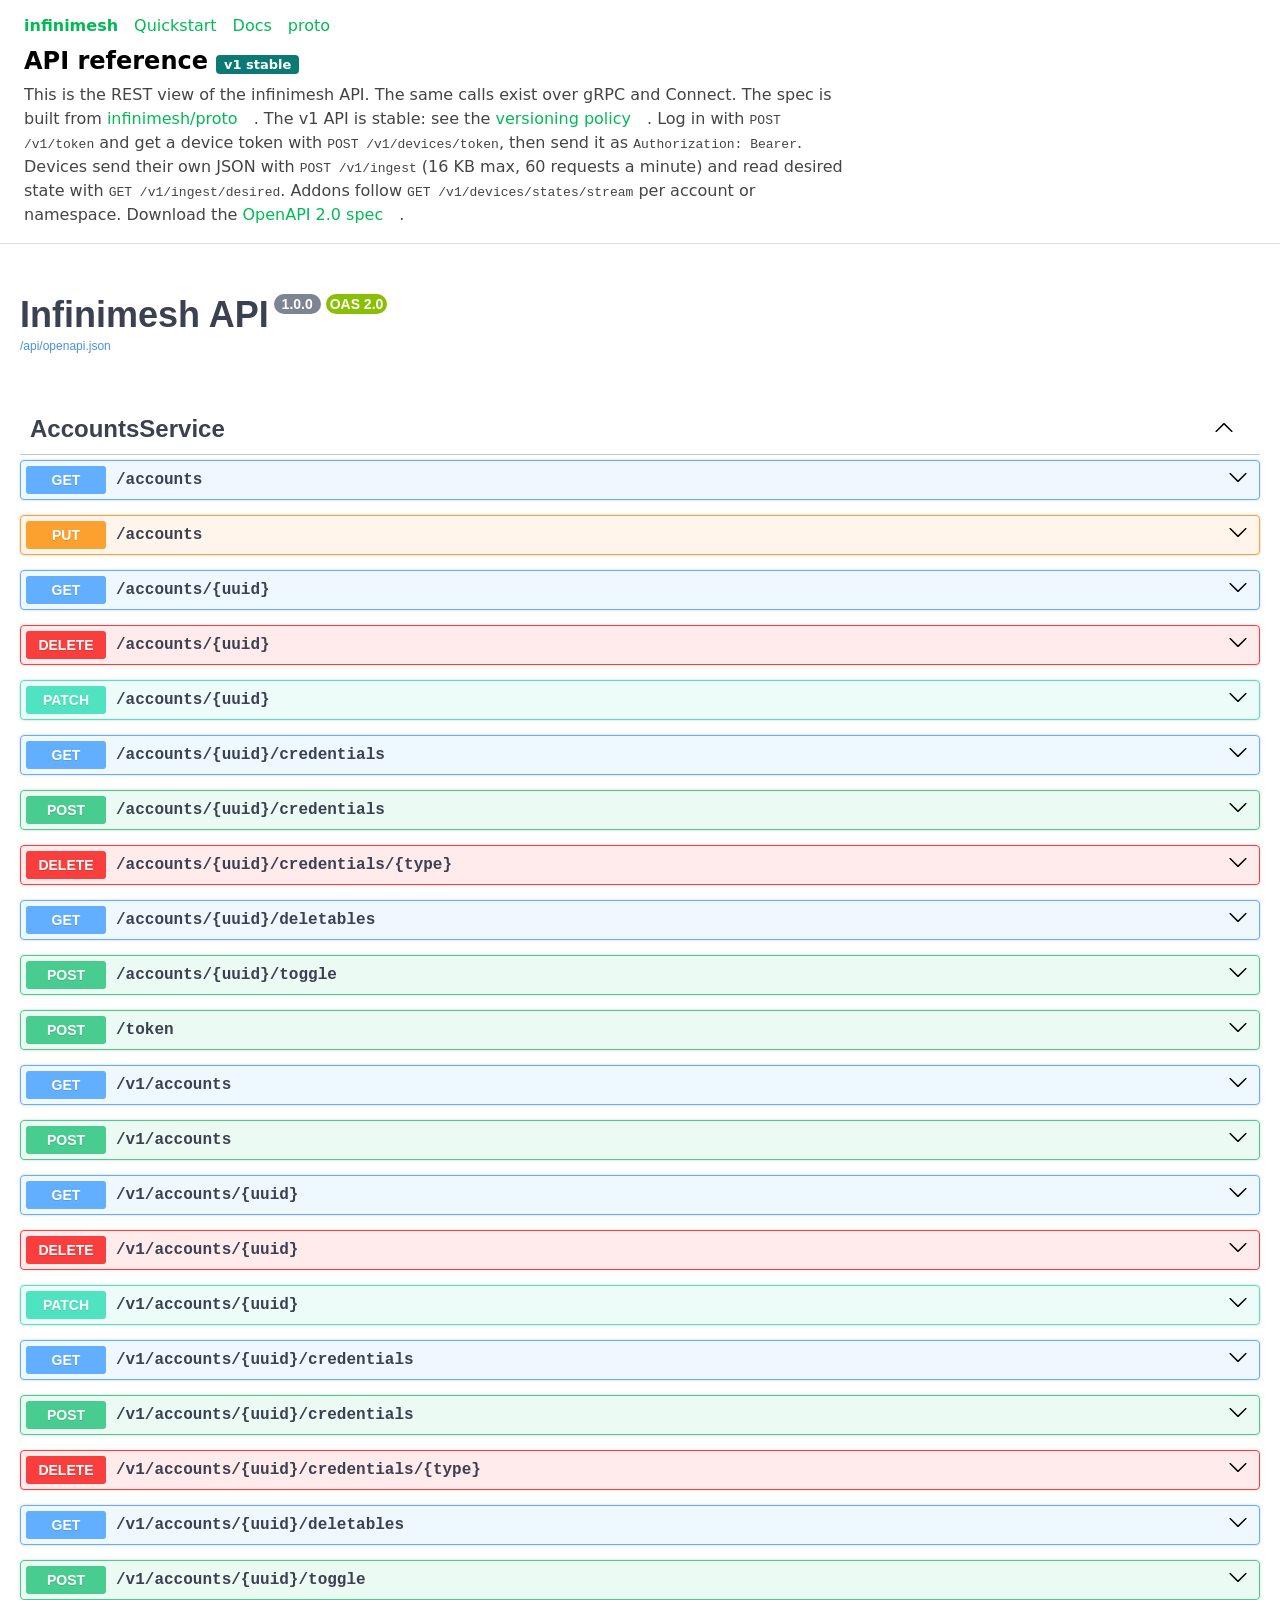
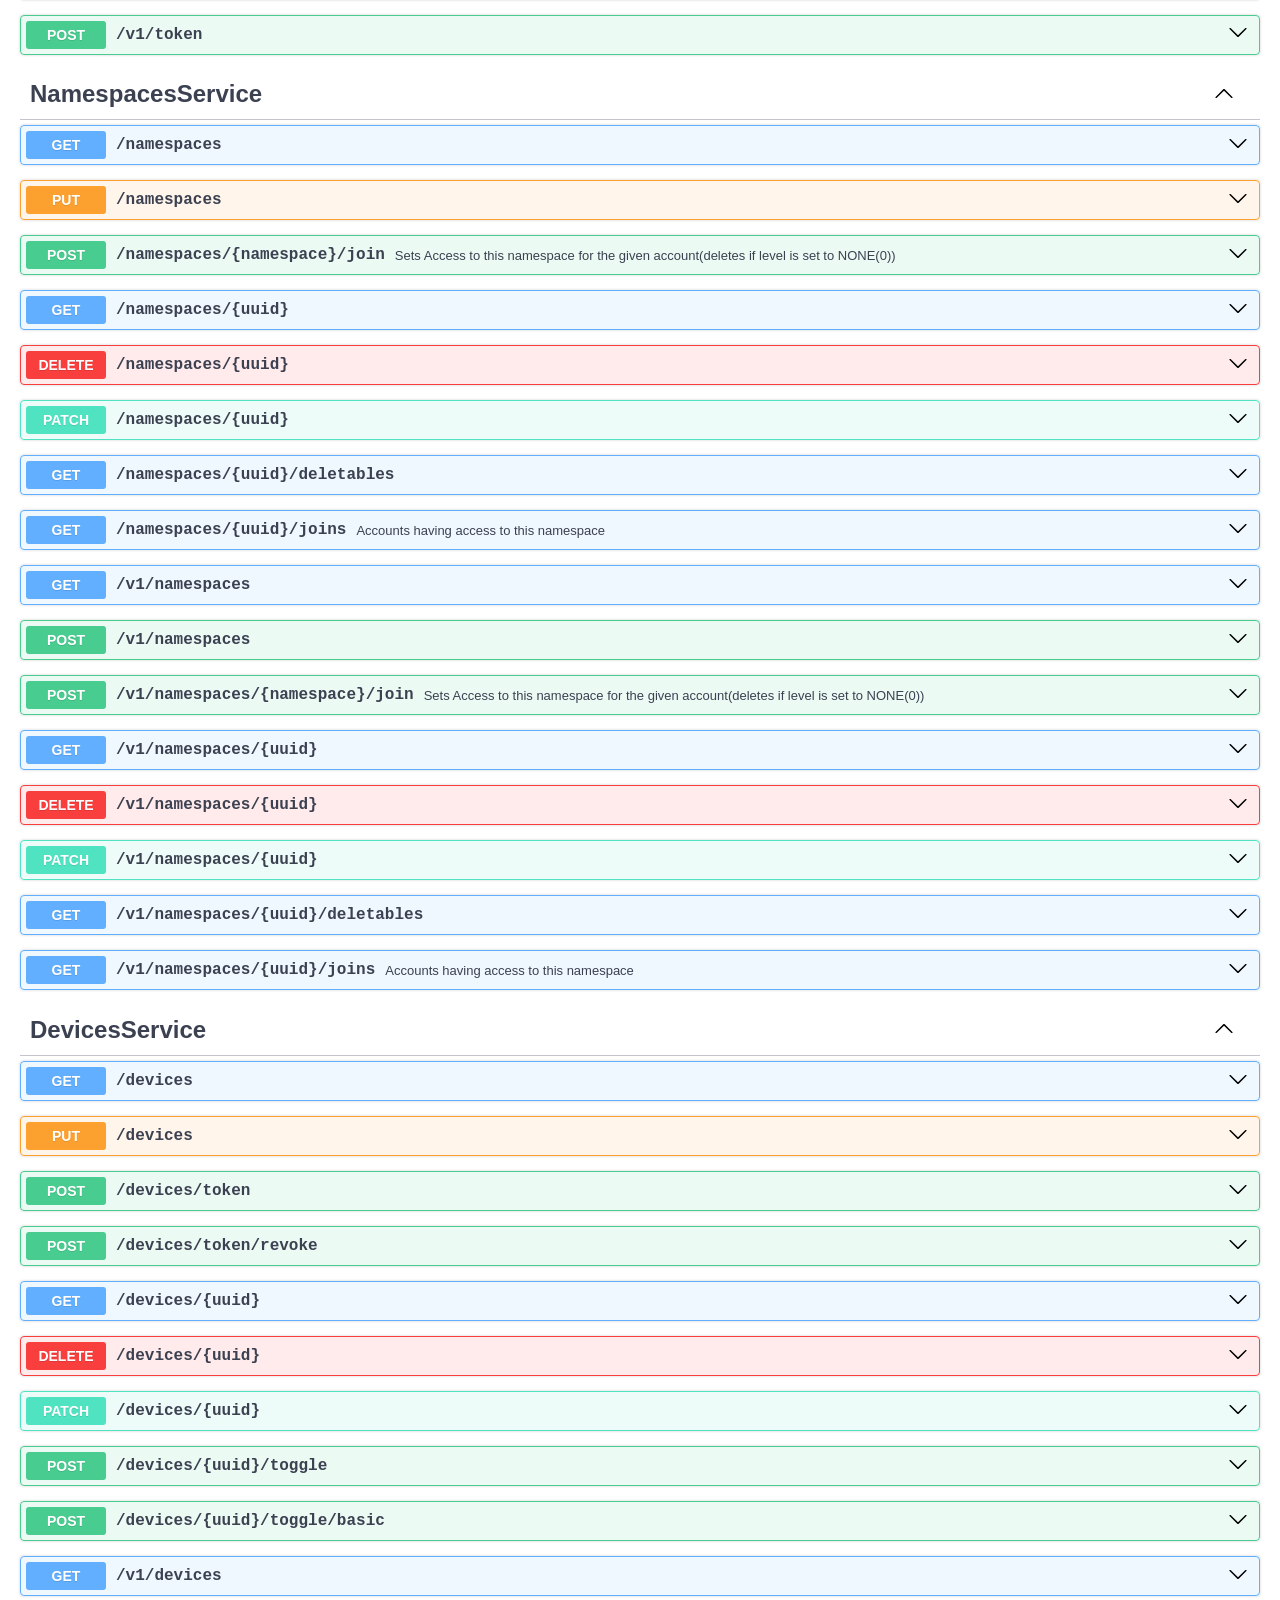
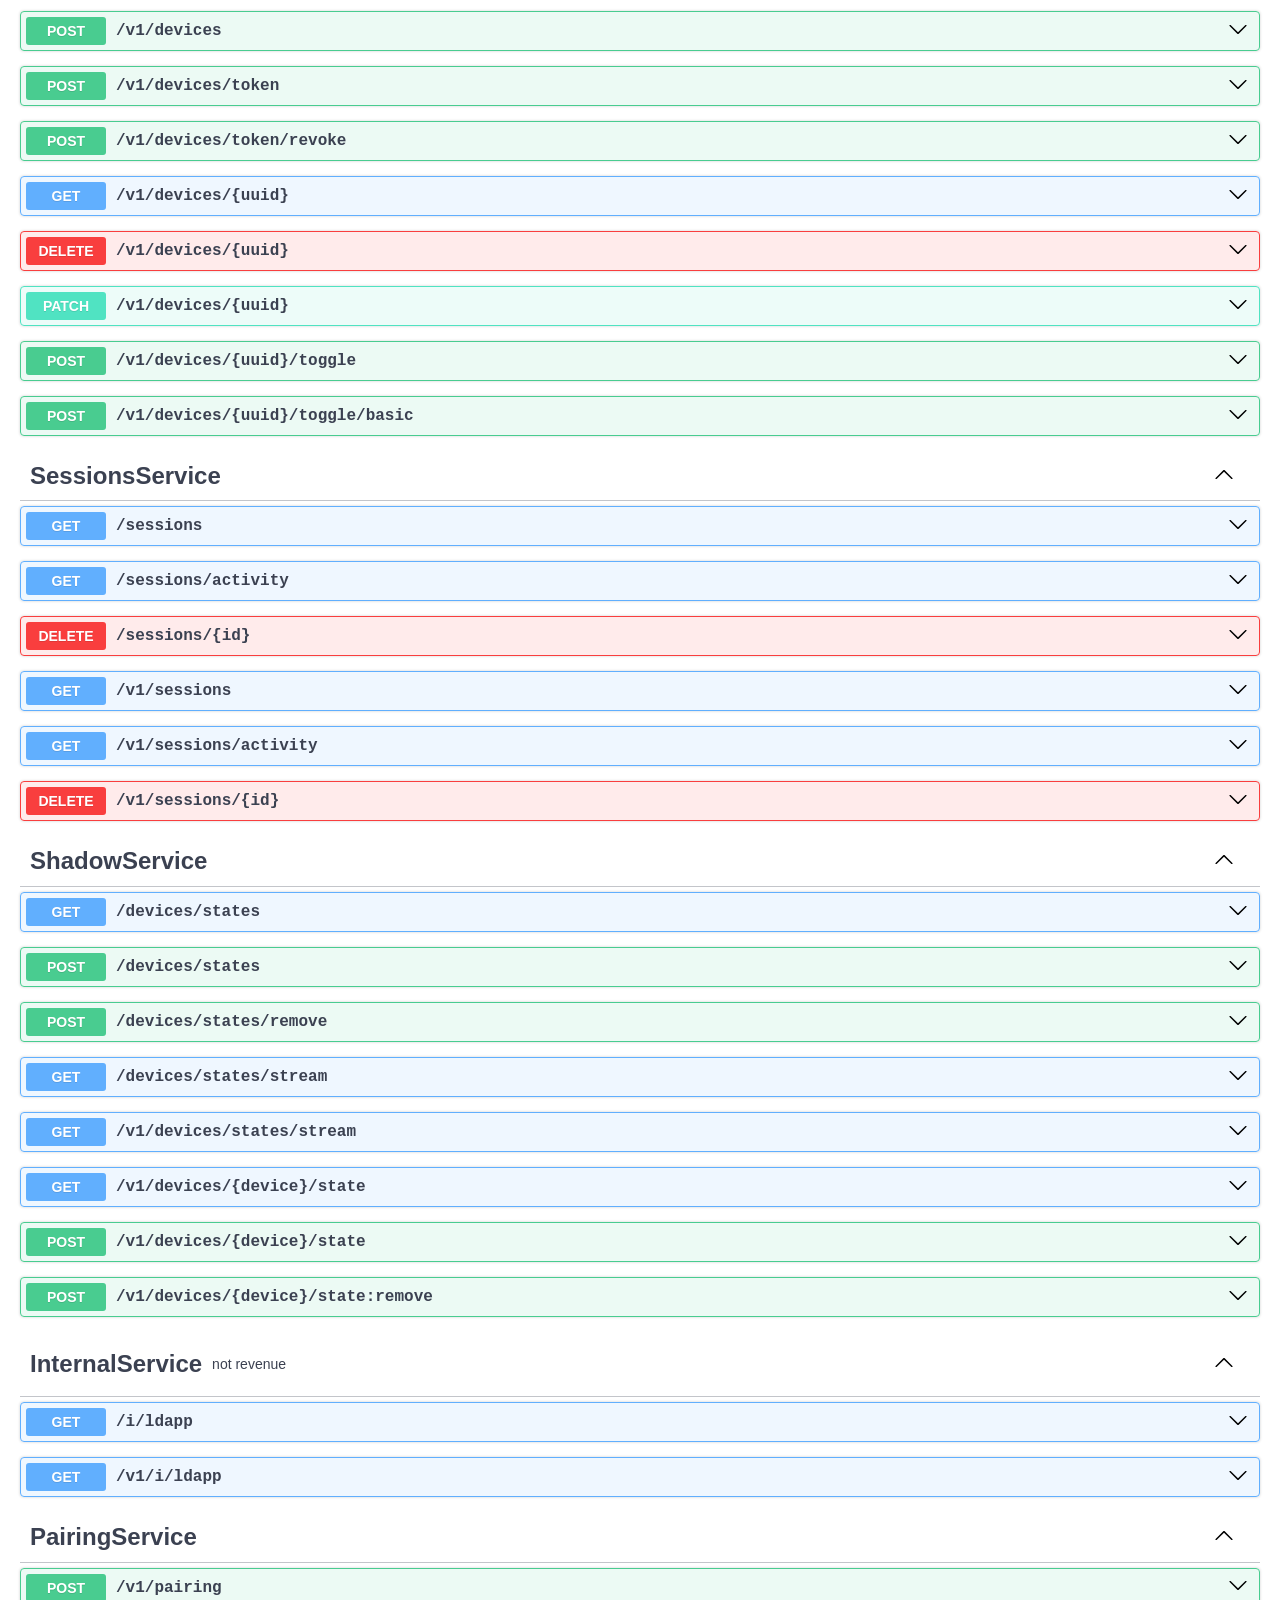
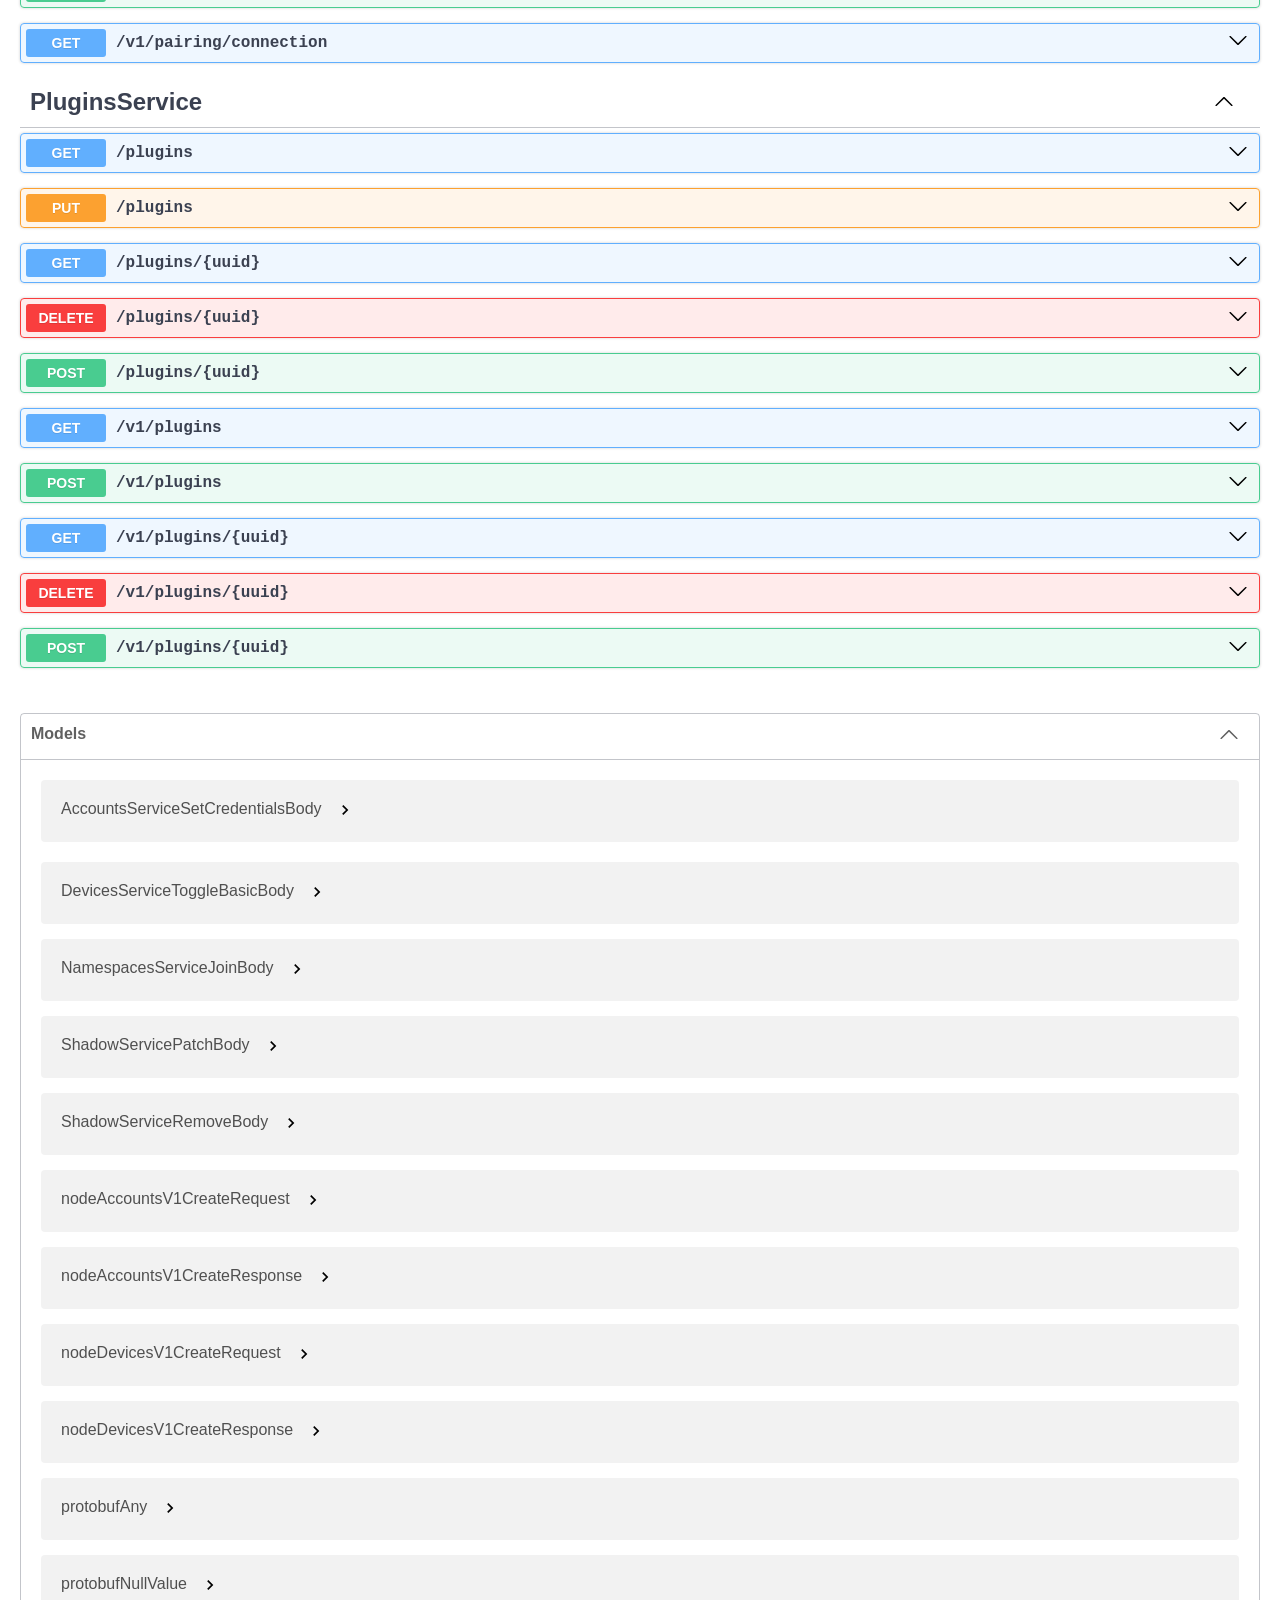
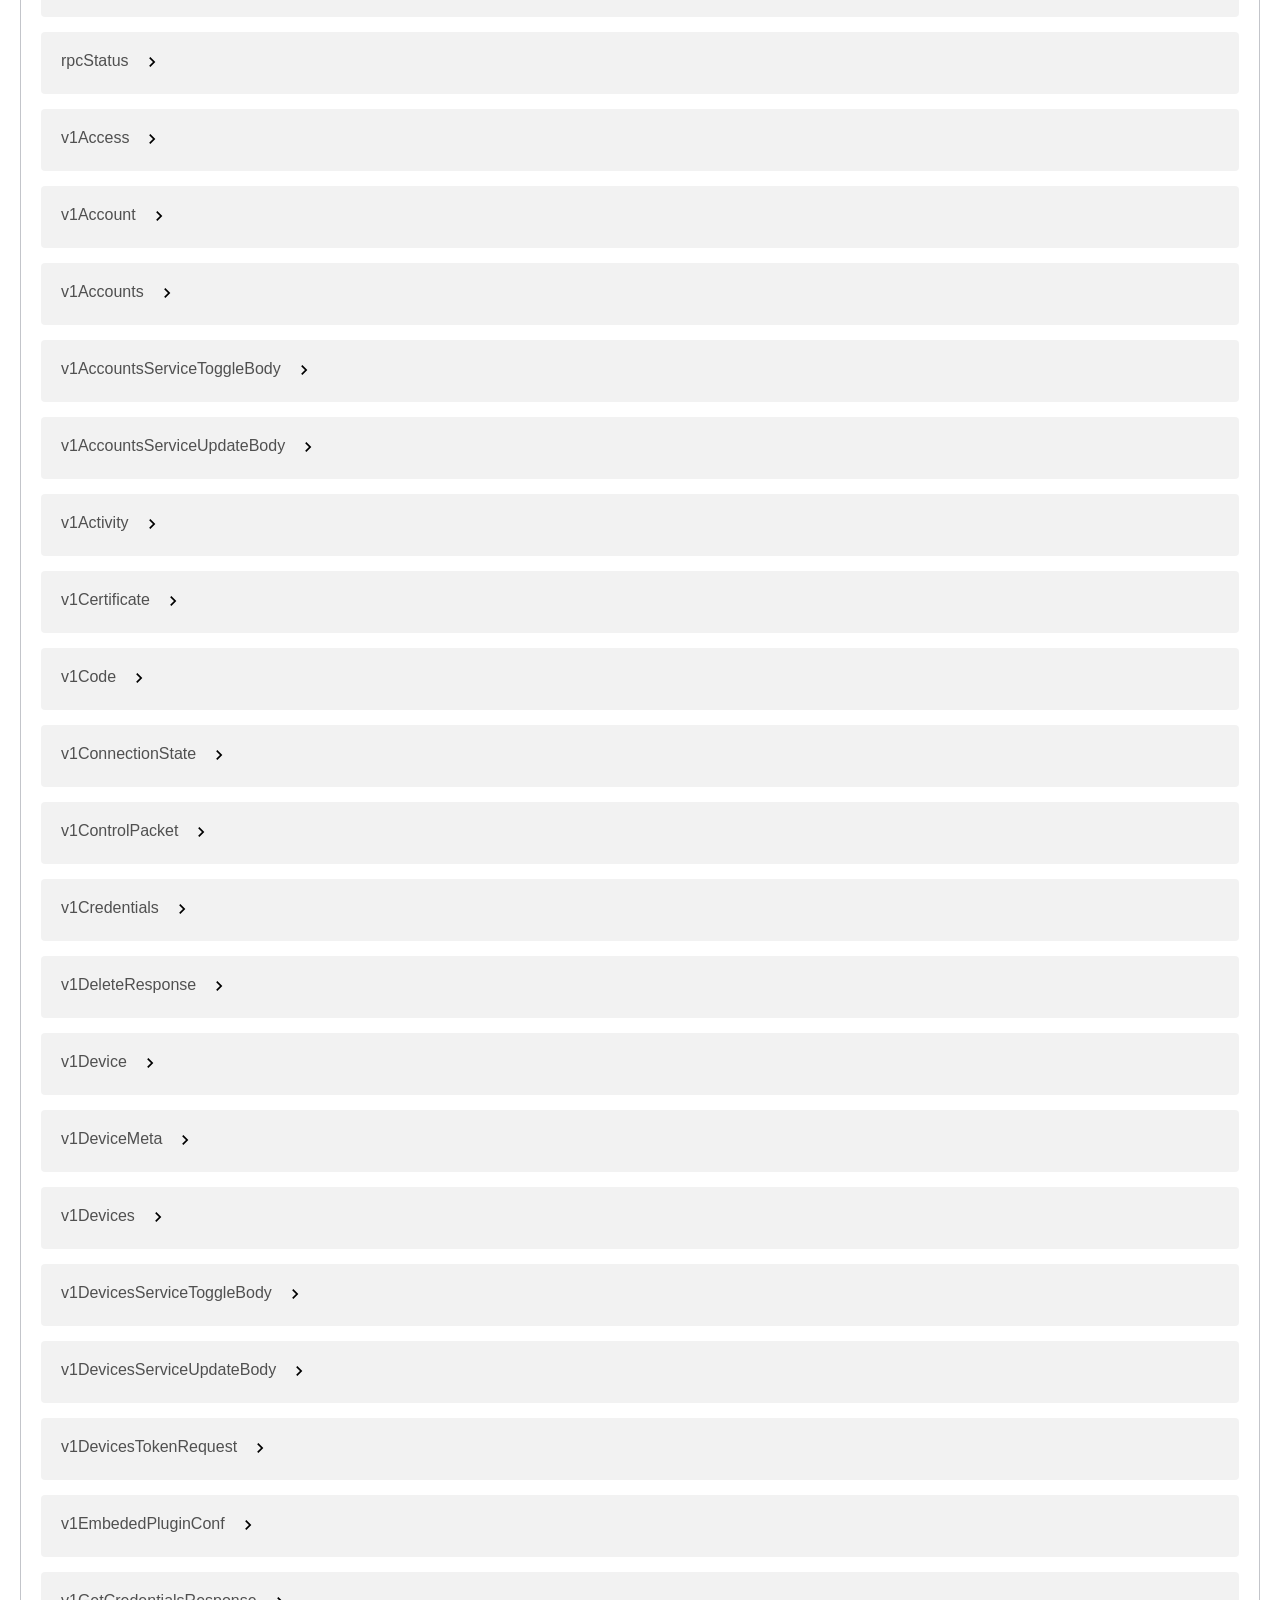
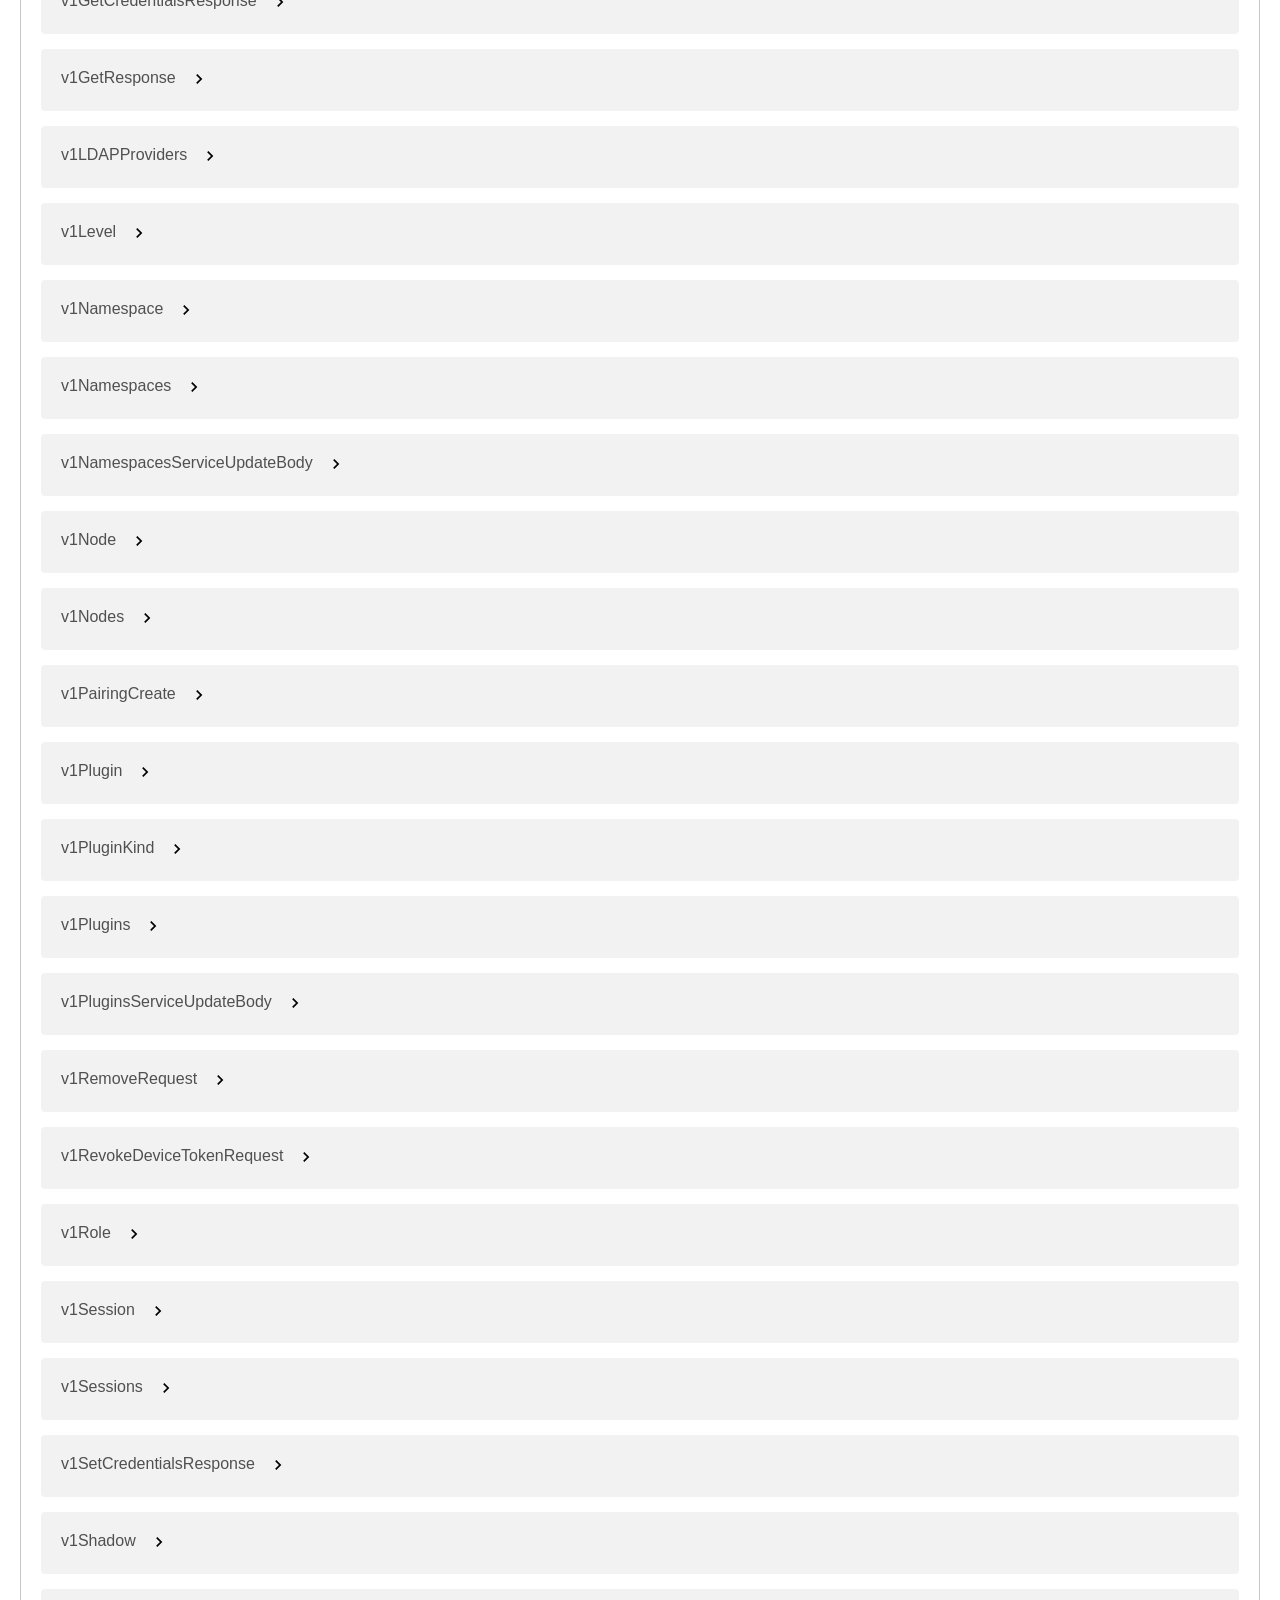
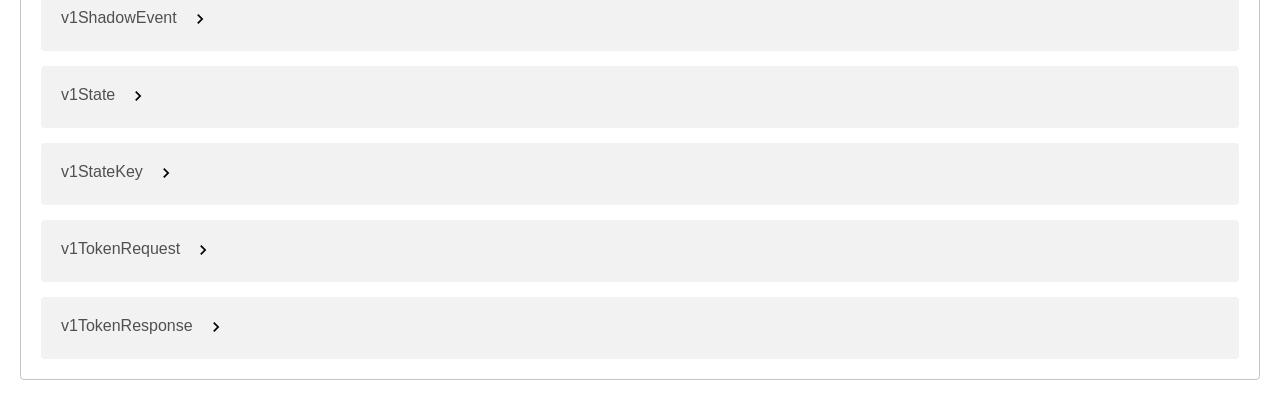
<file: api/index.html>
<!doctype html>
<html lang="en">
<head>
<meta charset="utf-8">
<meta name="viewport" content="width=device-width,initial-scale=1">
<title>infinimesh API reference (v1)</title>
<meta name="description" content="REST reference for the infinimesh API: accounts, namespaces, devices, device state, tokens and plugins. Generated from the proto schemas. Stable v1.">
<link rel="canonical" href="https://infinimesh.org/api/">
<link rel="icon" href="/favicon.png">
<link rel="stylesheet" href="/api/swagger-ui.css">
<style>body{margin:0;font-family:system-ui,sans-serif}.top{padding:16px 24px;border-bottom:1px solid #ddd}.top a{color:#0b5;text-decoration:none;margin-right:16px}.top p{margin:8px 0 0;color:#444;max-width:820px;line-height:1.5}.badge{background:#0b7a75;color:#fff;font-size:13px;padding:2px 8px;border-radius:4px;margin-left:8px}</style>
</head>
<body>
<div class="top">
<a href="/"><strong>infinimesh</strong></a><a href="/#start">Quickstart</a><a href="https://github.com/infinimesh/docs">Docs</a><a href="https://github.com/infinimesh/proto">proto</a>
<h1 style="font-size:24px;margin:12px 0 0">API reference<span class="badge">v1 stable</span></h1>
<p>This is the REST view of the infinimesh API. The same calls exist over gRPC and Connect. The spec is built from <a href="https://github.com/infinimesh/proto">infinimesh/proto</a>. The v1 API is stable: see the <a href="https://github.com/infinimesh/core/blob/main/docs/api-versioning.md">versioning policy</a>. Log in with <code>POST /v1/token</code> and get a device token with <code>POST /v1/devices/token</code>, then send it as <code>Authorization: Bearer</code>. Devices send their own JSON with <code>POST /v1/ingest</code> (16 KB max, 60 requests a minute) and read desired state with <code>GET /v1/ingest/desired</code>. Addons follow <code>GET /v1/devices/states/stream</code> per account or namespace. Download the <a href="/api/openapi.json">OpenAPI 2.0 spec</a>.</p>
</div>
<div id="swagger"></div>
<script src="/api/swagger-ui-bundle.js" defer></script>
<script src="/api/init.js" defer></script>
</body>
</html>
</file>
<file: api/swagger-ui.css>
.swagger-ui{color:#3b4151;container-name:swagger-ui;container-type:inline-size;/*! normalize.css v7.0.0 | MIT License | github.com/necolas/normalize.css */font-family:sans-serif}.swagger-ui html{line-height:1.15;-ms-text-size-adjust:100%;-webkit-text-size-adjust:100%}.swagger-ui body{margin:0}.swagger-ui article,.swagger-ui aside,.swagger-ui footer,.swagger-ui header,.swagger-ui nav,.swagger-ui section{display:block}.swagger-ui h1{font-size:2em;margin:.67em 0}.swagger-ui figcaption,.swagger-ui figure,.swagger-ui main{display:block}.swagger-ui figure{margin:1em 40px}.swagger-ui hr{box-sizing:content-box;height:0;overflow:visible}.swagger-ui pre{font-family:monospace,monospace;font-size:1em}.swagger-ui a{background-color:transparent;-webkit-text-decoration-skip:objects}.swagger-ui abbr[title]{border-bottom:none;text-decoration:underline;-webkit-text-decoration:underline dotted;text-decoration:underline dotted}.swagger-ui b,.swagger-ui strong{font-weight:inherit;font-weight:bolder}.swagger-ui code,.swagger-ui kbd,.swagger-ui samp{font-family:monospace,monospace;font-size:1em}.swagger-ui dfn{font-style:italic}.swagger-ui mark{background-color:#ff0;color:#000}.swagger-ui small{font-size:80%}.swagger-ui sub,.swagger-ui sup{font-size:75%;line-height:0;position:relative;vertical-align:baseline}.swagger-ui sub{bottom:-.25em}.swagger-ui sup{top:-.5em}.swagger-ui audio,.swagger-ui video{display:inline-block}.swagger-ui audio:not([controls]){display:none;height:0}.swagger-ui img{border-style:none}.swagger-ui svg:not(:root){overflow:hidden}.swagger-ui button,.swagger-ui input,.swagger-ui optgroup,.swagger-ui select,.swagger-ui textarea{font-family:sans-serif;font-size:100%;line-height:1.15;margin:0}.swagger-ui button,.swagger-ui input{overflow:visible}.swagger-ui button,.swagger-ui select{text-transform:none}.swagger-ui [type=reset],.swagger-ui [type=submit],.swagger-ui button,.swagger-ui html [type=button]{-webkit-appearance:button}.swagger-ui [type=button]::-moz-focus-inner,.swagger-ui [type=reset]::-moz-focus-inner,.swagger-ui [type=submit]::-moz-focus-inner,.swagger-ui button::-moz-focus-inner{border-style:none;padding:0}.swagger-ui [type=button]:-moz-focusring,.swagger-ui [type=reset]:-moz-focusring,.swagger-ui [type=submit]:-moz-focusring,.swagger-ui button:-moz-focusring{outline:1px dotted ButtonText}.swagger-ui fieldset{padding:.35em .75em .625em}.swagger-ui legend{box-sizing:border-box;color:inherit;display:table;max-width:100%;padding:0;white-space:normal}.swagger-ui progress{display:inline-block;vertical-align:baseline}.swagger-ui textarea{overflow:auto}.swagger-ui [type=checkbox],.swagger-ui [type=radio]{box-sizing:border-box;padding:0}.swagger-ui [type=number]::-webkit-inner-spin-button,.swagger-ui [type=number]::-webkit-outer-spin-button{height:auto}.swagger-ui [type=search]{-webkit-appearance:textfield;outline-offset:-2px}.swagger-ui [type=search]::-webkit-search-cancel-button,.swagger-ui [type=search]::-webkit-search-decoration{-webkit-appearance:none}.swagger-ui ::-webkit-file-upload-button{-webkit-appearance:button;font:inherit}.swagger-ui details,.swagger-ui menu{display:block}.swagger-ui summary{display:list-item}.swagger-ui canvas{display:inline-block}.swagger-ui [hidden],.swagger-ui template{display:none}.swagger-ui .debug *{outline:1px solid gold}.swagger-ui .debug-white *{outline:1px solid #fff}.swagger-ui .debug-black *{outline:1px solid #000}.swagger-ui .debug-grid{background:transparent url([data-uri]) repeat 0 0}.swagger-ui .debug-grid-16{background:transparent url([data-uri]) repeat 0 0}.swagger-ui .debug-grid-8-solid{background:#fff url([data-uri]) repeat 0 0}.swagger-ui .debug-grid-16-solid{background:#fff url([data-uri]) repeat 0 0}.swagger-ui .border-box,.swagger-ui a,.swagger-ui article,.swagger-ui body,.swagger-ui code,.swagger-ui dd,.swagger-ui div,.swagger-ui dl,.swagger-ui dt,.swagger-ui fieldset,.swagger-ui footer,.swagger-ui form,.swagger-ui h1,.swagger-ui h2,.swagger-ui h3,.swagger-ui h4,.swagger-ui h5,.swagger-ui h6,.swagger-ui header,.swagger-ui html,.swagger-ui input[type=email],.swagger-ui input[type=number],.swagger-ui input[type=password],.swagger-ui input[type=tel],.swagger-ui input[type=text],.swagger-ui input[type=url],.swagger-ui legend,.swagger-ui li,.swagger-ui main,.swagger-ui ol,.swagger-ui p,.swagger-ui pre,.swagger-ui section,.swagger-ui table,.swagger-ui td,.swagger-ui textarea,.swagger-ui th,.swagger-ui tr,.swagger-ui ul{box-sizing:border-box}.swagger-ui .aspect-ratio{height:0;position:relative}.swagger-ui .aspect-ratio--16x9{padding-bottom:56.25%}.swagger-ui .aspect-ratio--9x16{padding-bottom:177.77%}.swagger-ui .aspect-ratio--4x3{padding-bottom:75%}.swagger-ui .aspect-ratio--3x4{padding-bottom:133.33%}.swagger-ui .aspect-ratio--6x4{padding-bottom:66.6%}.swagger-ui .aspect-ratio--4x6{padding-bottom:150%}.swagger-ui .aspect-ratio--8x5{padding-bottom:62.5%}.swagger-ui .aspect-ratio--5x8{padding-bottom:160%}.swagger-ui .aspect-ratio--7x5{padding-bottom:71.42%}.swagger-ui .aspect-ratio--5x7{padding-bottom:140%}.swagger-ui .aspect-ratio--1x1{padding-bottom:100%}.swagger-ui .aspect-ratio--object{bottom:0;height:100%;left:0;position:absolute;right:0;top:0;width:100%;z-index:100}@media screen and (min-width:30em){.swagger-ui .aspect-ratio-ns{height:0;position:relative}.swagger-ui .aspect-ratio--16x9-ns{padding-bottom:56.25%}.swagger-ui .aspect-ratio--9x16-ns{padding-bottom:177.77%}.swagger-ui .aspect-ratio--4x3-ns{padding-bottom:75%}.swagger-ui .aspect-ratio--3x4-ns{padding-bottom:133.33%}.swagger-ui .aspect-ratio--6x4-ns{padding-bottom:66.6%}.swagger-ui .aspect-ratio--4x6-ns{padding-bottom:150%}.swagger-ui .aspect-ratio--8x5-ns{padding-bottom:62.5%}.swagger-ui .aspect-ratio--5x8-ns{padding-bottom:160%}.swagger-ui .aspect-ratio--7x5-ns{padding-bottom:71.42%}.swagger-ui .aspect-ratio--5x7-ns{padding-bottom:140%}.swagger-ui .aspect-ratio--1x1-ns{padding-bottom:100%}.swagger-ui .aspect-ratio--object-ns{bottom:0;height:100%;left:0;position:absolute;right:0;top:0;width:100%;z-index:100}}@media screen and (min-width:30em)and (max-width:60em){.swagger-ui .aspect-ratio-m{height:0;position:relative}.swagger-ui .aspect-ratio--16x9-m{padding-bottom:56.25%}.swagger-ui .aspect-ratio--9x16-m{padding-bottom:177.77%}.swagger-ui .aspect-ratio--4x3-m{padding-bottom:75%}.swagger-ui .aspect-ratio--3x4-m{padding-bottom:133.33%}.swagger-ui .aspect-ratio--6x4-m{padding-bottom:66.6%}.swagger-ui .aspect-ratio--4x6-m{padding-bottom:150%}.swagger-ui .aspect-ratio--8x5-m{padding-bottom:62.5%}.swagger-ui .aspect-ratio--5x8-m{padding-bottom:160%}.swagger-ui .aspect-ratio--7x5-m{padding-bottom:71.42%}.swagger-ui .aspect-ratio--5x7-m{padding-bottom:140%}.swagger-ui .aspect-ratio--1x1-m{padding-bottom:100%}.swagger-ui .aspect-ratio--object-m{bottom:0;height:100%;left:0;position:absolute;right:0;top:0;width:100%;z-index:100}}@media screen and (min-width:60em){.swagger-ui .aspect-ratio-l{height:0;position:relative}.swagger-ui .aspect-ratio--16x9-l{padding-bottom:56.25%}.swagger-ui .aspect-ratio--9x16-l{padding-bottom:177.77%}.swagger-ui .aspect-ratio--4x3-l{padding-bottom:75%}.swagger-ui .aspect-ratio--3x4-l{padding-bottom:133.33%}.swagger-ui .aspect-ratio--6x4-l{padding-bottom:66.6%}.swagger-ui .aspect-ratio--4x6-l{padding-bottom:150%}.swagger-ui .aspect-ratio--8x5-l{padding-bottom:62.5%}.swagger-ui .aspect-ratio--5x8-l{padding-bottom:160%}.swagger-ui .aspect-ratio--7x5-l{padding-bottom:71.42%}.swagger-ui .aspect-ratio--5x7-l{padding-bottom:140%}.swagger-ui .aspect-ratio--1x1-l{padding-bottom:100%}.swagger-ui .aspect-ratio--object-l{bottom:0;height:100%;left:0;position:absolute;right:0;top:0;width:100%;z-index:100}}.swagger-ui img{max-width:100%}.swagger-ui .cover{background-size:cover!important}.swagger-ui .contain{background-size:contain!important}@media screen and (min-width:30em){.swagger-ui .cover-ns{background-size:cover!important}.swagger-ui .contain-ns{background-size:contain!important}}@media screen and (min-width:30em)and (max-width:60em){.swagger-ui .cover-m{background-size:cover!important}.swagger-ui .contain-m{background-size:contain!important}}@media screen and (min-width:60em){.swagger-ui .cover-l{background-size:cover!important}.swagger-ui .contain-l{background-size:contain!important}}.swagger-ui .bg-center{background-position:50%;background-repeat:no-repeat}.swagger-ui .bg-top{background-position:top;background-repeat:no-repeat}.swagger-ui .bg-right{background-position:100%;background-repeat:no-repeat}.swagger-ui .bg-bottom{background-position:bottom;background-repeat:no-repeat}.swagger-ui .bg-left{background-position:0;background-repeat:no-repeat}@media screen and (min-width:30em){.swagger-ui .bg-center-ns{background-position:50%;background-repeat:no-repeat}.swagger-ui .bg-top-ns{background-position:top;background-repeat:no-repeat}.swagger-ui .bg-right-ns{background-position:100%;background-repeat:no-repeat}.swagger-ui .bg-bottom-ns{background-position:bottom;background-repeat:no-repeat}.swagger-ui .bg-left-ns{background-position:0;background-repeat:no-repeat}}@media screen and (min-width:30em)and (max-width:60em){.swagger-ui .bg-center-m{background-position:50%;background-repeat:no-repeat}.swagger-ui .bg-top-m{background-position:top;background-repeat:no-repeat}.swagger-ui .bg-right-m{background-position:100%;background-repeat:no-repeat}.swagger-ui .bg-bottom-m{background-position:bottom;background-repeat:no-repeat}.swagger-ui .bg-left-m{background-position:0;background-repeat:no-repeat}}@media screen and (min-width:60em){.swagger-ui .bg-center-l{background-position:50%;background-repeat:no-repeat}.swagger-ui .bg-top-l{background-position:top;background-repeat:no-repeat}.swagger-ui .bg-right-l{background-position:100%;background-repeat:no-repeat}.swagger-ui .bg-bottom-l{background-position:bottom;background-repeat:no-repeat}.swagger-ui .bg-left-l{background-position:0;background-repeat:no-repeat}}.swagger-ui .outline{outline:1px solid}.swagger-ui .outline-transparent{outline:1px solid transparent}.swagger-ui .outline-0{outline:0}@media screen and (min-width:30em){.swagger-ui .outline-ns{outline:1px solid}.swagger-ui .outline-transparent-ns{outline:1px solid transparent}.swagger-ui .outline-0-ns{outline:0}}@media screen and (min-width:30em)and (max-width:60em){.swagger-ui .outline-m{outline:1px solid}.swagger-ui .outline-transparent-m{outline:1px solid transparent}.swagger-ui .outline-0-m{outline:0}}@media screen and (min-width:60em){.swagger-ui .outline-l{outline:1px solid}.swagger-ui .outline-transparent-l{outline:1px solid transparent}.swagger-ui .outline-0-l{outline:0}}.swagger-ui .ba{border-style:solid;border-width:1px}.swagger-ui .bt{border-top-style:solid;border-top-width:1px}.swagger-ui .br{border-right-style:solid;border-right-width:1px}.swagger-ui .bb{border-bottom-style:solid;border-bottom-width:1px}.swagger-ui .bl{border-left-style:solid;border-left-width:1px}.swagger-ui .bn{border-style:none;border-width:0}@media screen and (min-width:30em){.swagger-ui .ba-ns{border-style:solid;border-width:1px}.swagger-ui .bt-ns{border-top-style:solid;border-top-width:1px}.swagger-ui .br-ns{border-right-style:solid;border-right-width:1px}.swagger-ui .bb-ns{border-bottom-style:solid;border-bottom-width:1px}.swagger-ui .bl-ns{border-left-style:solid;border-left-width:1px}.swagger-ui .bn-ns{border-style:none;border-width:0}}@media screen and (min-width:30em)and (max-width:60em){.swagger-ui .ba-m{border-style:solid;border-width:1px}.swagger-ui .bt-m{border-top-style:solid;border-top-width:1px}.swagger-ui .br-m{border-right-style:solid;border-right-width:1px}.swagger-ui .bb-m{border-bottom-style:solid;border-bottom-width:1px}.swagger-ui .bl-m{border-left-style:solid;border-left-width:1px}.swagger-ui .bn-m{border-style:none;border-width:0}}@media screen and (min-width:60em){.swagger-ui .ba-l{border-style:solid;border-width:1px}.swagger-ui .bt-l{border-top-style:solid;border-top-width:1px}.swagger-ui .br-l{border-right-style:solid;border-right-width:1px}.swagger-ui .bb-l{border-bottom-style:solid;border-bottom-width:1px}.swagger-ui .bl-l{border-left-style:solid;border-left-width:1px}.swagger-ui .bn-l{border-style:none;border-width:0}}.swagger-ui .b--black{border-color:#000}.swagger-ui .b--near-black{border-color:#111}.swagger-ui .b--dark-gray{border-color:#333}.swagger-ui .b--mid-gray{border-color:#555}.swagger-ui .b--gray{border-color:#777}.swagger-ui .b--silver{border-color:#999}.swagger-ui .b--light-silver{border-color:#aaa}.swagger-ui .b--moon-gray{border-color:#ccc}.swagger-ui .b--light-gray{border-color:#eee}.swagger-ui .b--near-white{border-color:#f4f4f4}.swagger-ui .b--white{border-color:#fff}.swagger-ui .b--white-90{border-color:hsla(0,0%,100%,.9)}.swagger-ui .b--white-80{border-color:hsla(0,0%,100%,.8)}.swagger-ui .b--white-70{border-color:hsla(0,0%,100%,.7)}.swagger-ui .b--white-60{border-color:hsla(0,0%,100%,.6)}.swagger-ui .b--white-50{border-color:hsla(0,0%,100%,.5)}.swagger-ui .b--white-40{border-color:hsla(0,0%,100%,.4)}.swagger-ui .b--white-30{border-color:hsla(0,0%,100%,.3)}.swagger-ui .b--white-20{border-color:hsla(0,0%,100%,.2)}.swagger-ui .b--white-10{border-color:hsla(0,0%,100%,.1)}.swagger-ui .b--white-05{border-color:hsla(0,0%,100%,.05)}.swagger-ui .b--white-025{border-color:hsla(0,0%,100%,.025)}.swagger-ui .b--white-0125{border-color:hsla(0,0%,100%,.013)}.swagger-ui .b--black-90{border-color:rgba(0,0,0,.9)}.swagger-ui .b--black-80{border-color:rgba(0,0,0,.8)}.swagger-ui .b--black-70{border-color:rgba(0,0,0,.7)}.swagger-ui .b--black-60{border-color:rgba(0,0,0,.6)}.swagger-ui .b--black-50{border-color:rgba(0,0,0,.5)}.swagger-ui .b--black-40{border-color:rgba(0,0,0,.4)}.swagger-ui .b--black-30{border-color:rgba(0,0,0,.3)}.swagger-ui .b--black-20{border-color:rgba(0,0,0,.2)}.swagger-ui .b--black-10{border-color:rgba(0,0,0,.1)}.swagger-ui .b--black-05{border-color:rgba(0,0,0,.05)}.swagger-ui .b--black-025{border-color:rgba(0,0,0,.025)}.swagger-ui .b--black-0125{border-color:rgba(0,0,0,.013)}.swagger-ui .b--dark-red{border-color:#e7040f}.swagger-ui .b--red{border-color:#ff4136}.swagger-ui .b--light-red{border-color:#ff725c}.swagger-ui .b--orange{border-color:#ff6300}.swagger-ui .b--gold{border-color:#ffb700}.swagger-ui .b--yellow{border-color:gold}.swagger-ui .b--light-yellow{border-color:#fbf1a9}.swagger-ui .b--purple{border-color:#5e2ca5}.swagger-ui .b--light-purple{border-color:#a463f2}.swagger-ui .b--dark-pink{border-color:#d5008f}.swagger-ui .b--hot-pink{border-color:#ff41b4}.swagger-ui .b--pink{border-color:#ff80cc}.swagger-ui .b--light-pink{border-color:#ffa3d7}.swagger-ui .b--dark-green{border-color:#137752}.swagger-ui .b--green{border-color:#19a974}.swagger-ui .b--light-green{border-color:#9eebcf}.swagger-ui .b--navy{border-color:#001b44}.swagger-ui .b--dark-blue{border-color:#00449e}.swagger-ui .b--blue{border-color:#357edd}.swagger-ui .b--light-blue{border-color:#96ccff}.swagger-ui .b--lightest-blue{border-color:#cdecff}.swagger-ui .b--washed-blue{border-color:#f6fffe}.swagger-ui .b--washed-green{border-color:#e8fdf5}.swagger-ui .b--washed-yellow{border-color:#fffceb}.swagger-ui .b--washed-red{border-color:#ffdfdf}.swagger-ui .b--transparent{border-color:transparent}.swagger-ui .b--inherit{border-color:inherit}.swagger-ui .br0{border-radius:0}.swagger-ui .br1{border-radius:.125rem}.swagger-ui .br2{border-radius:.25rem}.swagger-ui .br3{border-radius:.5rem}.swagger-ui .br4{border-radius:1rem}.swagger-ui .br-100{border-radius:100%}.swagger-ui .br-pill{border-radius:9999px}.swagger-ui .br--bottom{border-top-left-radius:0;border-top-right-radius:0}.swagger-ui .br--top{border-bottom-left-radius:0;border-bottom-right-radius:0}.swagger-ui .br--right{border-bottom-left-radius:0;border-top-left-radius:0}.swagger-ui .br--left{border-bottom-right-radius:0;border-top-right-radius:0}@media screen and (min-width:30em){.swagger-ui .br0-ns{border-radius:0}.swagger-ui .br1-ns{border-radius:.125rem}.swagger-ui .br2-ns{border-radius:.25rem}.swagger-ui .br3-ns{border-radius:.5rem}.swagger-ui .br4-ns{border-radius:1rem}.swagger-ui .br-100-ns{border-radius:100%}.swagger-ui .br-pill-ns{border-radius:9999px}.swagger-ui .br--bottom-ns{border-top-left-radius:0;border-top-right-radius:0}.swagger-ui .br--top-ns{border-bottom-left-radius:0;border-bottom-right-radius:0}.swagger-ui .br--right-ns{border-bottom-left-radius:0;border-top-left-radius:0}.swagger-ui .br--left-ns{border-bottom-right-radius:0;border-top-right-radius:0}}@media screen and (min-width:30em)and (max-width:60em){.swagger-ui .br0-m{border-radius:0}.swagger-ui .br1-m{border-radius:.125rem}.swagger-ui .br2-m{border-radius:.25rem}.swagger-ui .br3-m{border-radius:.5rem}.swagger-ui .br4-m{border-radius:1rem}.swagger-ui .br-100-m{border-radius:100%}.swagger-ui .br-pill-m{border-radius:9999px}.swagger-ui .br--bottom-m{border-top-left-radius:0;border-top-right-radius:0}.swagger-ui .br--top-m{border-bottom-left-radius:0;border-bottom-right-radius:0}.swagger-ui .br--right-m{border-bottom-left-radius:0;border-top-left-radius:0}.swagger-ui .br--left-m{border-bottom-right-radius:0;border-top-right-radius:0}}@media screen and (min-width:60em){.swagger-ui .br0-l{border-radius:0}.swagger-ui .br1-l{border-radius:.125rem}.swagger-ui .br2-l{border-radius:.25rem}.swagger-ui .br3-l{border-radius:.5rem}.swagger-ui .br4-l{border-radius:1rem}.swagger-ui .br-100-l{border-radius:100%}.swagger-ui .br-pill-l{border-radius:9999px}.swagger-ui .br--bottom-l{border-top-left-radius:0;border-top-right-radius:0}.swagger-ui .br--top-l{border-bottom-left-radius:0;border-bottom-right-radius:0}.swagger-ui .br--right-l{border-bottom-left-radius:0;border-top-left-radius:0}.swagger-ui .br--left-l{border-bottom-right-radius:0;border-top-right-radius:0}}.swagger-ui .b--dotted{border-style:dotted}.swagger-ui .b--dashed{border-style:dashed}.swagger-ui .b--solid{border-style:solid}.swagger-ui .b--none{border-style:none}@media screen and (min-width:30em){.swagger-ui .b--dotted-ns{border-style:dotted}.swagger-ui .b--dashed-ns{border-style:dashed}.swagger-ui .b--solid-ns{border-style:solid}.swagger-ui .b--none-ns{border-style:none}}@media screen and (min-width:30em)and (max-width:60em){.swagger-ui .b--dotted-m{border-style:dotted}.swagger-ui .b--dashed-m{border-style:dashed}.swagger-ui .b--solid-m{border-style:solid}.swagger-ui .b--none-m{border-style:none}}@media screen and (min-width:60em){.swagger-ui .b--dotted-l{border-style:dotted}.swagger-ui .b--dashed-l{border-style:dashed}.swagger-ui .b--solid-l{border-style:solid}.swagger-ui .b--none-l{border-style:none}}.swagger-ui .bw0{border-width:0}.swagger-ui .bw1{border-width:.125rem}.swagger-ui .bw2{border-width:.25rem}.swagger-ui .bw3{border-width:.5rem}.swagger-ui .bw4{border-width:1rem}.swagger-ui .bw5{border-width:2rem}.swagger-ui .bt-0{border-top-width:0}.swagger-ui .br-0{border-right-width:0}.swagger-ui .bb-0{border-bottom-width:0}.swagger-ui .bl-0{border-left-width:0}@media screen and (min-width:30em){.swagger-ui .bw0-ns{border-width:0}.swagger-ui .bw1-ns{border-width:.125rem}.swagger-ui .bw2-ns{border-width:.25rem}.swagger-ui .bw3-ns{border-width:.5rem}.swagger-ui .bw4-ns{border-width:1rem}.swagger-ui .bw5-ns{border-width:2rem}.swagger-ui .bt-0-ns{border-top-width:0}.swagger-ui .br-0-ns{border-right-width:0}.swagger-ui .bb-0-ns{border-bottom-width:0}.swagger-ui .bl-0-ns{border-left-width:0}}@media screen and (min-width:30em)and (max-width:60em){.swagger-ui .bw0-m{border-width:0}.swagger-ui .bw1-m{border-width:.125rem}.swagger-ui .bw2-m{border-width:.25rem}.swagger-ui .bw3-m{border-width:.5rem}.swagger-ui .bw4-m{border-width:1rem}.swagger-ui .bw5-m{border-width:2rem}.swagger-ui .bt-0-m{border-top-width:0}.swagger-ui .br-0-m{border-right-width:0}.swagger-ui .bb-0-m{border-bottom-width:0}.swagger-ui .bl-0-m{border-left-width:0}}@media screen and (min-width:60em){.swagger-ui .bw0-l{border-width:0}.swagger-ui .bw1-l{border-width:.125rem}.swagger-ui .bw2-l{border-width:.25rem}.swagger-ui .bw3-l{border-width:.5rem}.swagger-ui .bw4-l{border-width:1rem}.swagger-ui .bw5-l{border-width:2rem}.swagger-ui .bt-0-l{border-top-width:0}.swagger-ui .br-0-l{border-right-width:0}.swagger-ui .bb-0-l{border-bottom-width:0}.swagger-ui .bl-0-l{border-left-width:0}}.swagger-ui .shadow-1{box-shadow:0 0 4px 2px rgba(0,0,0,.2)}.swagger-ui .shadow-2{box-shadow:0 0 8px 2px rgba(0,0,0,.2)}.swagger-ui .shadow-3{box-shadow:2px 2px 4px 2px rgba(0,0,0,.2)}.swagger-ui .shadow-4{box-shadow:2px 2px 8px 0 rgba(0,0,0,.2)}.swagger-ui .shadow-5{box-shadow:4px 4px 8px 0 rgba(0,0,0,.2)}@media screen and (min-width:30em){.swagger-ui .shadow-1-ns{box-shadow:0 0 4px 2px rgba(0,0,0,.2)}.swagger-ui .shadow-2-ns{box-shadow:0 0 8px 2px rgba(0,0,0,.2)}.swagger-ui .shadow-3-ns{box-shadow:2px 2px 4px 2px rgba(0,0,0,.2)}.swagger-ui .shadow-4-ns{box-shadow:2px 2px 8px 0 rgba(0,0,0,.2)}.swagger-ui .shadow-5-ns{box-shadow:4px 4px 8px 0 rgba(0,0,0,.2)}}@media screen and (min-width:30em)and (max-width:60em){.swagger-ui .shadow-1-m{box-shadow:0 0 4px 2px rgba(0,0,0,.2)}.swagger-ui .shadow-2-m{box-shadow:0 0 8px 2px rgba(0,0,0,.2)}.swagger-ui .shadow-3-m{box-shadow:2px 2px 4px 2px rgba(0,0,0,.2)}.swagger-ui .shadow-4-m{box-shadow:2px 2px 8px 0 rgba(0,0,0,.2)}.swagger-ui .shadow-5-m{box-shadow:4px 4px 8px 0 rgba(0,0,0,.2)}}@media screen and (min-width:60em){.swagger-ui .shadow-1-l{box-shadow:0 0 4px 2px rgba(0,0,0,.2)}.swagger-ui .shadow-2-l{box-shadow:0 0 8px 2px rgba(0,0,0,.2)}.swagger-ui .shadow-3-l{box-shadow:2px 2px 4px 2px rgba(0,0,0,.2)}.swagger-ui .shadow-4-l{box-shadow:2px 2px 8px 0 rgba(0,0,0,.2)}.swagger-ui .shadow-5-l{box-shadow:4px 4px 8px 0 rgba(0,0,0,.2)}}.swagger-ui .pre{overflow-x:auto;overflow-y:hidden;overflow:scroll}.swagger-ui .top-0{top:0}.swagger-ui .right-0{right:0}.swagger-ui .bottom-0{bottom:0}.swagger-ui .left-0{left:0}.swagger-ui .top-1{top:1rem}.swagger-ui .right-1{right:1rem}.swagger-ui .bottom-1{bottom:1rem}.swagger-ui .left-1{left:1rem}.swagger-ui .top-2{top:2rem}.swagger-ui .right-2{right:2rem}.swagger-ui .bottom-2{bottom:2rem}.swagger-ui .left-2{left:2rem}.swagger-ui .top--1{top:-1rem}.swagger-ui .right--1{right:-1rem}.swagger-ui .bottom--1{bottom:-1rem}.swagger-ui .left--1{left:-1rem}.swagger-ui .top--2{top:-2rem}.swagger-ui .right--2{right:-2rem}.swagger-ui .bottom--2{bottom:-2rem}.swagger-ui .left--2{left:-2rem}.swagger-ui .absolute--fill{bottom:0;left:0;right:0;top:0}@media screen and (min-width:30em){.swagger-ui .top-0-ns{top:0}.swagger-ui .left-0-ns{left:0}.swagger-ui .right-0-ns{right:0}.swagger-ui .bottom-0-ns{bottom:0}.swagger-ui .top-1-ns{top:1rem}.swagger-ui .left-1-ns{left:1rem}.swagger-ui .right-1-ns{right:1rem}.swagger-ui .bottom-1-ns{bottom:1rem}.swagger-ui .top-2-ns{top:2rem}.swagger-ui .left-2-ns{left:2rem}.swagger-ui .right-2-ns{right:2rem}.swagger-ui .bottom-2-ns{bottom:2rem}.swagger-ui .top--1-ns{top:-1rem}.swagger-ui .right--1-ns{right:-1rem}.swagger-ui .bottom--1-ns{bottom:-1rem}.swagger-ui .left--1-ns{left:-1rem}.swagger-ui .top--2-ns{top:-2rem}.swagger-ui .right--2-ns{right:-2rem}.swagger-ui .bottom--2-ns{bottom:-2rem}.swagger-ui .left--2-ns{left:-2rem}.swagger-ui .absolute--fill-ns{bottom:0;left:0;right:0;top:0}}@media screen and (min-width:30em)and (max-width:60em){.swagger-ui .top-0-m{top:0}.swagger-ui .left-0-m{left:0}.swagger-ui .right-0-m{right:0}.swagger-ui .bottom-0-m{bottom:0}.swagger-ui .top-1-m{top:1rem}.swagger-ui .left-1-m{left:1rem}.swagger-ui .right-1-m{right:1rem}.swagger-ui .bottom-1-m{bottom:1rem}.swagger-ui .top-2-m{top:2rem}.swagger-ui .left-2-m{left:2rem}.swagger-ui .right-2-m{right:2rem}.swagger-ui .bottom-2-m{bottom:2rem}.swagger-ui .top--1-m{top:-1rem}.swagger-ui .right--1-m{right:-1rem}.swagger-ui .bottom--1-m{bottom:-1rem}.swagger-ui .left--1-m{left:-1rem}.swagger-ui .top--2-m{top:-2rem}.swagger-ui .right--2-m{right:-2rem}.swagger-ui .bottom--2-m{bottom:-2rem}.swagger-ui .left--2-m{left:-2rem}.swagger-ui .absolute--fill-m{bottom:0;left:0;right:0;top:0}}@media screen and (min-width:60em){.swagger-ui .top-0-l{top:0}.swagger-ui .left-0-l{left:0}.swagger-ui .right-0-l{right:0}.swagger-ui .bottom-0-l{bottom:0}.swagger-ui .top-1-l{top:1rem}.swagger-ui .left-1-l{left:1rem}.swagger-ui .right-1-l{right:1rem}.swagger-ui .bottom-1-l{bottom:1rem}.swagger-ui .top-2-l{top:2rem}.swagger-ui .left-2-l{left:2rem}.swagger-ui .right-2-l{right:2rem}.swagger-ui .bottom-2-l{bottom:2rem}.swagger-ui .top--1-l{top:-1rem}.swagger-ui .right--1-l{right:-1rem}.swagger-ui .bottom--1-l{bottom:-1rem}.swagger-ui .left--1-l{left:-1rem}.swagger-ui .top--2-l{top:-2rem}.swagger-ui .right--2-l{right:-2rem}.swagger-ui .bottom--2-l{bottom:-2rem}.swagger-ui .left--2-l{left:-2rem}.swagger-ui .absolute--fill-l{bottom:0;left:0;right:0;top:0}}.swagger-ui .cf:after,.swagger-ui .cf:before{content:" ";display:table}.swagger-ui .cf:after{clear:both}.swagger-ui .cf{zoom:1}.swagger-ui .cl{clear:left}.swagger-ui .cr{clear:right}.swagger-ui .cb{clear:both}.swagger-ui .cn{clear:none}@media screen and (min-width:30em){.swagger-ui .cl-ns{clear:left}.swagger-ui .cr-ns{clear:right}.swagger-ui .cb-ns{clear:both}.swagger-ui .cn-ns{clear:none}}@media screen and (min-width:30em)and (max-width:60em){.swagger-ui .cl-m{clear:left}.swagger-ui .cr-m{clear:right}.swagger-ui .cb-m{clear:both}.swagger-ui .cn-m{clear:none}}@media screen and (min-width:60em){.swagger-ui .cl-l{clear:left}.swagger-ui .cr-l{clear:right}.swagger-ui .cb-l{clear:both}.swagger-ui .cn-l{clear:none}}.swagger-ui .flex{display:flex}.swagger-ui .inline-flex{display:inline-flex}.swagger-ui .flex-auto{flex:1 1 auto;min-height:0;min-width:0}.swagger-ui .flex-none{flex:none}.swagger-ui .flex-column{flex-direction:column}.swagger-ui .flex-row{flex-direction:row}.swagger-ui .flex-wrap{flex-wrap:wrap}.swagger-ui .flex-nowrap{flex-wrap:nowrap}.swagger-ui .flex-wrap-reverse{flex-wrap:wrap-reverse}.swagger-ui .flex-column-reverse{flex-direction:column-reverse}.swagger-ui .flex-row-reverse{flex-direction:row-reverse}.swagger-ui .items-start{align-items:flex-start}.swagger-ui .items-end{align-items:flex-end}.swagger-ui .items-center{align-items:center}.swagger-ui .items-baseline{align-items:baseline}.swagger-ui .items-stretch{align-items:stretch}.swagger-ui .self-start{align-self:flex-start}.swagger-ui .self-end{align-self:flex-end}.swagger-ui .self-center{align-self:center}.swagger-ui .self-baseline{align-self:baseline}.swagger-ui .self-stretch{align-self:stretch}.swagger-ui .justify-start{justify-content:flex-start}.swagger-ui .justify-end{justify-content:flex-end}.swagger-ui .justify-center{justify-content:center}.swagger-ui .justify-between{justify-content:space-between}.swagger-ui .justify-around{justify-content:space-around}.swagger-ui .content-start{align-content:flex-start}.swagger-ui .content-end{align-content:flex-end}.swagger-ui .content-center{align-content:center}.swagger-ui .content-between{align-content:space-between}.swagger-ui .content-around{align-content:space-around}.swagger-ui .content-stretch{align-content:stretch}.swagger-ui .order-0{order:0}.swagger-ui .order-1{order:1}.swagger-ui .order-2{order:2}.swagger-ui .order-3{order:3}.swagger-ui .order-4{order:4}.swagger-ui .order-5{order:5}.swagger-ui .order-6{order:6}.swagger-ui .order-7{order:7}.swagger-ui .order-8{order:8}.swagger-ui .order-last{order:99999}.swagger-ui .flex-grow-0{flex-grow:0}.swagger-ui .flex-grow-1{flex-grow:1}.swagger-ui .flex-shrink-0{flex-shrink:0}.swagger-ui .flex-shrink-1{flex-shrink:1}@media screen and (min-width:30em){.swagger-ui .flex-ns{display:flex}.swagger-ui .inline-flex-ns{display:inline-flex}.swagger-ui .flex-auto-ns{flex:1 1 auto;min-height:0;min-width:0}.swagger-ui .flex-none-ns{flex:none}.swagger-ui .flex-column-ns{flex-direction:column}.swagger-ui .flex-row-ns{flex-direction:row}.swagger-ui .flex-wrap-ns{flex-wrap:wrap}.swagger-ui .flex-nowrap-ns{flex-wrap:nowrap}.swagger-ui .flex-wrap-reverse-ns{flex-wrap:wrap-reverse}.swagger-ui .flex-column-reverse-ns{flex-direction:column-reverse}.swagger-ui .flex-row-reverse-ns{flex-direction:row-reverse}.swagger-ui .items-start-ns{align-items:flex-start}.swagger-ui .items-end-ns{align-items:flex-end}.swagger-ui .items-center-ns{align-items:center}.swagger-ui .items-baseline-ns{align-items:baseline}.swagger-ui .items-stretch-ns{align-items:stretch}.swagger-ui .self-start-ns{align-self:flex-start}.swagger-ui .self-end-ns{align-self:flex-end}.swagger-ui .self-center-ns{align-self:center}.swagger-ui .self-baseline-ns{align-self:baseline}.swagger-ui .self-stretch-ns{align-self:stretch}.swagger-ui .justify-start-ns{justify-content:flex-start}.swagger-ui .justify-end-ns{justify-content:flex-end}.swagger-ui .justify-center-ns{justify-content:center}.swagger-ui .justify-between-ns{justify-content:space-between}.swagger-ui .justify-around-ns{justify-content:space-around}.swagger-ui .content-start-ns{align-content:flex-start}.swagger-ui .content-end-ns{align-content:flex-end}.swagger-ui .content-center-ns{align-content:center}.swagger-ui .content-between-ns{align-content:space-between}.swagger-ui .content-around-ns{align-content:space-around}.swagger-ui .content-stretch-ns{align-content:stretch}.swagger-ui .order-0-ns{order:0}.swagger-ui .order-1-ns{order:1}.swagger-ui .order-2-ns{order:2}.swagger-ui .order-3-ns{order:3}.swagger-ui .order-4-ns{order:4}.swagger-ui .order-5-ns{order:5}.swagger-ui .order-6-ns{order:6}.swagger-ui .order-7-ns{order:7}.swagger-ui .order-8-ns{order:8}.swagger-ui .order-last-ns{order:99999}.swagger-ui .flex-grow-0-ns{flex-grow:0}.swagger-ui .flex-grow-1-ns{flex-grow:1}.swagger-ui .flex-shrink-0-ns{flex-shrink:0}.swagger-ui .flex-shrink-1-ns{flex-shrink:1}}@media screen and (min-width:30em)and (max-width:60em){.swagger-ui .flex-m{display:flex}.swagger-ui .inline-flex-m{display:inline-flex}.swagger-ui .flex-auto-m{flex:1 1 auto;min-height:0;min-width:0}.swagger-ui .flex-none-m{flex:none}.swagger-ui .flex-column-m{flex-direction:column}.swagger-ui .flex-row-m{flex-direction:row}.swagger-ui .flex-wrap-m{flex-wrap:wrap}.swagger-ui .flex-nowrap-m{flex-wrap:nowrap}.swagger-ui .flex-wrap-reverse-m{flex-wrap:wrap-reverse}.swagger-ui .flex-column-reverse-m{flex-direction:column-reverse}.swagger-ui .flex-row-reverse-m{flex-direction:row-reverse}.swagger-ui .items-start-m{align-items:flex-start}.swagger-ui .items-end-m{align-items:flex-end}.swagger-ui .items-center-m{align-items:center}.swagger-ui .items-baseline-m{align-items:baseline}.swagger-ui .items-stretch-m{align-items:stretch}.swagger-ui .self-start-m{align-self:flex-start}.swagger-ui .self-end-m{align-self:flex-end}.swagger-ui .self-center-m{align-self:center}.swagger-ui .self-baseline-m{align-self:baseline}.swagger-ui .self-stretch-m{align-self:stretch}.swagger-ui .justify-start-m{justify-content:flex-start}.swagger-ui .justify-end-m{justify-content:flex-end}.swagger-ui .justify-center-m{justify-content:center}.swagger-ui .justify-between-m{justify-content:space-between}.swagger-ui .justify-around-m{justify-content:space-around}.swagger-ui .content-start-m{align-content:flex-start}.swagger-ui .content-end-m{align-content:flex-end}.swagger-ui .content-center-m{align-content:center}.swagger-ui .content-between-m{align-content:space-between}.swagger-ui .content-around-m{align-content:space-around}.swagger-ui .content-stretch-m{align-content:stretch}.swagger-ui .order-0-m{order:0}.swagger-ui .order-1-m{order:1}.swagger-ui .order-2-m{order:2}.swagger-ui .order-3-m{order:3}.swagger-ui .order-4-m{order:4}.swagger-ui .order-5-m{order:5}.swagger-ui .order-6-m{order:6}.swagger-ui .order-7-m{order:7}.swagger-ui .order-8-m{order:8}.swagger-ui .order-last-m{order:99999}.swagger-ui .flex-grow-0-m{flex-grow:0}.swagger-ui .flex-grow-1-m{flex-grow:1}.swagger-ui .flex-shrink-0-m{flex-shrink:0}.swagger-ui .flex-shrink-1-m{flex-shrink:1}}@media screen and (min-width:60em){.swagger-ui .flex-l{display:flex}.swagger-ui .inline-flex-l{display:inline-flex}.swagger-ui .flex-auto-l{flex:1 1 auto;min-height:0;min-width:0}.swagger-ui .flex-none-l{flex:none}.swagger-ui .flex-column-l{flex-direction:column}.swagger-ui .flex-row-l{flex-direction:row}.swagger-ui .flex-wrap-l{flex-wrap:wrap}.swagger-ui .flex-nowrap-l{flex-wrap:nowrap}.swagger-ui .flex-wrap-reverse-l{flex-wrap:wrap-reverse}.swagger-ui .flex-column-reverse-l{flex-direction:column-reverse}.swagger-ui .flex-row-reverse-l{flex-direction:row-reverse}.swagger-ui .items-start-l{align-items:flex-start}.swagger-ui .items-end-l{align-items:flex-end}.swagger-ui .items-center-l{align-items:center}.swagger-ui .items-baseline-l{align-items:baseline}.swagger-ui .items-stretch-l{align-items:stretch}.swagger-ui .self-start-l{align-self:flex-start}.swagger-ui .self-end-l{align-self:flex-end}.swagger-ui .self-center-l{align-self:center}.swagger-ui .self-baseline-l{align-self:baseline}.swagger-ui .self-stretch-l{align-self:stretch}.swagger-ui .justify-start-l{justify-content:flex-start}.swagger-ui .justify-end-l{justify-content:flex-end}.swagger-ui .justify-center-l{justify-content:center}.swagger-ui .justify-between-l{justify-content:space-between}.swagger-ui .justify-around-l{justify-content:space-around}.swagger-ui .content-start-l{align-content:flex-start}.swagger-ui .content-end-l{align-content:flex-end}.swagger-ui .content-center-l{align-content:center}.swagger-ui .content-between-l{align-content:space-between}.swagger-ui .content-around-l{align-content:space-around}.swagger-ui .content-stretch-l{align-content:stretch}.swagger-ui .order-0-l{order:0}.swagger-ui .order-1-l{order:1}.swagger-ui .order-2-l{order:2}.swagger-ui .order-3-l{order:3}.swagger-ui .order-4-l{order:4}.swagger-ui .order-5-l{order:5}.swagger-ui .order-6-l{order:6}.swagger-ui .order-7-l{order:7}.swagger-ui .order-8-l{order:8}.swagger-ui .order-last-l{order:99999}.swagger-ui .flex-grow-0-l{flex-grow:0}.swagger-ui .flex-grow-1-l{flex-grow:1}.swagger-ui .flex-shrink-0-l{flex-shrink:0}.swagger-ui .flex-shrink-1-l{flex-shrink:1}}.swagger-ui .dn{display:none}.swagger-ui .di{display:inline}.swagger-ui .db{display:block}.swagger-ui .dib{display:inline-block}.swagger-ui .dit{display:inline-table}.swagger-ui .dt{display:table}.swagger-ui .dtc{display:table-cell}.swagger-ui .dt-row{display:table-row}.swagger-ui .dt-row-group{display:table-row-group}.swagger-ui .dt-column{display:table-column}.swagger-ui .dt-column-group{display:table-column-group}.swagger-ui .dt--fixed{table-layout:fixed;width:100%}@media screen and (min-width:30em){.swagger-ui .dn-ns{display:none}.swagger-ui .di-ns{display:inline}.swagger-ui .db-ns{display:block}.swagger-ui .dib-ns{display:inline-block}.swagger-ui .dit-ns{display:inline-table}.swagger-ui .dt-ns{display:table}.swagger-ui .dtc-ns{display:table-cell}.swagger-ui .dt-row-ns{display:table-row}.swagger-ui .dt-row-group-ns{display:table-row-group}.swagger-ui .dt-column-ns{display:table-column}.swagger-ui .dt-column-group-ns{display:table-column-group}.swagger-ui .dt--fixed-ns{table-layout:fixed;width:100%}}@media screen and (min-width:30em)and (max-width:60em){.swagger-ui .dn-m{display:none}.swagger-ui .di-m{display:inline}.swagger-ui .db-m{display:block}.swagger-ui .dib-m{display:inline-block}.swagger-ui .dit-m{display:inline-table}.swagger-ui .dt-m{display:table}.swagger-ui .dtc-m{display:table-cell}.swagger-ui .dt-row-m{display:table-row}.swagger-ui .dt-row-group-m{display:table-row-group}.swagger-ui .dt-column-m{display:table-column}.swagger-ui .dt-column-group-m{display:table-column-group}.swagger-ui .dt--fixed-m{table-layout:fixed;width:100%}}@media screen and (min-width:60em){.swagger-ui .dn-l{display:none}.swagger-ui .di-l{display:inline}.swagger-ui .db-l{display:block}.swagger-ui .dib-l{display:inline-block}.swagger-ui .dit-l{display:inline-table}.swagger-ui .dt-l{display:table}.swagger-ui .dtc-l{display:table-cell}.swagger-ui .dt-row-l{display:table-row}.swagger-ui .dt-row-group-l{display:table-row-group}.swagger-ui .dt-column-l{display:table-column}.swagger-ui .dt-column-group-l{display:table-column-group}.swagger-ui .dt--fixed-l{table-layout:fixed;width:100%}}.swagger-ui .fl{_display:inline;float:left}.swagger-ui .fr{_display:inline;float:right}.swagger-ui .fn{float:none}@media screen and (min-width:30em){.swagger-ui .fl-ns{_display:inline;float:left}.swagger-ui .fr-ns{_display:inline;float:right}.swagger-ui .fn-ns{float:none}}@media screen and (min-width:30em)and (max-width:60em){.swagger-ui .fl-m{_display:inline;float:left}.swagger-ui .fr-m{_display:inline;float:right}.swagger-ui .fn-m{float:none}}@media screen and (min-width:60em){.swagger-ui .fl-l{_display:inline;float:left}.swagger-ui .fr-l{_display:inline;float:right}.swagger-ui .fn-l{float:none}}.swagger-ui .sans-serif{font-family:-apple-system,BlinkMacSystemFont,avenir next,avenir,helvetica,helvetica neue,ubuntu,roboto,noto,segoe ui,arial,sans-serif}.swagger-ui .serif{font-family:georgia,serif}.swagger-ui .system-sans-serif{font-family:sans-serif}.swagger-ui .system-serif{font-family:serif}.swagger-ui .code,.swagger-ui code{font-family:Consolas,monaco,monospace}.swagger-ui .courier{font-family:Courier Next,courier,monospace}.swagger-ui .helvetica{font-family:helvetica neue,helvetica,sans-serif}.swagger-ui .avenir{font-family:avenir next,avenir,sans-serif}.swagger-ui .athelas{font-family:athelas,georgia,serif}.swagger-ui .georgia{font-family:georgia,serif}.swagger-ui .times{font-family:times,serif}.swagger-ui .bodoni{font-family:Bodoni MT,serif}.swagger-ui .calisto{font-family:Calisto MT,serif}.swagger-ui .garamond{font-family:garamond,serif}.swagger-ui .baskerville{font-family:baskerville,serif}.swagger-ui .i{font-style:italic}.swagger-ui .fs-normal{font-style:normal}@media screen and (min-width:30em){.swagger-ui .i-ns{font-style:italic}.swagger-ui .fs-normal-ns{font-style:normal}}@media screen and (min-width:30em)and (max-width:60em){.swagger-ui .i-m{font-style:italic}.swagger-ui .fs-normal-m{font-style:normal}}@media screen and (min-width:60em){.swagger-ui .i-l{font-style:italic}.swagger-ui .fs-normal-l{font-style:normal}}.swagger-ui .normal{font-weight:400}.swagger-ui .b{font-weight:700}.swagger-ui .fw1{font-weight:100}.swagger-ui .fw2{font-weight:200}.swagger-ui .fw3{font-weight:300}.swagger-ui .fw4{font-weight:400}.swagger-ui .fw5{font-weight:500}.swagger-ui .fw6{font-weight:600}.swagger-ui .fw7{font-weight:700}.swagger-ui .fw8{font-weight:800}.swagger-ui .fw9{font-weight:900}@media screen and (min-width:30em){.swagger-ui .normal-ns{font-weight:400}.swagger-ui .b-ns{font-weight:700}.swagger-ui .fw1-ns{font-weight:100}.swagger-ui .fw2-ns{font-weight:200}.swagger-ui .fw3-ns{font-weight:300}.swagger-ui .fw4-ns{font-weight:400}.swagger-ui .fw5-ns{font-weight:500}.swagger-ui .fw6-ns{font-weight:600}.swagger-ui .fw7-ns{font-weight:700}.swagger-ui .fw8-ns{font-weight:800}.swagger-ui .fw9-ns{font-weight:900}}@media screen and (min-width:30em)and (max-width:60em){.swagger-ui .normal-m{font-weight:400}.swagger-ui .b-m{font-weight:700}.swagger-ui .fw1-m{font-weight:100}.swagger-ui .fw2-m{font-weight:200}.swagger-ui .fw3-m{font-weight:300}.swagger-ui .fw4-m{font-weight:400}.swagger-ui .fw5-m{font-weight:500}.swagger-ui .fw6-m{font-weight:600}.swagger-ui .fw7-m{font-weight:700}.swagger-ui .fw8-m{font-weight:800}.swagger-ui .fw9-m{font-weight:900}}@media screen and (min-width:60em){.swagger-ui .normal-l{font-weight:400}.swagger-ui .b-l{font-weight:700}.swagger-ui .fw1-l{font-weight:100}.swagger-ui .fw2-l{font-weight:200}.swagger-ui .fw3-l{font-weight:300}.swagger-ui .fw4-l{font-weight:400}.swagger-ui .fw5-l{font-weight:500}.swagger-ui .fw6-l{font-weight:600}.swagger-ui .fw7-l{font-weight:700}.swagger-ui .fw8-l{font-weight:800}.swagger-ui .fw9-l{font-weight:900}}.swagger-ui .input-reset{-webkit-appearance:none;-moz-appearance:none}.swagger-ui .button-reset::-moz-focus-inner,.swagger-ui .input-reset::-moz-focus-inner{border:0;padding:0}.swagger-ui .h1{height:1rem}.swagger-ui .h2{height:2rem}.swagger-ui .h3{height:4rem}.swagger-ui .h4{height:8rem}.swagger-ui .h5{height:16rem}.swagger-ui .h-25{height:25%}.swagger-ui .h-50{height:50%}.swagger-ui .h-75{height:75%}.swagger-ui .h-100{height:100%}.swagger-ui .min-h-100{min-height:100%}.swagger-ui .vh-25{height:25vh}.swagger-ui .vh-50{height:50vh}.swagger-ui .vh-75{height:75vh}.swagger-ui .vh-100{height:100vh}.swagger-ui .min-vh-100{min-height:100vh}.swagger-ui .h-auto{height:auto}.swagger-ui .h-inherit{height:inherit}@media screen and (min-width:30em){.swagger-ui .h1-ns{height:1rem}.swagger-ui .h2-ns{height:2rem}.swagger-ui .h3-ns{height:4rem}.swagger-ui .h4-ns{height:8rem}.swagger-ui .h5-ns{height:16rem}.swagger-ui .h-25-ns{height:25%}.swagger-ui .h-50-ns{height:50%}.swagger-ui .h-75-ns{height:75%}.swagger-ui .h-100-ns{height:100%}.swagger-ui .min-h-100-ns{min-height:100%}.swagger-ui .vh-25-ns{height:25vh}.swagger-ui .vh-50-ns{height:50vh}.swagger-ui .vh-75-ns{height:75vh}.swagger-ui .vh-100-ns{height:100vh}.swagger-ui .min-vh-100-ns{min-height:100vh}.swagger-ui .h-auto-ns{height:auto}.swagger-ui .h-inherit-ns{height:inherit}}@media screen and (min-width:30em)and (max-width:60em){.swagger-ui .h1-m{height:1rem}.swagger-ui .h2-m{height:2rem}.swagger-ui .h3-m{height:4rem}.swagger-ui .h4-m{height:8rem}.swagger-ui .h5-m{height:16rem}.swagger-ui .h-25-m{height:25%}.swagger-ui .h-50-m{height:50%}.swagger-ui .h-75-m{height:75%}.swagger-ui .h-100-m{height:100%}.swagger-ui .min-h-100-m{min-height:100%}.swagger-ui .vh-25-m{height:25vh}.swagger-ui .vh-50-m{height:50vh}.swagger-ui .vh-75-m{height:75vh}.swagger-ui .vh-100-m{height:100vh}.swagger-ui .min-vh-100-m{min-height:100vh}.swagger-ui .h-auto-m{height:auto}.swagger-ui .h-inherit-m{height:inherit}}@media screen and (min-width:60em){.swagger-ui .h1-l{height:1rem}.swagger-ui .h2-l{height:2rem}.swagger-ui .h3-l{height:4rem}.swagger-ui .h4-l{height:8rem}.swagger-ui .h5-l{height:16rem}.swagger-ui .h-25-l{height:25%}.swagger-ui .h-50-l{height:50%}.swagger-ui .h-75-l{height:75%}.swagger-ui .h-100-l{height:100%}.swagger-ui .min-h-100-l{min-height:100%}.swagger-ui .vh-25-l{height:25vh}.swagger-ui .vh-50-l{height:50vh}.swagger-ui .vh-75-l{height:75vh}.swagger-ui .vh-100-l{height:100vh}.swagger-ui .min-vh-100-l{min-height:100vh}.swagger-ui .h-auto-l{height:auto}.swagger-ui .h-inherit-l{height:inherit}}.swagger-ui .tracked{letter-spacing:.1em}.swagger-ui .tracked-tight{letter-spacing:-.05em}.swagger-ui .tracked-mega{letter-spacing:.25em}@media screen and (min-width:30em){.swagger-ui .tracked-ns{letter-spacing:.1em}.swagger-ui .tracked-tight-ns{letter-spacing:-.05em}.swagger-ui .tracked-mega-ns{letter-spacing:.25em}}@media screen and (min-width:30em)and (max-width:60em){.swagger-ui .tracked-m{letter-spacing:.1em}.swagger-ui .tracked-tight-m{letter-spacing:-.05em}.swagger-ui .tracked-mega-m{letter-spacing:.25em}}@media screen and (min-width:60em){.swagger-ui .tracked-l{letter-spacing:.1em}.swagger-ui .tracked-tight-l{letter-spacing:-.05em}.swagger-ui .tracked-mega-l{letter-spacing:.25em}}.swagger-ui .lh-solid{line-height:1}.swagger-ui .lh-title{line-height:1.25}.swagger-ui .lh-copy{line-height:1.5}@media screen and (min-width:30em){.swagger-ui .lh-solid-ns{line-height:1}.swagger-ui .lh-title-ns{line-height:1.25}.swagger-ui .lh-copy-ns{line-height:1.5}}@media screen and (min-width:30em)and (max-width:60em){.swagger-ui .lh-solid-m{line-height:1}.swagger-ui .lh-title-m{line-height:1.25}.swagger-ui .lh-copy-m{line-height:1.5}}@media screen and (min-width:60em){.swagger-ui .lh-solid-l{line-height:1}.swagger-ui .lh-title-l{line-height:1.25}.swagger-ui .lh-copy-l{line-height:1.5}}.swagger-ui .link{-webkit-text-decoration:none;text-decoration:none}.swagger-ui .link,.swagger-ui .link:active,.swagger-ui .link:focus,.swagger-ui .link:hover,.swagger-ui .link:link,.swagger-ui .link:visited{transition:color .15s ease-in}.swagger-ui .link:focus{outline:1px dotted currentColor}.swagger-ui .list{list-style-type:none}.swagger-ui .mw-100{max-width:100%}.swagger-ui .mw1{max-width:1rem}.swagger-ui .mw2{max-width:2rem}.swagger-ui .mw3{max-width:4rem}.swagger-ui .mw4{max-width:8rem}.swagger-ui .mw5{max-width:16rem}.swagger-ui .mw6{max-width:32rem}.swagger-ui .mw7{max-width:48rem}.swagger-ui .mw8{max-width:64rem}.swagger-ui .mw9{max-width:96rem}.swagger-ui .mw-none{max-width:none}@media screen and (min-width:30em){.swagger-ui .mw-100-ns{max-width:100%}.swagger-ui .mw1-ns{max-width:1rem}.swagger-ui .mw2-ns{max-width:2rem}.swagger-ui .mw3-ns{max-width:4rem}.swagger-ui .mw4-ns{max-width:8rem}.swagger-ui .mw5-ns{max-width:16rem}.swagger-ui .mw6-ns{max-width:32rem}.swagger-ui .mw7-ns{max-width:48rem}.swagger-ui .mw8-ns{max-width:64rem}.swagger-ui .mw9-ns{max-width:96rem}.swagger-ui .mw-none-ns{max-width:none}}@media screen and (min-width:30em)and (max-width:60em){.swagger-ui .mw-100-m{max-width:100%}.swagger-ui .mw1-m{max-width:1rem}.swagger-ui .mw2-m{max-width:2rem}.swagger-ui .mw3-m{max-width:4rem}.swagger-ui .mw4-m{max-width:8rem}.swagger-ui .mw5-m{max-width:16rem}.swagger-ui .mw6-m{max-width:32rem}.swagger-ui .mw7-m{max-width:48rem}.swagger-ui .mw8-m{max-width:64rem}.swagger-ui .mw9-m{max-width:96rem}.swagger-ui .mw-none-m{max-width:none}}@media screen and (min-width:60em){.swagger-ui .mw-100-l{max-width:100%}.swagger-ui .mw1-l{max-width:1rem}.swagger-ui .mw2-l{max-width:2rem}.swagger-ui .mw3-l{max-width:4rem}.swagger-ui .mw4-l{max-width:8rem}.swagger-ui .mw5-l{max-width:16rem}.swagger-ui .mw6-l{max-width:32rem}.swagger-ui .mw7-l{max-width:48rem}.swagger-ui .mw8-l{max-width:64rem}.swagger-ui .mw9-l{max-width:96rem}.swagger-ui .mw-none-l{max-width:none}}.swagger-ui .w1{width:1rem}.swagger-ui .w2{width:2rem}.swagger-ui .w3{width:4rem}.swagger-ui .w4{width:8rem}.swagger-ui .w5{width:16rem}.swagger-ui .w-10{width:10%}.swagger-ui .w-20{width:20%}.swagger-ui .w-25{width:25%}.swagger-ui .w-30{width:30%}.swagger-ui .w-33{width:33%}.swagger-ui .w-34{width:34%}.swagger-ui .w-40{width:40%}.swagger-ui .w-50{width:50%}.swagger-ui .w-60{width:60%}.swagger-ui .w-70{width:70%}.swagger-ui .w-75{width:75%}.swagger-ui .w-80{width:80%}.swagger-ui .w-90{width:90%}.swagger-ui .w-100{width:100%}.swagger-ui .w-third{width:33.3333333333%}.swagger-ui .w-two-thirds{width:66.6666666667%}.swagger-ui .w-auto{width:auto}@media screen and (min-width:30em){.swagger-ui .w1-ns{width:1rem}.swagger-ui .w2-ns{width:2rem}.swagger-ui .w3-ns{width:4rem}.swagger-ui .w4-ns{width:8rem}.swagger-ui .w5-ns{width:16rem}.swagger-ui .w-10-ns{width:10%}.swagger-ui .w-20-ns{width:20%}.swagger-ui .w-25-ns{width:25%}.swagger-ui .w-30-ns{width:30%}.swagger-ui .w-33-ns{width:33%}.swagger-ui .w-34-ns{width:34%}.swagger-ui .w-40-ns{width:40%}.swagger-ui .w-50-ns{width:50%}.swagger-ui .w-60-ns{width:60%}.swagger-ui .w-70-ns{width:70%}.swagger-ui .w-75-ns{width:75%}.swagger-ui .w-80-ns{width:80%}.swagger-ui .w-90-ns{width:90%}.swagger-ui .w-100-ns{width:100%}.swagger-ui .w-third-ns{width:33.3333333333%}.swagger-ui .w-two-thirds-ns{width:66.6666666667%}.swagger-ui .w-auto-ns{width:auto}}@media screen and (min-width:30em)and (max-width:60em){.swagger-ui .w1-m{width:1rem}.swagger-ui .w2-m{width:2rem}.swagger-ui .w3-m{width:4rem}.swagger-ui .w4-m{width:8rem}.swagger-ui .w5-m{width:16rem}.swagger-ui .w-10-m{width:10%}.swagger-ui .w-20-m{width:20%}.swagger-ui .w-25-m{width:25%}.swagger-ui .w-30-m{width:30%}.swagger-ui .w-33-m{width:33%}.swagger-ui .w-34-m{width:34%}.swagger-ui .w-40-m{width:40%}.swagger-ui .w-50-m{width:50%}.swagger-ui .w-60-m{width:60%}.swagger-ui .w-70-m{width:70%}.swagger-ui .w-75-m{width:75%}.swagger-ui .w-80-m{width:80%}.swagger-ui .w-90-m{width:90%}.swagger-ui .w-100-m{width:100%}.swagger-ui .w-third-m{width:33.3333333333%}.swagger-ui .w-two-thirds-m{width:66.6666666667%}.swagger-ui .w-auto-m{width:auto}}@media screen and (min-width:60em){.swagger-ui .w1-l{width:1rem}.swagger-ui .w2-l{width:2rem}.swagger-ui .w3-l{width:4rem}.swagger-ui .w4-l{width:8rem}.swagger-ui .w5-l{width:16rem}.swagger-ui .w-10-l{width:10%}.swagger-ui .w-20-l{width:20%}.swagger-ui .w-25-l{width:25%}.swagger-ui .w-30-l{width:30%}.swagger-ui .w-33-l{width:33%}.swagger-ui .w-34-l{width:34%}.swagger-ui .w-40-l{width:40%}.swagger-ui .w-50-l{width:50%}.swagger-ui .w-60-l{width:60%}.swagger-ui .w-70-l{width:70%}.swagger-ui .w-75-l{width:75%}.swagger-ui .w-80-l{width:80%}.swagger-ui .w-90-l{width:90%}.swagger-ui .w-100-l{width:100%}.swagger-ui .w-third-l{width:33.3333333333%}.swagger-ui .w-two-thirds-l{width:66.6666666667%}.swagger-ui .w-auto-l{width:auto}}.swagger-ui .overflow-visible{overflow:visible}.swagger-ui .overflow-hidden{overflow:hidden}.swagger-ui .overflow-scroll{overflow:scroll}.swagger-ui .overflow-auto{overflow:auto}.swagger-ui .overflow-x-visible{overflow-x:visible}.swagger-ui .overflow-x-hidden{overflow-x:hidden}.swagger-ui .overflow-x-scroll{overflow-x:scroll}.swagger-ui .overflow-x-auto{overflow-x:auto}.swagger-ui .overflow-y-visible{overflow-y:visible}.swagger-ui .overflow-y-hidden{overflow-y:hidden}.swagger-ui .overflow-y-scroll{overflow-y:scroll}.swagger-ui .overflow-y-auto{overflow-y:auto}@media screen and (min-width:30em){.swagger-ui .overflow-visible-ns{overflow:visible}.swagger-ui .overflow-hidden-ns{overflow:hidden}.swagger-ui .overflow-scroll-ns{overflow:scroll}.swagger-ui .overflow-auto-ns{overflow:auto}.swagger-ui .overflow-x-visible-ns{overflow-x:visible}.swagger-ui .overflow-x-hidden-ns{overflow-x:hidden}.swagger-ui .overflow-x-scroll-ns{overflow-x:scroll}.swagger-ui .overflow-x-auto-ns{overflow-x:auto}.swagger-ui .overflow-y-visible-ns{overflow-y:visible}.swagger-ui .overflow-y-hidden-ns{overflow-y:hidden}.swagger-ui .overflow-y-scroll-ns{overflow-y:scroll}.swagger-ui .overflow-y-auto-ns{overflow-y:auto}}@media screen and (min-width:30em)and (max-width:60em){.swagger-ui .overflow-visible-m{overflow:visible}.swagger-ui .overflow-hidden-m{overflow:hidden}.swagger-ui .overflow-scroll-m{overflow:scroll}.swagger-ui .overflow-auto-m{overflow:auto}.swagger-ui .overflow-x-visible-m{overflow-x:visible}.swagger-ui .overflow-x-hidden-m{overflow-x:hidden}.swagger-ui .overflow-x-scroll-m{overflow-x:scroll}.swagger-ui .overflow-x-auto-m{overflow-x:auto}.swagger-ui .overflow-y-visible-m{overflow-y:visible}.swagger-ui .overflow-y-hidden-m{overflow-y:hidden}.swagger-ui .overflow-y-scroll-m{overflow-y:scroll}.swagger-ui .overflow-y-auto-m{overflow-y:auto}}@media screen and (min-width:60em){.swagger-ui .overflow-visible-l{overflow:visible}.swagger-ui .overflow-hidden-l{overflow:hidden}.swagger-ui .overflow-scroll-l{overflow:scroll}.swagger-ui .overflow-auto-l{overflow:auto}.swagger-ui .overflow-x-visible-l{overflow-x:visible}.swagger-ui .overflow-x-hidden-l{overflow-x:hidden}.swagger-ui .overflow-x-scroll-l{overflow-x:scroll}.swagger-ui .overflow-x-auto-l{overflow-x:auto}.swagger-ui .overflow-y-visible-l{overflow-y:visible}.swagger-ui .overflow-y-hidden-l{overflow-y:hidden}.swagger-ui .overflow-y-scroll-l{overflow-y:scroll}.swagger-ui .overflow-y-auto-l{overflow-y:auto}}.swagger-ui .static{position:static}.swagger-ui .relative{position:relative}.swagger-ui .absolute{position:absolute}.swagger-ui .fixed{position:fixed}@media screen and (min-width:30em){.swagger-ui .static-ns{position:static}.swagger-ui .relative-ns{position:relative}.swagger-ui .absolute-ns{position:absolute}.swagger-ui .fixed-ns{position:fixed}}@media screen and (min-width:30em)and (max-width:60em){.swagger-ui .static-m{position:static}.swagger-ui .relative-m{position:relative}.swagger-ui .absolute-m{position:absolute}.swagger-ui .fixed-m{position:fixed}}@media screen and (min-width:60em){.swagger-ui .static-l{position:static}.swagger-ui .relative-l{position:relative}.swagger-ui .absolute-l{position:absolute}.swagger-ui .fixed-l{position:fixed}}.swagger-ui .o-100{opacity:1}.swagger-ui .o-90{opacity:.9}.swagger-ui .o-80{opacity:.8}.swagger-ui .o-70{opacity:.7}.swagger-ui .o-60{opacity:.6}.swagger-ui .o-50{opacity:.5}.swagger-ui .o-40{opacity:.4}.swagger-ui .o-30{opacity:.3}.swagger-ui .o-20{opacity:.2}.swagger-ui .o-10{opacity:.1}.swagger-ui .o-05{opacity:.05}.swagger-ui .o-025{opacity:.025}.swagger-ui .o-0{opacity:0}.swagger-ui .rotate-45{transform:rotate(45deg)}.swagger-ui .rotate-90{transform:rotate(90deg)}.swagger-ui .rotate-135{transform:rotate(135deg)}.swagger-ui .rotate-180{transform:rotate(180deg)}.swagger-ui .rotate-225{transform:rotate(225deg)}.swagger-ui .rotate-270{transform:rotate(270deg)}.swagger-ui .rotate-315{transform:rotate(315deg)}@media screen and (min-width:30em){.swagger-ui .rotate-45-ns{transform:rotate(45deg)}.swagger-ui .rotate-90-ns{transform:rotate(90deg)}.swagger-ui .rotate-135-ns{transform:rotate(135deg)}.swagger-ui .rotate-180-ns{transform:rotate(180deg)}.swagger-ui .rotate-225-ns{transform:rotate(225deg)}.swagger-ui .rotate-270-ns{transform:rotate(270deg)}.swagger-ui .rotate-315-ns{transform:rotate(315deg)}}@media screen and (min-width:30em)and (max-width:60em){.swagger-ui .rotate-45-m{transform:rotate(45deg)}.swagger-ui .rotate-90-m{transform:rotate(90deg)}.swagger-ui .rotate-135-m{transform:rotate(135deg)}.swagger-ui .rotate-180-m{transform:rotate(180deg)}.swagger-ui .rotate-225-m{transform:rotate(225deg)}.swagger-ui .rotate-270-m{transform:rotate(270deg)}.swagger-ui .rotate-315-m{transform:rotate(315deg)}}@media screen and (min-width:60em){.swagger-ui .rotate-45-l{transform:rotate(45deg)}.swagger-ui .rotate-90-l{transform:rotate(90deg)}.swagger-ui .rotate-135-l{transform:rotate(135deg)}.swagger-ui .rotate-180-l{transform:rotate(180deg)}.swagger-ui .rotate-225-l{transform:rotate(225deg)}.swagger-ui .rotate-270-l{transform:rotate(270deg)}.swagger-ui .rotate-315-l{transform:rotate(315deg)}}.swagger-ui .black-90{color:rgba(0,0,0,.9)}.swagger-ui .black-80{color:rgba(0,0,0,.8)}.swagger-ui .black-70{color:rgba(0,0,0,.7)}.swagger-ui .black-60{color:rgba(0,0,0,.6)}.swagger-ui .black-50{color:rgba(0,0,0,.5)}.swagger-ui .black-40{color:rgba(0,0,0,.4)}.swagger-ui .black-30{color:rgba(0,0,0,.3)}.swagger-ui .black-20{color:rgba(0,0,0,.2)}.swagger-ui .black-10{color:rgba(0,0,0,.1)}.swagger-ui .black-05{color:rgba(0,0,0,.05)}.swagger-ui .white-90{color:hsla(0,0%,100%,.9)}.swagger-ui .white-80{color:hsla(0,0%,100%,.8)}.swagger-ui .white-70{color:hsla(0,0%,100%,.7)}.swagger-ui .white-60{color:hsla(0,0%,100%,.6)}.swagger-ui .white-50{color:hsla(0,0%,100%,.5)}.swagger-ui .white-40{color:hsla(0,0%,100%,.4)}.swagger-ui .white-30{color:hsla(0,0%,100%,.3)}.swagger-ui .white-20{color:hsla(0,0%,100%,.2)}.swagger-ui .white-10{color:hsla(0,0%,100%,.1)}.swagger-ui .black{color:#000}.swagger-ui .near-black{color:#111}.swagger-ui .dark-gray{color:#333}.swagger-ui .mid-gray{color:#555}.swagger-ui .gray{color:#777}.swagger-ui .silver{color:#999}.swagger-ui .light-silver{color:#aaa}.swagger-ui .moon-gray{color:#ccc}.swagger-ui .light-gray{color:#eee}.swagger-ui .near-white{color:#f4f4f4}.swagger-ui .white{color:#fff}.swagger-ui .dark-red{color:#e7040f}.swagger-ui .red{color:#ff4136}.swagger-ui .light-red{color:#ff725c}.swagger-ui .orange{color:#ff6300}.swagger-ui .gold{color:#ffb700}.swagger-ui .yellow{color:gold}.swagger-ui .light-yellow{color:#fbf1a9}.swagger-ui .purple{color:#5e2ca5}.swagger-ui .light-purple{color:#a463f2}.swagger-ui .dark-pink{color:#d5008f}.swagger-ui .hot-pink{color:#ff41b4}.swagger-ui .pink{color:#ff80cc}.swagger-ui .light-pink{color:#ffa3d7}.swagger-ui .dark-green{color:#137752}.swagger-ui .green{color:#19a974}.swagger-ui .light-green{color:#9eebcf}.swagger-ui .navy{color:#001b44}.swagger-ui .dark-blue{color:#00449e}.swagger-ui .blue{color:#357edd}.swagger-ui .light-blue{color:#96ccff}.swagger-ui .lightest-blue{color:#cdecff}.swagger-ui .washed-blue{color:#f6fffe}.swagger-ui .washed-green{color:#e8fdf5}.swagger-ui .washed-yellow{color:#fffceb}.swagger-ui .washed-red{color:#ffdfdf}.swagger-ui .color-inherit{color:inherit}.swagger-ui .bg-black-90{background-color:rgba(0,0,0,.9)}.swagger-ui .bg-black-80{background-color:rgba(0,0,0,.8)}.swagger-ui .bg-black-70{background-color:rgba(0,0,0,.7)}.swagger-ui .bg-black-60{background-color:rgba(0,0,0,.6)}.swagger-ui .bg-black-50{background-color:rgba(0,0,0,.5)}.swagger-ui .bg-black-40{background-color:rgba(0,0,0,.4)}.swagger-ui .bg-black-30{background-color:rgba(0,0,0,.3)}.swagger-ui .bg-black-20{background-color:rgba(0,0,0,.2)}.swagger-ui .bg-black-10{background-color:rgba(0,0,0,.1)}.swagger-ui .bg-black-05{background-color:rgba(0,0,0,.05)}.swagger-ui .bg-white-90{background-color:hsla(0,0%,100%,.9)}.swagger-ui .bg-white-80{background-color:hsla(0,0%,100%,.8)}.swagger-ui .bg-white-70{background-color:hsla(0,0%,100%,.7)}.swagger-ui .bg-white-60{background-color:hsla(0,0%,100%,.6)}.swagger-ui .bg-white-50{background-color:hsla(0,0%,100%,.5)}.swagger-ui .bg-white-40{background-color:hsla(0,0%,100%,.4)}.swagger-ui .bg-white-30{background-color:hsla(0,0%,100%,.3)}.swagger-ui .bg-white-20{background-color:hsla(0,0%,100%,.2)}.swagger-ui .bg-white-10{background-color:hsla(0,0%,100%,.1)}.swagger-ui .bg-black{background-color:#000}.swagger-ui .bg-near-black{background-color:#111}.swagger-ui .bg-dark-gray{background-color:#333}.swagger-ui .bg-mid-gray{background-color:#555}.swagger-ui .bg-gray{background-color:#777}.swagger-ui .bg-silver{background-color:#999}.swagger-ui .bg-light-silver{background-color:#aaa}.swagger-ui .bg-moon-gray{background-color:#ccc}.swagger-ui .bg-light-gray{background-color:#eee}.swagger-ui .bg-near-white{background-color:#f4f4f4}.swagger-ui .bg-white{background-color:#fff}.swagger-ui .bg-transparent{background-color:transparent}.swagger-ui .bg-dark-red{background-color:#e7040f}.swagger-ui .bg-red{background-color:#ff4136}.swagger-ui .bg-light-red{background-color:#ff725c}.swagger-ui .bg-orange{background-color:#ff6300}.swagger-ui .bg-gold{background-color:#ffb700}.swagger-ui .bg-yellow{background-color:gold}.swagger-ui .bg-light-yellow{background-color:#fbf1a9}.swagger-ui .bg-purple{background-color:#5e2ca5}.swagger-ui .bg-light-purple{background-color:#a463f2}.swagger-ui .bg-dark-pink{background-color:#d5008f}.swagger-ui .bg-hot-pink{background-color:#ff41b4}.swagger-ui .bg-pink{background-color:#ff80cc}.swagger-ui .bg-light-pink{background-color:#ffa3d7}.swagger-ui .bg-dark-green{background-color:#137752}.swagger-ui .bg-green{background-color:#19a974}.swagger-ui .bg-light-green{background-color:#9eebcf}.swagger-ui .bg-navy{background-color:#001b44}.swagger-ui .bg-dark-blue{background-color:#00449e}.swagger-ui .bg-blue{background-color:#357edd}.swagger-ui .bg-light-blue{background-color:#96ccff}.swagger-ui .bg-lightest-blue{background-color:#cdecff}.swagger-ui .bg-washed-blue{background-color:#f6fffe}.swagger-ui .bg-washed-green{background-color:#e8fdf5}.swagger-ui .bg-washed-yellow{background-color:#fffceb}.swagger-ui .bg-washed-red{background-color:#ffdfdf}.swagger-ui .bg-inherit{background-color:inherit}.swagger-ui .hover-black:focus,.swagger-ui .hover-black:hover{color:#000}.swagger-ui .hover-near-black:focus,.swagger-ui .hover-near-black:hover{color:#111}.swagger-ui .hover-dark-gray:focus,.swagger-ui .hover-dark-gray:hover{color:#333}.swagger-ui .hover-mid-gray:focus,.swagger-ui .hover-mid-gray:hover{color:#555}.swagger-ui .hover-gray:focus,.swagger-ui .hover-gray:hover{color:#777}.swagger-ui .hover-silver:focus,.swagger-ui .hover-silver:hover{color:#999}.swagger-ui .hover-light-silver:focus,.swagger-ui .hover-light-silver:hover{color:#aaa}.swagger-ui .hover-moon-gray:focus,.swagger-ui .hover-moon-gray:hover{color:#ccc}.swagger-ui .hover-light-gray:focus,.swagger-ui .hover-light-gray:hover{color:#eee}.swagger-ui .hover-near-white:focus,.swagger-ui .hover-near-white:hover{color:#f4f4f4}.swagger-ui .hover-white:focus,.swagger-ui .hover-white:hover{color:#fff}.swagger-ui .hover-black-90:focus,.swagger-ui .hover-black-90:hover{color:rgba(0,0,0,.9)}.swagger-ui .hover-black-80:focus,.swagger-ui .hover-black-80:hover{color:rgba(0,0,0,.8)}.swagger-ui .hover-black-70:focus,.swagger-ui .hover-black-70:hover{color:rgba(0,0,0,.7)}.swagger-ui .hover-black-60:focus,.swagger-ui .hover-black-60:hover{color:rgba(0,0,0,.6)}.swagger-ui .hover-black-50:focus,.swagger-ui .hover-black-50:hover{color:rgba(0,0,0,.5)}.swagger-ui .hover-black-40:focus,.swagger-ui .hover-black-40:hover{color:rgba(0,0,0,.4)}.swagger-ui .hover-black-30:focus,.swagger-ui .hover-black-30:hover{color:rgba(0,0,0,.3)}.swagger-ui .hover-black-20:focus,.swagger-ui .hover-black-20:hover{color:rgba(0,0,0,.2)}.swagger-ui .hover-black-10:focus,.swagger-ui .hover-black-10:hover{color:rgba(0,0,0,.1)}.swagger-ui .hover-white-90:focus,.swagger-ui .hover-white-90:hover{color:hsla(0,0%,100%,.9)}.swagger-ui .hover-white-80:focus,.swagger-ui .hover-white-80:hover{color:hsla(0,0%,100%,.8)}.swagger-ui .hover-white-70:focus,.swagger-ui .hover-white-70:hover{color:hsla(0,0%,100%,.7)}.swagger-ui .hover-white-60:focus,.swagger-ui .hover-white-60:hover{color:hsla(0,0%,100%,.6)}.swagger-ui .hover-white-50:focus,.swagger-ui .hover-white-50:hover{color:hsla(0,0%,100%,.5)}.swagger-ui .hover-white-40:focus,.swagger-ui .hover-white-40:hover{color:hsla(0,0%,100%,.4)}.swagger-ui .hover-white-30:focus,.swagger-ui .hover-white-30:hover{color:hsla(0,0%,100%,.3)}.swagger-ui .hover-white-20:focus,.swagger-ui .hover-white-20:hover{color:hsla(0,0%,100%,.2)}.swagger-ui .hover-white-10:focus,.swagger-ui .hover-white-10:hover{color:hsla(0,0%,100%,.1)}.swagger-ui .hover-inherit:focus,.swagger-ui .hover-inherit:hover{color:inherit}.swagger-ui .hover-bg-black:focus,.swagger-ui .hover-bg-black:hover{background-color:#000}.swagger-ui .hover-bg-near-black:focus,.swagger-ui .hover-bg-near-black:hover{background-color:#111}.swagger-ui .hover-bg-dark-gray:focus,.swagger-ui .hover-bg-dark-gray:hover{background-color:#333}.swagger-ui .hover-bg-mid-gray:focus,.swagger-ui .hover-bg-mid-gray:hover{background-color:#555}.swagger-ui .hover-bg-gray:focus,.swagger-ui .hover-bg-gray:hover{background-color:#777}.swagger-ui .hover-bg-silver:focus,.swagger-ui .hover-bg-silver:hover{background-color:#999}.swagger-ui .hover-bg-light-silver:focus,.swagger-ui .hover-bg-light-silver:hover{background-color:#aaa}.swagger-ui .hover-bg-moon-gray:focus,.swagger-ui .hover-bg-moon-gray:hover{background-color:#ccc}.swagger-ui .hover-bg-light-gray:focus,.swagger-ui .hover-bg-light-gray:hover{background-color:#eee}.swagger-ui .hover-bg-near-white:focus,.swagger-ui .hover-bg-near-white:hover{background-color:#f4f4f4}.swagger-ui .hover-bg-white:focus,.swagger-ui .hover-bg-white:hover{background-color:#fff}.swagger-ui .hover-bg-transparent:focus,.swagger-ui .hover-bg-transparent:hover{background-color:transparent}.swagger-ui .hover-bg-black-90:focus,.swagger-ui .hover-bg-black-90:hover{background-color:rgba(0,0,0,.9)}.swagger-ui .hover-bg-black-80:focus,.swagger-ui .hover-bg-black-80:hover{background-color:rgba(0,0,0,.8)}.swagger-ui .hover-bg-black-70:focus,.swagger-ui .hover-bg-black-70:hover{background-color:rgba(0,0,0,.7)}.swagger-ui .hover-bg-black-60:focus,.swagger-ui .hover-bg-black-60:hover{background-color:rgba(0,0,0,.6)}.swagger-ui .hover-bg-black-50:focus,.swagger-ui .hover-bg-black-50:hover{background-color:rgba(0,0,0,.5)}.swagger-ui .hover-bg-black-40:focus,.swagger-ui .hover-bg-black-40:hover{background-color:rgba(0,0,0,.4)}.swagger-ui .hover-bg-black-30:focus,.swagger-ui .hover-bg-black-30:hover{background-color:rgba(0,0,0,.3)}.swagger-ui .hover-bg-black-20:focus,.swagger-ui .hover-bg-black-20:hover{background-color:rgba(0,0,0,.2)}.swagger-ui .hover-bg-black-10:focus,.swagger-ui .hover-bg-black-10:hover{background-color:rgba(0,0,0,.1)}.swagger-ui .hover-bg-white-90:focus,.swagger-ui .hover-bg-white-90:hover{background-color:hsla(0,0%,100%,.9)}.swagger-ui .hover-bg-white-80:focus,.swagger-ui .hover-bg-white-80:hover{background-color:hsla(0,0%,100%,.8)}.swagger-ui .hover-bg-white-70:focus,.swagger-ui .hover-bg-white-70:hover{background-color:hsla(0,0%,100%,.7)}.swagger-ui .hover-bg-white-60:focus,.swagger-ui .hover-bg-white-60:hover{background-color:hsla(0,0%,100%,.6)}.swagger-ui .hover-bg-white-50:focus,.swagger-ui .hover-bg-white-50:hover{background-color:hsla(0,0%,100%,.5)}.swagger-ui .hover-bg-white-40:focus,.swagger-ui .hover-bg-white-40:hover{background-color:hsla(0,0%,100%,.4)}.swagger-ui .hover-bg-white-30:focus,.swagger-ui .hover-bg-white-30:hover{background-color:hsla(0,0%,100%,.3)}.swagger-ui .hover-bg-white-20:focus,.swagger-ui .hover-bg-white-20:hover{background-color:hsla(0,0%,100%,.2)}.swagger-ui .hover-bg-white-10:focus,.swagger-ui .hover-bg-white-10:hover{background-color:hsla(0,0%,100%,.1)}.swagger-ui .hover-dark-red:focus,.swagger-ui .hover-dark-red:hover{color:#e7040f}.swagger-ui .hover-red:focus,.swagger-ui .hover-red:hover{color:#ff4136}.swagger-ui .hover-light-red:focus,.swagger-ui .hover-light-red:hover{color:#ff725c}.swagger-ui .hover-orange:focus,.swagger-ui .hover-orange:hover{color:#ff6300}.swagger-ui .hover-gold:focus,.swagger-ui .hover-gold:hover{color:#ffb700}.swagger-ui .hover-yellow:focus,.swagger-ui .hover-yellow:hover{color:gold}.swagger-ui .hover-light-yellow:focus,.swagger-ui .hover-light-yellow:hover{color:#fbf1a9}.swagger-ui .hover-purple:focus,.swagger-ui .hover-purple:hover{color:#5e2ca5}.swagger-ui .hover-light-purple:focus,.swagger-ui .hover-light-purple:hover{color:#a463f2}.swagger-ui .hover-dark-pink:focus,.swagger-ui .hover-dark-pink:hover{color:#d5008f}.swagger-ui .hover-hot-pink:focus,.swagger-ui .hover-hot-pink:hover{color:#ff41b4}.swagger-ui .hover-pink:focus,.swagger-ui .hover-pink:hover{color:#ff80cc}.swagger-ui .hover-light-pink:focus,.swagger-ui .hover-light-pink:hover{color:#ffa3d7}.swagger-ui .hover-dark-green:focus,.swagger-ui .hover-dark-green:hover{color:#137752}.swagger-ui .hover-green:focus,.swagger-ui .hover-green:hover{color:#19a974}.swagger-ui .hover-light-green:focus,.swagger-ui .hover-light-green:hover{color:#9eebcf}.swagger-ui .hover-navy:focus,.swagger-ui .hover-navy:hover{color:#001b44}.swagger-ui .hover-dark-blue:focus,.swagger-ui .hover-dark-blue:hover{color:#00449e}.swagger-ui .hover-blue:focus,.swagger-ui .hover-blue:hover{color:#357edd}.swagger-ui .hover-light-blue:focus,.swagger-ui .hover-light-blue:hover{color:#96ccff}.swagger-ui .hover-lightest-blue:focus,.swagger-ui .hover-lightest-blue:hover{color:#cdecff}.swagger-ui .hover-washed-blue:focus,.swagger-ui .hover-washed-blue:hover{color:#f6fffe}.swagger-ui .hover-washed-green:focus,.swagger-ui .hover-washed-green:hover{color:#e8fdf5}.swagger-ui .hover-washed-yellow:focus,.swagger-ui .hover-washed-yellow:hover{color:#fffceb}.swagger-ui .hover-washed-red:focus,.swagger-ui .hover-washed-red:hover{color:#ffdfdf}.swagger-ui .hover-bg-dark-red:focus,.swagger-ui .hover-bg-dark-red:hover{background-color:#e7040f}.swagger-ui .hover-bg-red:focus,.swagger-ui .hover-bg-red:hover{background-color:#ff4136}.swagger-ui .hover-bg-light-red:focus,.swagger-ui .hover-bg-light-red:hover{background-color:#ff725c}.swagger-ui .hover-bg-orange:focus,.swagger-ui .hover-bg-orange:hover{background-color:#ff6300}.swagger-ui .hover-bg-gold:focus,.swagger-ui .hover-bg-gold:hover{background-color:#ffb700}.swagger-ui .hover-bg-yellow:focus,.swagger-ui .hover-bg-yellow:hover{background-color:gold}.swagger-ui .hover-bg-light-yellow:focus,.swagger-ui .hover-bg-light-yellow:hover{background-color:#fbf1a9}.swagger-ui .hover-bg-purple:focus,.swagger-ui .hover-bg-purple:hover{background-color:#5e2ca5}.swagger-ui .hover-bg-light-purple:focus,.swagger-ui .hover-bg-light-purple:hover{background-color:#a463f2}.swagger-ui .hover-bg-dark-pink:focus,.swagger-ui .hover-bg-dark-pink:hover{background-color:#d5008f}.swagger-ui .hover-bg-hot-pink:focus,.swagger-ui .hover-bg-hot-pink:hover{background-color:#ff41b4}.swagger-ui .hover-bg-pink:focus,.swagger-ui .hover-bg-pink:hover{background-color:#ff80cc}.swagger-ui .hover-bg-light-pink:focus,.swagger-ui .hover-bg-light-pink:hover{background-color:#ffa3d7}.swagger-ui .hover-bg-dark-green:focus,.swagger-ui .hover-bg-dark-green:hover{background-color:#137752}.swagger-ui .hover-bg-green:focus,.swagger-ui .hover-bg-green:hover{background-color:#19a974}.swagger-ui .hover-bg-light-green:focus,.swagger-ui .hover-bg-light-green:hover{background-color:#9eebcf}.swagger-ui .hover-bg-navy:focus,.swagger-ui .hover-bg-navy:hover{background-color:#001b44}.swagger-ui .hover-bg-dark-blue:focus,.swagger-ui .hover-bg-dark-blue:hover{background-color:#00449e}.swagger-ui .hover-bg-blue:focus,.swagger-ui .hover-bg-blue:hover{background-color:#357edd}.swagger-ui .hover-bg-light-blue:focus,.swagger-ui .hover-bg-light-blue:hover{background-color:#96ccff}.swagger-ui .hover-bg-lightest-blue:focus,.swagger-ui .hover-bg-lightest-blue:hover{background-color:#cdecff}.swagger-ui .hover-bg-washed-blue:focus,.swagger-ui .hover-bg-washed-blue:hover{background-color:#f6fffe}.swagger-ui .hover-bg-washed-green:focus,.swagger-ui .hover-bg-washed-green:hover{background-color:#e8fdf5}.swagger-ui .hover-bg-washed-yellow:focus,.swagger-ui .hover-bg-washed-yellow:hover{background-color:#fffceb}.swagger-ui .hover-bg-washed-red:focus,.swagger-ui .hover-bg-washed-red:hover{background-color:#ffdfdf}.swagger-ui .hover-bg-inherit:focus,.swagger-ui .hover-bg-inherit:hover{background-color:inherit}.swagger-ui .pa0{padding:0}.swagger-ui .pa1{padding:.25rem}.swagger-ui .pa2{padding:.5rem}.swagger-ui .pa3{padding:1rem}.swagger-ui .pa4{padding:2rem}.swagger-ui .pa5{padding:4rem}.swagger-ui .pa6{padding:8rem}.swagger-ui .pa7{padding:16rem}.swagger-ui .pl0{padding-left:0}.swagger-ui .pl1{padding-left:.25rem}.swagger-ui .pl2{padding-left:.5rem}.swagger-ui .pl3{padding-left:1rem}.swagger-ui .pl4{padding-left:2rem}.swagger-ui .pl5{padding-left:4rem}.swagger-ui .pl6{padding-left:8rem}.swagger-ui .pl7{padding-left:16rem}.swagger-ui .pr0{padding-right:0}.swagger-ui .pr1{padding-right:.25rem}.swagger-ui .pr2{padding-right:.5rem}.swagger-ui .pr3{padding-right:1rem}.swagger-ui .pr4{padding-right:2rem}.swagger-ui .pr5{padding-right:4rem}.swagger-ui .pr6{padding-right:8rem}.swagger-ui .pr7{padding-right:16rem}.swagger-ui .pb0{padding-bottom:0}.swagger-ui .pb1{padding-bottom:.25rem}.swagger-ui .pb2{padding-bottom:.5rem}.swagger-ui .pb3{padding-bottom:1rem}.swagger-ui .pb4{padding-bottom:2rem}.swagger-ui .pb5{padding-bottom:4rem}.swagger-ui .pb6{padding-bottom:8rem}.swagger-ui .pb7{padding-bottom:16rem}.swagger-ui .pt0{padding-top:0}.swagger-ui .pt1{padding-top:.25rem}.swagger-ui .pt2{padding-top:.5rem}.swagger-ui .pt3{padding-top:1rem}.swagger-ui .pt4{padding-top:2rem}.swagger-ui .pt5{padding-top:4rem}.swagger-ui .pt6{padding-top:8rem}.swagger-ui .pt7{padding-top:16rem}.swagger-ui .pv0{padding-bottom:0;padding-top:0}.swagger-ui .pv1{padding-bottom:.25rem;padding-top:.25rem}.swagger-ui .pv2{padding-bottom:.5rem;padding-top:.5rem}.swagger-ui .pv3{padding-bottom:1rem;padding-top:1rem}.swagger-ui .pv4{padding-bottom:2rem;padding-top:2rem}.swagger-ui .pv5{padding-bottom:4rem;padding-top:4rem}.swagger-ui .pv6{padding-bottom:8rem;padding-top:8rem}.swagger-ui .pv7{padding-bottom:16rem;padding-top:16rem}.swagger-ui .ph0{padding-left:0;padding-right:0}.swagger-ui .ph1{padding-left:.25rem;padding-right:.25rem}.swagger-ui .ph2{padding-left:.5rem;padding-right:.5rem}.swagger-ui .ph3{padding-left:1rem;padding-right:1rem}.swagger-ui .ph4{padding-left:2rem;padding-right:2rem}.swagger-ui .ph5{padding-left:4rem;padding-right:4rem}.swagger-ui .ph6{padding-left:8rem;padding-right:8rem}.swagger-ui .ph7{padding-left:16rem;padding-right:16rem}.swagger-ui .ma0{margin:0}.swagger-ui .ma1{margin:.25rem}.swagger-ui .ma2{margin:.5rem}.swagger-ui .ma3{margin:1rem}.swagger-ui .ma4{margin:2rem}.swagger-ui .ma5{margin:4rem}.swagger-ui .ma6{margin:8rem}.swagger-ui .ma7{margin:16rem}.swagger-ui .ml0{margin-left:0}.swagger-ui .ml1{margin-left:.25rem}.swagger-ui .ml2{margin-left:.5rem}.swagger-ui .ml3{margin-left:1rem}.swagger-ui .ml4{margin-left:2rem}.swagger-ui .ml5{margin-left:4rem}.swagger-ui .ml6{margin-left:8rem}.swagger-ui .ml7{margin-left:16rem}.swagger-ui .mr0{margin-right:0}.swagger-ui .mr1{margin-right:.25rem}.swagger-ui .mr2{margin-right:.5rem}.swagger-ui .mr3{margin-right:1rem}.swagger-ui .mr4{margin-right:2rem}.swagger-ui .mr5{margin-right:4rem}.swagger-ui .mr6{margin-right:8rem}.swagger-ui .mr7{margin-right:16rem}.swagger-ui .mb0{margin-bottom:0}.swagger-ui .mb1{margin-bottom:.25rem}.swagger-ui .mb2{margin-bottom:.5rem}.swagger-ui .mb3{margin-bottom:1rem}.swagger-ui .mb4{margin-bottom:2rem}.swagger-ui .mb5{margin-bottom:4rem}.swagger-ui .mb6{margin-bottom:8rem}.swagger-ui .mb7{margin-bottom:16rem}.swagger-ui .mt0{margin-top:0}.swagger-ui .mt1{margin-top:.25rem}.swagger-ui .mt2{margin-top:.5rem}.swagger-ui .mt3{margin-top:1rem}.swagger-ui .mt4{margin-top:2rem}.swagger-ui .mt5{margin-top:4rem}.swagger-ui .mt6{margin-top:8rem}.swagger-ui .mt7{margin-top:16rem}.swagger-ui .mv0{margin-bottom:0;margin-top:0}.swagger-ui .mv1{margin-bottom:.25rem;margin-top:.25rem}.swagger-ui .mv2{margin-bottom:.5rem;margin-top:.5rem}.swagger-ui .mv3{margin-bottom:1rem;margin-top:1rem}.swagger-ui .mv4{margin-bottom:2rem;margin-top:2rem}.swagger-ui .mv5{margin-bottom:4rem;margin-top:4rem}.swagger-ui .mv6{margin-bottom:8rem;margin-top:8rem}.swagger-ui .mv7{margin-bottom:16rem;margin-top:16rem}.swagger-ui .mh0{margin-left:0;margin-right:0}.swagger-ui .mh1{margin-left:.25rem;margin-right:.25rem}.swagger-ui .mh2{margin-left:.5rem;margin-right:.5rem}.swagger-ui .mh3{margin-left:1rem;margin-right:1rem}.swagger-ui .mh4{margin-left:2rem;margin-right:2rem}.swagger-ui .mh5{margin-left:4rem;margin-right:4rem}.swagger-ui .mh6{margin-left:8rem;margin-right:8rem}.swagger-ui .mh7{margin-left:16rem;margin-right:16rem}@media screen and (min-width:30em){.swagger-ui .pa0-ns{padding:0}.swagger-ui .pa1-ns{padding:.25rem}.swagger-ui .pa2-ns{padding:.5rem}.swagger-ui .pa3-ns{padding:1rem}.swagger-ui .pa4-ns{padding:2rem}.swagger-ui .pa5-ns{padding:4rem}.swagger-ui .pa6-ns{padding:8rem}.swagger-ui .pa7-ns{padding:16rem}.swagger-ui .pl0-ns{padding-left:0}.swagger-ui .pl1-ns{padding-left:.25rem}.swagger-ui .pl2-ns{padding-left:.5rem}.swagger-ui .pl3-ns{padding-left:1rem}.swagger-ui .pl4-ns{padding-left:2rem}.swagger-ui .pl5-ns{padding-left:4rem}.swagger-ui .pl6-ns{padding-left:8rem}.swagger-ui .pl7-ns{padding-left:16rem}.swagger-ui .pr0-ns{padding-right:0}.swagger-ui .pr1-ns{padding-right:.25rem}.swagger-ui .pr2-ns{padding-right:.5rem}.swagger-ui .pr3-ns{padding-right:1rem}.swagger-ui .pr4-ns{padding-right:2rem}.swagger-ui .pr5-ns{padding-right:4rem}.swagger-ui .pr6-ns{padding-right:8rem}.swagger-ui .pr7-ns{padding-right:16rem}.swagger-ui .pb0-ns{padding-bottom:0}.swagger-ui .pb1-ns{padding-bottom:.25rem}.swagger-ui .pb2-ns{padding-bottom:.5rem}.swagger-ui .pb3-ns{padding-bottom:1rem}.swagger-ui .pb4-ns{padding-bottom:2rem}.swagger-ui .pb5-ns{padding-bottom:4rem}.swagger-ui .pb6-ns{padding-bottom:8rem}.swagger-ui .pb7-ns{padding-bottom:16rem}.swagger-ui .pt0-ns{padding-top:0}.swagger-ui .pt1-ns{padding-top:.25rem}.swagger-ui .pt2-ns{padding-top:.5rem}.swagger-ui .pt3-ns{padding-top:1rem}.swagger-ui .pt4-ns{padding-top:2rem}.swagger-ui .pt5-ns{padding-top:4rem}.swagger-ui .pt6-ns{padding-top:8rem}.swagger-ui .pt7-ns{padding-top:16rem}.swagger-ui .pv0-ns{padding-bottom:0;padding-top:0}.swagger-ui .pv1-ns{padding-bottom:.25rem;padding-top:.25rem}.swagger-ui .pv2-ns{padding-bottom:.5rem;padding-top:.5rem}.swagger-ui .pv3-ns{padding-bottom:1rem;padding-top:1rem}.swagger-ui .pv4-ns{padding-bottom:2rem;padding-top:2rem}.swagger-ui .pv5-ns{padding-bottom:4rem;padding-top:4rem}.swagger-ui .pv6-ns{padding-bottom:8rem;padding-top:8rem}.swagger-ui .pv7-ns{padding-bottom:16rem;padding-top:16rem}.swagger-ui .ph0-ns{padding-left:0;padding-right:0}.swagger-ui .ph1-ns{padding-left:.25rem;padding-right:.25rem}.swagger-ui .ph2-ns{padding-left:.5rem;padding-right:.5rem}.swagger-ui .ph3-ns{padding-left:1rem;padding-right:1rem}.swagger-ui .ph4-ns{padding-left:2rem;padding-right:2rem}.swagger-ui .ph5-ns{padding-left:4rem;padding-right:4rem}.swagger-ui .ph6-ns{padding-left:8rem;padding-right:8rem}.swagger-ui .ph7-ns{padding-left:16rem;padding-right:16rem}.swagger-ui .ma0-ns{margin:0}.swagger-ui .ma1-ns{margin:.25rem}.swagger-ui .ma2-ns{margin:.5rem}.swagger-ui .ma3-ns{margin:1rem}.swagger-ui .ma4-ns{margin:2rem}.swagger-ui .ma5-ns{margin:4rem}.swagger-ui .ma6-ns{margin:8rem}.swagger-ui .ma7-ns{margin:16rem}.swagger-ui .ml0-ns{margin-left:0}.swagger-ui .ml1-ns{margin-left:.25rem}.swagger-ui .ml2-ns{margin-left:.5rem}.swagger-ui .ml3-ns{margin-left:1rem}.swagger-ui .ml4-ns{margin-left:2rem}.swagger-ui .ml5-ns{margin-left:4rem}.swagger-ui .ml6-ns{margin-left:8rem}.swagger-ui .ml7-ns{margin-left:16rem}.swagger-ui .mr0-ns{margin-right:0}.swagger-ui .mr1-ns{margin-right:.25rem}.swagger-ui .mr2-ns{margin-right:.5rem}.swagger-ui .mr3-ns{margin-right:1rem}.swagger-ui .mr4-ns{margin-right:2rem}.swagger-ui .mr5-ns{margin-right:4rem}.swagger-ui .mr6-ns{margin-right:8rem}.swagger-ui .mr7-ns{margin-right:16rem}.swagger-ui .mb0-ns{margin-bottom:0}.swagger-ui .mb1-ns{margin-bottom:.25rem}.swagger-ui .mb2-ns{margin-bottom:.5rem}.swagger-ui .mb3-ns{margin-bottom:1rem}.swagger-ui .mb4-ns{margin-bottom:2rem}.swagger-ui .mb5-ns{margin-bottom:4rem}.swagger-ui .mb6-ns{margin-bottom:8rem}.swagger-ui .mb7-ns{margin-bottom:16rem}.swagger-ui .mt0-ns{margin-top:0}.swagger-ui .mt1-ns{margin-top:.25rem}.swagger-ui .mt2-ns{margin-top:.5rem}.swagger-ui .mt3-ns{margin-top:1rem}.swagger-ui .mt4-ns{margin-top:2rem}.swagger-ui .mt5-ns{margin-top:4rem}.swagger-ui .mt6-ns{margin-top:8rem}.swagger-ui .mt7-ns{margin-top:16rem}.swagger-ui .mv0-ns{margin-bottom:0;margin-top:0}.swagger-ui .mv1-ns{margin-bottom:.25rem;margin-top:.25rem}.swagger-ui .mv2-ns{margin-bottom:.5rem;margin-top:.5rem}.swagger-ui .mv3-ns{margin-bottom:1rem;margin-top:1rem}.swagger-ui .mv4-ns{margin-bottom:2rem;margin-top:2rem}.swagger-ui .mv5-ns{margin-bottom:4rem;margin-top:4rem}.swagger-ui .mv6-ns{margin-bottom:8rem;margin-top:8rem}.swagger-ui .mv7-ns{margin-bottom:16rem;margin-top:16rem}.swagger-ui .mh0-ns{margin-left:0;margin-right:0}.swagger-ui .mh1-ns{margin-left:.25rem;margin-right:.25rem}.swagger-ui .mh2-ns{margin-left:.5rem;margin-right:.5rem}.swagger-ui .mh3-ns{margin-left:1rem;margin-right:1rem}.swagger-ui .mh4-ns{margin-left:2rem;margin-right:2rem}.swagger-ui .mh5-ns{margin-left:4rem;margin-right:4rem}.swagger-ui .mh6-ns{margin-left:8rem;margin-right:8rem}.swagger-ui .mh7-ns{margin-left:16rem;margin-right:16rem}}@media screen and (min-width:30em)and (max-width:60em){.swagger-ui .pa0-m{padding:0}.swagger-ui .pa1-m{padding:.25rem}.swagger-ui .pa2-m{padding:.5rem}.swagger-ui .pa3-m{padding:1rem}.swagger-ui .pa4-m{padding:2rem}.swagger-ui .pa5-m{padding:4rem}.swagger-ui .pa6-m{padding:8rem}.swagger-ui .pa7-m{padding:16rem}.swagger-ui .pl0-m{padding-left:0}.swagger-ui .pl1-m{padding-left:.25rem}.swagger-ui .pl2-m{padding-left:.5rem}.swagger-ui .pl3-m{padding-left:1rem}.swagger-ui .pl4-m{padding-left:2rem}.swagger-ui .pl5-m{padding-left:4rem}.swagger-ui .pl6-m{padding-left:8rem}.swagger-ui .pl7-m{padding-left:16rem}.swagger-ui .pr0-m{padding-right:0}.swagger-ui .pr1-m{padding-right:.25rem}.swagger-ui .pr2-m{padding-right:.5rem}.swagger-ui .pr3-m{padding-right:1rem}.swagger-ui .pr4-m{padding-right:2rem}.swagger-ui .pr5-m{padding-right:4rem}.swagger-ui .pr6-m{padding-right:8rem}.swagger-ui .pr7-m{padding-right:16rem}.swagger-ui .pb0-m{padding-bottom:0}.swagger-ui .pb1-m{padding-bottom:.25rem}.swagger-ui .pb2-m{padding-bottom:.5rem}.swagger-ui .pb3-m{padding-bottom:1rem}.swagger-ui .pb4-m{padding-bottom:2rem}.swagger-ui .pb5-m{padding-bottom:4rem}.swagger-ui .pb6-m{padding-bottom:8rem}.swagger-ui .pb7-m{padding-bottom:16rem}.swagger-ui .pt0-m{padding-top:0}.swagger-ui .pt1-m{padding-top:.25rem}.swagger-ui .pt2-m{padding-top:.5rem}.swagger-ui .pt3-m{padding-top:1rem}.swagger-ui .pt4-m{padding-top:2rem}.swagger-ui .pt5-m{padding-top:4rem}.swagger-ui .pt6-m{padding-top:8rem}.swagger-ui .pt7-m{padding-top:16rem}.swagger-ui .pv0-m{padding-bottom:0;padding-top:0}.swagger-ui .pv1-m{padding-bottom:.25rem;padding-top:.25rem}.swagger-ui .pv2-m{padding-bottom:.5rem;padding-top:.5rem}.swagger-ui .pv3-m{padding-bottom:1rem;padding-top:1rem}.swagger-ui .pv4-m{padding-bottom:2rem;padding-top:2rem}.swagger-ui .pv5-m{padding-bottom:4rem;padding-top:4rem}.swagger-ui .pv6-m{padding-bottom:8rem;padding-top:8rem}.swagger-ui .pv7-m{padding-bottom:16rem;padding-top:16rem}.swagger-ui .ph0-m{padding-left:0;padding-right:0}.swagger-ui .ph1-m{padding-left:.25rem;padding-right:.25rem}.swagger-ui .ph2-m{padding-left:.5rem;padding-right:.5rem}.swagger-ui .ph3-m{padding-left:1rem;padding-right:1rem}.swagger-ui .ph4-m{padding-left:2rem;padding-right:2rem}.swagger-ui .ph5-m{padding-left:4rem;padding-right:4rem}.swagger-ui .ph6-m{padding-left:8rem;padding-right:8rem}.swagger-ui .ph7-m{padding-left:16rem;padding-right:16rem}.swagger-ui .ma0-m{margin:0}.swagger-ui .ma1-m{margin:.25rem}.swagger-ui .ma2-m{margin:.5rem}.swagger-ui .ma3-m{margin:1rem}.swagger-ui .ma4-m{margin:2rem}.swagger-ui .ma5-m{margin:4rem}.swagger-ui .ma6-m{margin:8rem}.swagger-ui .ma7-m{margin:16rem}.swagger-ui .ml0-m{margin-left:0}.swagger-ui .ml1-m{margin-left:.25rem}.swagger-ui .ml2-m{margin-left:.5rem}.swagger-ui .ml3-m{margin-left:1rem}.swagger-ui .ml4-m{margin-left:2rem}.swagger-ui .ml5-m{margin-left:4rem}.swagger-ui .ml6-m{margin-left:8rem}.swagger-ui .ml7-m{margin-left:16rem}.swagger-ui .mr0-m{margin-right:0}.swagger-ui .mr1-m{margin-right:.25rem}.swagger-ui .mr2-m{margin-right:.5rem}.swagger-ui .mr3-m{margin-right:1rem}.swagger-ui .mr4-m{margin-right:2rem}.swagger-ui .mr5-m{margin-right:4rem}.swagger-ui .mr6-m{margin-right:8rem}.swagger-ui .mr7-m{margin-right:16rem}.swagger-ui .mb0-m{margin-bottom:0}.swagger-ui .mb1-m{margin-bottom:.25rem}.swagger-ui .mb2-m{margin-bottom:.5rem}.swagger-ui .mb3-m{margin-bottom:1rem}.swagger-ui .mb4-m{margin-bottom:2rem}.swagger-ui .mb5-m{margin-bottom:4rem}.swagger-ui .mb6-m{margin-bottom:8rem}.swagger-ui .mb7-m{margin-bottom:16rem}.swagger-ui .mt0-m{margin-top:0}.swagger-ui .mt1-m{margin-top:.25rem}.swagger-ui .mt2-m{margin-top:.5rem}.swagger-ui .mt3-m{margin-top:1rem}.swagger-ui .mt4-m{margin-top:2rem}.swagger-ui .mt5-m{margin-top:4rem}.swagger-ui .mt6-m{margin-top:8rem}.swagger-ui .mt7-m{margin-top:16rem}.swagger-ui .mv0-m{margin-bottom:0;margin-top:0}.swagger-ui .mv1-m{margin-bottom:.25rem;margin-top:.25rem}.swagger-ui .mv2-m{margin-bottom:.5rem;margin-top:.5rem}.swagger-ui .mv3-m{margin-bottom:1rem;margin-top:1rem}.swagger-ui .mv4-m{margin-bottom:2rem;margin-top:2rem}.swagger-ui .mv5-m{margin-bottom:4rem;margin-top:4rem}.swagger-ui .mv6-m{margin-bottom:8rem;margin-top:8rem}.swagger-ui .mv7-m{margin-bottom:16rem;margin-top:16rem}.swagger-ui .mh0-m{margin-left:0;margin-right:0}.swagger-ui .mh1-m{margin-left:.25rem;margin-right:.25rem}.swagger-ui .mh2-m{margin-left:.5rem;margin-right:.5rem}.swagger-ui .mh3-m{margin-left:1rem;margin-right:1rem}.swagger-ui .mh4-m{margin-left:2rem;margin-right:2rem}.swagger-ui .mh5-m{margin-left:4rem;margin-right:4rem}.swagger-ui .mh6-m{margin-left:8rem;margin-right:8rem}.swagger-ui .mh7-m{margin-left:16rem;margin-right:16rem}}@media screen and (min-width:60em){.swagger-ui .pa0-l{padding:0}.swagger-ui .pa1-l{padding:.25rem}.swagger-ui .pa2-l{padding:.5rem}.swagger-ui .pa3-l{padding:1rem}.swagger-ui .pa4-l{padding:2rem}.swagger-ui .pa5-l{padding:4rem}.swagger-ui .pa6-l{padding:8rem}.swagger-ui .pa7-l{padding:16rem}.swagger-ui .pl0-l{padding-left:0}.swagger-ui .pl1-l{padding-left:.25rem}.swagger-ui .pl2-l{padding-left:.5rem}.swagger-ui .pl3-l{padding-left:1rem}.swagger-ui .pl4-l{padding-left:2rem}.swagger-ui .pl5-l{padding-left:4rem}.swagger-ui .pl6-l{padding-left:8rem}.swagger-ui .pl7-l{padding-left:16rem}.swagger-ui .pr0-l{padding-right:0}.swagger-ui .pr1-l{padding-right:.25rem}.swagger-ui .pr2-l{padding-right:.5rem}.swagger-ui .pr3-l{padding-right:1rem}.swagger-ui .pr4-l{padding-right:2rem}.swagger-ui .pr5-l{padding-right:4rem}.swagger-ui .pr6-l{padding-right:8rem}.swagger-ui .pr7-l{padding-right:16rem}.swagger-ui .pb0-l{padding-bottom:0}.swagger-ui .pb1-l{padding-bottom:.25rem}.swagger-ui .pb2-l{padding-bottom:.5rem}.swagger-ui .pb3-l{padding-bottom:1rem}.swagger-ui .pb4-l{padding-bottom:2rem}.swagger-ui .pb5-l{padding-bottom:4rem}.swagger-ui .pb6-l{padding-bottom:8rem}.swagger-ui .pb7-l{padding-bottom:16rem}.swagger-ui .pt0-l{padding-top:0}.swagger-ui .pt1-l{padding-top:.25rem}.swagger-ui .pt2-l{padding-top:.5rem}.swagger-ui .pt3-l{padding-top:1rem}.swagger-ui .pt4-l{padding-top:2rem}.swagger-ui .pt5-l{padding-top:4rem}.swagger-ui .pt6-l{padding-top:8rem}.swagger-ui .pt7-l{padding-top:16rem}.swagger-ui .pv0-l{padding-bottom:0;padding-top:0}.swagger-ui .pv1-l{padding-bottom:.25rem;padding-top:.25rem}.swagger-ui .pv2-l{padding-bottom:.5rem;padding-top:.5rem}.swagger-ui .pv3-l{padding-bottom:1rem;padding-top:1rem}.swagger-ui .pv4-l{padding-bottom:2rem;padding-top:2rem}.swagger-ui .pv5-l{padding-bottom:4rem;padding-top:4rem}.swagger-ui .pv6-l{padding-bottom:8rem;padding-top:8rem}.swagger-ui .pv7-l{padding-bottom:16rem;padding-top:16rem}.swagger-ui .ph0-l{padding-left:0;padding-right:0}.swagger-ui .ph1-l{padding-left:.25rem;padding-right:.25rem}.swagger-ui .ph2-l{padding-left:.5rem;padding-right:.5rem}.swagger-ui .ph3-l{padding-left:1rem;padding-right:1rem}.swagger-ui .ph4-l{padding-left:2rem;padding-right:2rem}.swagger-ui .ph5-l{padding-left:4rem;padding-right:4rem}.swagger-ui .ph6-l{padding-left:8rem;padding-right:8rem}.swagger-ui .ph7-l{padding-left:16rem;padding-right:16rem}.swagger-ui .ma0-l{margin:0}.swagger-ui .ma1-l{margin:.25rem}.swagger-ui .ma2-l{margin:.5rem}.swagger-ui .ma3-l{margin:1rem}.swagger-ui .ma4-l{margin:2rem}.swagger-ui .ma5-l{margin:4rem}.swagger-ui .ma6-l{margin:8rem}.swagger-ui .ma7-l{margin:16rem}.swagger-ui .ml0-l{margin-left:0}.swagger-ui .ml1-l{margin-left:.25rem}.swagger-ui .ml2-l{margin-left:.5rem}.swagger-ui .ml3-l{margin-left:1rem}.swagger-ui .ml4-l{margin-left:2rem}.swagger-ui .ml5-l{margin-left:4rem}.swagger-ui .ml6-l{margin-left:8rem}.swagger-ui .ml7-l{margin-left:16rem}.swagger-ui .mr0-l{margin-right:0}.swagger-ui .mr1-l{margin-right:.25rem}.swagger-ui .mr2-l{margin-right:.5rem}.swagger-ui .mr3-l{margin-right:1rem}.swagger-ui .mr4-l{margin-right:2rem}.swagger-ui .mr5-l{margin-right:4rem}.swagger-ui .mr6-l{margin-right:8rem}.swagger-ui .mr7-l{margin-right:16rem}.swagger-ui .mb0-l{margin-bottom:0}.swagger-ui .mb1-l{margin-bottom:.25rem}.swagger-ui .mb2-l{margin-bottom:.5rem}.swagger-ui .mb3-l{margin-bottom:1rem}.swagger-ui .mb4-l{margin-bottom:2rem}.swagger-ui .mb5-l{margin-bottom:4rem}.swagger-ui .mb6-l{margin-bottom:8rem}.swagger-ui .mb7-l{margin-bottom:16rem}.swagger-ui .mt0-l{margin-top:0}.swagger-ui .mt1-l{margin-top:.25rem}.swagger-ui .mt2-l{margin-top:.5rem}.swagger-ui .mt3-l{margin-top:1rem}.swagger-ui .mt4-l{margin-top:2rem}.swagger-ui .mt5-l{margin-top:4rem}.swagger-ui .mt6-l{margin-top:8rem}.swagger-ui .mt7-l{margin-top:16rem}.swagger-ui .mv0-l{margin-bottom:0;margin-top:0}.swagger-ui .mv1-l{margin-bottom:.25rem;margin-top:.25rem}.swagger-ui .mv2-l{margin-bottom:.5rem;margin-top:.5rem}.swagger-ui .mv3-l{margin-bottom:1rem;margin-top:1rem}.swagger-ui .mv4-l{margin-bottom:2rem;margin-top:2rem}.swagger-ui .mv5-l{margin-bottom:4rem;margin-top:4rem}.swagger-ui .mv6-l{margin-bottom:8rem;margin-top:8rem}.swagger-ui .mv7-l{margin-bottom:16rem;margin-top:16rem}.swagger-ui .mh0-l{margin-left:0;margin-right:0}.swagger-ui .mh1-l{margin-left:.25rem;margin-right:.25rem}.swagger-ui .mh2-l{margin-left:.5rem;margin-right:.5rem}.swagger-ui .mh3-l{margin-left:1rem;margin-right:1rem}.swagger-ui .mh4-l{margin-left:2rem;margin-right:2rem}.swagger-ui .mh5-l{margin-left:4rem;margin-right:4rem}.swagger-ui .mh6-l{margin-left:8rem;margin-right:8rem}.swagger-ui .mh7-l{margin-left:16rem;margin-right:16rem}}.swagger-ui .na1{margin:-.25rem}.swagger-ui .na2{margin:-.5rem}.swagger-ui .na3{margin:-1rem}.swagger-ui .na4{margin:-2rem}.swagger-ui .na5{margin:-4rem}.swagger-ui .na6{margin:-8rem}.swagger-ui .na7{margin:-16rem}.swagger-ui .nl1{margin-left:-.25rem}.swagger-ui .nl2{margin-left:-.5rem}.swagger-ui .nl3{margin-left:-1rem}.swagger-ui .nl4{margin-left:-2rem}.swagger-ui .nl5{margin-left:-4rem}.swagger-ui .nl6{margin-left:-8rem}.swagger-ui .nl7{margin-left:-16rem}.swagger-ui .nr1{margin-right:-.25rem}.swagger-ui .nr2{margin-right:-.5rem}.swagger-ui .nr3{margin-right:-1rem}.swagger-ui .nr4{margin-right:-2rem}.swagger-ui .nr5{margin-right:-4rem}.swagger-ui .nr6{margin-right:-8rem}.swagger-ui .nr7{margin-right:-16rem}.swagger-ui .nb1{margin-bottom:-.25rem}.swagger-ui .nb2{margin-bottom:-.5rem}.swagger-ui .nb3{margin-bottom:-1rem}.swagger-ui .nb4{margin-bottom:-2rem}.swagger-ui .nb5{margin-bottom:-4rem}.swagger-ui .nb6{margin-bottom:-8rem}.swagger-ui .nb7{margin-bottom:-16rem}.swagger-ui .nt1{margin-top:-.25rem}.swagger-ui .nt2{margin-top:-.5rem}.swagger-ui .nt3{margin-top:-1rem}.swagger-ui .nt4{margin-top:-2rem}.swagger-ui .nt5{margin-top:-4rem}.swagger-ui .nt6{margin-top:-8rem}.swagger-ui .nt7{margin-top:-16rem}@media screen and (min-width:30em){.swagger-ui .na1-ns{margin:-.25rem}.swagger-ui .na2-ns{margin:-.5rem}.swagger-ui .na3-ns{margin:-1rem}.swagger-ui .na4-ns{margin:-2rem}.swagger-ui .na5-ns{margin:-4rem}.swagger-ui .na6-ns{margin:-8rem}.swagger-ui .na7-ns{margin:-16rem}.swagger-ui .nl1-ns{margin-left:-.25rem}.swagger-ui .nl2-ns{margin-left:-.5rem}.swagger-ui .nl3-ns{margin-left:-1rem}.swagger-ui .nl4-ns{margin-left:-2rem}.swagger-ui .nl5-ns{margin-left:-4rem}.swagger-ui .nl6-ns{margin-left:-8rem}.swagger-ui .nl7-ns{margin-left:-16rem}.swagger-ui .nr1-ns{margin-right:-.25rem}.swagger-ui .nr2-ns{margin-right:-.5rem}.swagger-ui .nr3-ns{margin-right:-1rem}.swagger-ui .nr4-ns{margin-right:-2rem}.swagger-ui .nr5-ns{margin-right:-4rem}.swagger-ui .nr6-ns{margin-right:-8rem}.swagger-ui .nr7-ns{margin-right:-16rem}.swagger-ui .nb1-ns{margin-bottom:-.25rem}.swagger-ui .nb2-ns{margin-bottom:-.5rem}.swagger-ui .nb3-ns{margin-bottom:-1rem}.swagger-ui .nb4-ns{margin-bottom:-2rem}.swagger-ui .nb5-ns{margin-bottom:-4rem}.swagger-ui .nb6-ns{margin-bottom:-8rem}.swagger-ui .nb7-ns{margin-bottom:-16rem}.swagger-ui .nt1-ns{margin-top:-.25rem}.swagger-ui .nt2-ns{margin-top:-.5rem}.swagger-ui .nt3-ns{margin-top:-1rem}.swagger-ui .nt4-ns{margin-top:-2rem}.swagger-ui .nt5-ns{margin-top:-4rem}.swagger-ui .nt6-ns{margin-top:-8rem}.swagger-ui .nt7-ns{margin-top:-16rem}}@media screen and (min-width:30em)and (max-width:60em){.swagger-ui .na1-m{margin:-.25rem}.swagger-ui .na2-m{margin:-.5rem}.swagger-ui .na3-m{margin:-1rem}.swagger-ui .na4-m{margin:-2rem}.swagger-ui .na5-m{margin:-4rem}.swagger-ui .na6-m{margin:-8rem}.swagger-ui .na7-m{margin:-16rem}.swagger-ui .nl1-m{margin-left:-.25rem}.swagger-ui .nl2-m{margin-left:-.5rem}.swagger-ui .nl3-m{margin-left:-1rem}.swagger-ui .nl4-m{margin-left:-2rem}.swagger-ui .nl5-m{margin-left:-4rem}.swagger-ui .nl6-m{margin-left:-8rem}.swagger-ui .nl7-m{margin-left:-16rem}.swagger-ui .nr1-m{margin-right:-.25rem}.swagger-ui .nr2-m{margin-right:-.5rem}.swagger-ui .nr3-m{margin-right:-1rem}.swagger-ui .nr4-m{margin-right:-2rem}.swagger-ui .nr5-m{margin-right:-4rem}.swagger-ui .nr6-m{margin-right:-8rem}.swagger-ui .nr7-m{margin-right:-16rem}.swagger-ui .nb1-m{margin-bottom:-.25rem}.swagger-ui .nb2-m{margin-bottom:-.5rem}.swagger-ui .nb3-m{margin-bottom:-1rem}.swagger-ui .nb4-m{margin-bottom:-2rem}.swagger-ui .nb5-m{margin-bottom:-4rem}.swagger-ui .nb6-m{margin-bottom:-8rem}.swagger-ui .nb7-m{margin-bottom:-16rem}.swagger-ui .nt1-m{margin-top:-.25rem}.swagger-ui .nt2-m{margin-top:-.5rem}.swagger-ui .nt3-m{margin-top:-1rem}.swagger-ui .nt4-m{margin-top:-2rem}.swagger-ui .nt5-m{margin-top:-4rem}.swagger-ui .nt6-m{margin-top:-8rem}.swagger-ui .nt7-m{margin-top:-16rem}}@media screen and (min-width:60em){.swagger-ui .na1-l{margin:-.25rem}.swagger-ui .na2-l{margin:-.5rem}.swagger-ui .na3-l{margin:-1rem}.swagger-ui .na4-l{margin:-2rem}.swagger-ui .na5-l{margin:-4rem}.swagger-ui .na6-l{margin:-8rem}.swagger-ui .na7-l{margin:-16rem}.swagger-ui .nl1-l{margin-left:-.25rem}.swagger-ui .nl2-l{margin-left:-.5rem}.swagger-ui .nl3-l{margin-left:-1rem}.swagger-ui .nl4-l{margin-left:-2rem}.swagger-ui .nl5-l{margin-left:-4rem}.swagger-ui .nl6-l{margin-left:-8rem}.swagger-ui .nl7-l{margin-left:-16rem}.swagger-ui .nr1-l{margin-right:-.25rem}.swagger-ui .nr2-l{margin-right:-.5rem}.swagger-ui .nr3-l{margin-right:-1rem}.swagger-ui .nr4-l{margin-right:-2rem}.swagger-ui .nr5-l{margin-right:-4rem}.swagger-ui .nr6-l{margin-right:-8rem}.swagger-ui .nr7-l{margin-right:-16rem}.swagger-ui .nb1-l{margin-bottom:-.25rem}.swagger-ui .nb2-l{margin-bottom:-.5rem}.swagger-ui .nb3-l{margin-bottom:-1rem}.swagger-ui .nb4-l{margin-bottom:-2rem}.swagger-ui .nb5-l{margin-bottom:-4rem}.swagger-ui .nb6-l{margin-bottom:-8rem}.swagger-ui .nb7-l{margin-bottom:-16rem}.swagger-ui .nt1-l{margin-top:-.25rem}.swagger-ui .nt2-l{margin-top:-.5rem}.swagger-ui .nt3-l{margin-top:-1rem}.swagger-ui .nt4-l{margin-top:-2rem}.swagger-ui .nt5-l{margin-top:-4rem}.swagger-ui .nt6-l{margin-top:-8rem}.swagger-ui .nt7-l{margin-top:-16rem}}.swagger-ui .collapse{border-collapse:collapse;border-spacing:0}.swagger-ui .striped--light-silver:nth-child(odd){background-color:#aaa}.swagger-ui .striped--moon-gray:nth-child(odd){background-color:#ccc}.swagger-ui .striped--light-gray:nth-child(odd){background-color:#eee}.swagger-ui .striped--near-white:nth-child(odd){background-color:#f4f4f4}.swagger-ui .stripe-light:nth-child(odd){background-color:hsla(0,0%,100%,.1)}.swagger-ui .stripe-dark:nth-child(odd){background-color:rgba(0,0,0,.1)}.swagger-ui .strike{-webkit-text-decoration:line-through;text-decoration:line-through}.swagger-ui .underline{-webkit-text-decoration:underline;text-decoration:underline}.swagger-ui .no-underline{-webkit-text-decoration:none;text-decoration:none}@media screen and (min-width:30em){.swagger-ui .strike-ns{-webkit-text-decoration:line-through;text-decoration:line-through}.swagger-ui .underline-ns{-webkit-text-decoration:underline;text-decoration:underline}.swagger-ui .no-underline-ns{-webkit-text-decoration:none;text-decoration:none}}@media screen and (min-width:30em)and (max-width:60em){.swagger-ui .strike-m{-webkit-text-decoration:line-through;text-decoration:line-through}.swagger-ui .underline-m{-webkit-text-decoration:underline;text-decoration:underline}.swagger-ui .no-underline-m{-webkit-text-decoration:none;text-decoration:none}}@media screen and (min-width:60em){.swagger-ui .strike-l{-webkit-text-decoration:line-through;text-decoration:line-through}.swagger-ui .underline-l{-webkit-text-decoration:underline;text-decoration:underline}.swagger-ui .no-underline-l{-webkit-text-decoration:none;text-decoration:none}}.swagger-ui .tl{text-align:left}.swagger-ui .tr{text-align:right}.swagger-ui .tc{text-align:center}.swagger-ui .tj{text-align:justify}@media screen and (min-width:30em){.swagger-ui .tl-ns{text-align:left}.swagger-ui .tr-ns{text-align:right}.swagger-ui .tc-ns{text-align:center}.swagger-ui .tj-ns{text-align:justify}}@media screen and (min-width:30em)and (max-width:60em){.swagger-ui .tl-m{text-align:left}.swagger-ui .tr-m{text-align:right}.swagger-ui .tc-m{text-align:center}.swagger-ui .tj-m{text-align:justify}}@media screen and (min-width:60em){.swagger-ui .tl-l{text-align:left}.swagger-ui .tr-l{text-align:right}.swagger-ui .tc-l{text-align:center}.swagger-ui .tj-l{text-align:justify}}.swagger-ui .ttc{text-transform:capitalize}.swagger-ui .ttl{text-transform:lowercase}.swagger-ui .ttu{text-transform:uppercase}.swagger-ui .ttn{text-transform:none}@media screen and (min-width:30em){.swagger-ui .ttc-ns{text-transform:capitalize}.swagger-ui .ttl-ns{text-transform:lowercase}.swagger-ui .ttu-ns{text-transform:uppercase}.swagger-ui .ttn-ns{text-transform:none}}@media screen and (min-width:30em)and (max-width:60em){.swagger-ui .ttc-m{text-transform:capitalize}.swagger-ui .ttl-m{text-transform:lowercase}.swagger-ui .ttu-m{text-transform:uppercase}.swagger-ui .ttn-m{text-transform:none}}@media screen and (min-width:60em){.swagger-ui .ttc-l{text-transform:capitalize}.swagger-ui .ttl-l{text-transform:lowercase}.swagger-ui .ttu-l{text-transform:uppercase}.swagger-ui .ttn-l{text-transform:none}}.swagger-ui .f-6,.swagger-ui .f-headline{font-size:6rem}.swagger-ui .f-5,.swagger-ui .f-subheadline{font-size:5rem}.swagger-ui .f1{font-size:3rem}.swagger-ui .f2{font-size:2.25rem}.swagger-ui .f3{font-size:1.5rem}.swagger-ui .f4{font-size:1.25rem}.swagger-ui .f5{font-size:1rem}.swagger-ui .f6{font-size:.875rem}.swagger-ui .f7{font-size:.75rem}@media screen and (min-width:30em){.swagger-ui .f-6-ns,.swagger-ui .f-headline-ns{font-size:6rem}.swagger-ui .f-5-ns,.swagger-ui .f-subheadline-ns{font-size:5rem}.swagger-ui .f1-ns{font-size:3rem}.swagger-ui .f2-ns{font-size:2.25rem}.swagger-ui .f3-ns{font-size:1.5rem}.swagger-ui .f4-ns{font-size:1.25rem}.swagger-ui .f5-ns{font-size:1rem}.swagger-ui .f6-ns{font-size:.875rem}.swagger-ui .f7-ns{font-size:.75rem}}@media screen and (min-width:30em)and (max-width:60em){.swagger-ui .f-6-m,.swagger-ui .f-headline-m{font-size:6rem}.swagger-ui .f-5-m,.swagger-ui .f-subheadline-m{font-size:5rem}.swagger-ui .f1-m{font-size:3rem}.swagger-ui .f2-m{font-size:2.25rem}.swagger-ui .f3-m{font-size:1.5rem}.swagger-ui .f4-m{font-size:1.25rem}.swagger-ui .f5-m{font-size:1rem}.swagger-ui .f6-m{font-size:.875rem}.swagger-ui .f7-m{font-size:.75rem}}@media screen and (min-width:60em){.swagger-ui .f-6-l,.swagger-ui .f-headline-l{font-size:6rem}.swagger-ui .f-5-l,.swagger-ui .f-subheadline-l{font-size:5rem}.swagger-ui .f1-l{font-size:3rem}.swagger-ui .f2-l{font-size:2.25rem}.swagger-ui .f3-l{font-size:1.5rem}.swagger-ui .f4-l{font-size:1.25rem}.swagger-ui .f5-l{font-size:1rem}.swagger-ui .f6-l{font-size:.875rem}.swagger-ui .f7-l{font-size:.75rem}}.swagger-ui .measure{max-width:30em}.swagger-ui .measure-wide{max-width:34em}.swagger-ui .measure-narrow{max-width:20em}.swagger-ui .indent{margin-bottom:0;margin-top:0;text-indent:1em}.swagger-ui .small-caps{font-feature-settings:"smcp";font-variant:small-caps}.swagger-ui .truncate{overflow:hidden;text-overflow:ellipsis;white-space:nowrap}@media screen and (min-width:30em){.swagger-ui .measure-ns{max-width:30em}.swagger-ui .measure-wide-ns{max-width:34em}.swagger-ui .measure-narrow-ns{max-width:20em}.swagger-ui .indent-ns{margin-bottom:0;margin-top:0;text-indent:1em}.swagger-ui .small-caps-ns{font-feature-settings:"smcp";font-variant:small-caps}.swagger-ui .truncate-ns{overflow:hidden;text-overflow:ellipsis;white-space:nowrap}}@media screen and (min-width:30em)and (max-width:60em){.swagger-ui .measure-m{max-width:30em}.swagger-ui .measure-wide-m{max-width:34em}.swagger-ui .measure-narrow-m{max-width:20em}.swagger-ui .indent-m{margin-bottom:0;margin-top:0;text-indent:1em}.swagger-ui .small-caps-m{font-feature-settings:"smcp";font-variant:small-caps}.swagger-ui .truncate-m{overflow:hidden;text-overflow:ellipsis;white-space:nowrap}}@media screen and (min-width:60em){.swagger-ui .measure-l{max-width:30em}.swagger-ui .measure-wide-l{max-width:34em}.swagger-ui .measure-narrow-l{max-width:20em}.swagger-ui .indent-l{margin-bottom:0;margin-top:0;text-indent:1em}.swagger-ui .small-caps-l{font-feature-settings:"smcp";font-variant:small-caps}.swagger-ui .truncate-l{overflow:hidden;text-overflow:ellipsis;white-space:nowrap}}.swagger-ui .overflow-container{overflow-y:scroll}.swagger-ui .center{margin-left:auto;margin-right:auto}.swagger-ui .mr-auto{margin-right:auto}.swagger-ui .ml-auto{margin-left:auto}@media screen and (min-width:30em){.swagger-ui .center-ns{margin-left:auto;margin-right:auto}.swagger-ui .mr-auto-ns{margin-right:auto}.swagger-ui .ml-auto-ns{margin-left:auto}}@media screen and (min-width:30em)and (max-width:60em){.swagger-ui .center-m{margin-left:auto;margin-right:auto}.swagger-ui .mr-auto-m{margin-right:auto}.swagger-ui .ml-auto-m{margin-left:auto}}@media screen and (min-width:60em){.swagger-ui .center-l{margin-left:auto;margin-right:auto}.swagger-ui .mr-auto-l{margin-right:auto}.swagger-ui .ml-auto-l{margin-left:auto}}.swagger-ui .clip{position:fixed!important;_position:absolute!important;clip:rect(1px 1px 1px 1px);clip:rect(1px,1px,1px,1px)}@media screen and (min-width:30em){.swagger-ui .clip-ns{position:fixed!important;_position:absolute!important;clip:rect(1px 1px 1px 1px);clip:rect(1px,1px,1px,1px)}}@media screen and (min-width:30em)and (max-width:60em){.swagger-ui .clip-m{position:fixed!important;_position:absolute!important;clip:rect(1px 1px 1px 1px);clip:rect(1px,1px,1px,1px)}}@media screen and (min-width:60em){.swagger-ui .clip-l{position:fixed!important;_position:absolute!important;clip:rect(1px 1px 1px 1px);clip:rect(1px,1px,1px,1px)}}.swagger-ui .ws-normal{white-space:normal}.swagger-ui .nowrap{white-space:nowrap}.swagger-ui .pre{white-space:pre}@media screen and (min-width:30em){.swagger-ui .ws-normal-ns{white-space:normal}.swagger-ui .nowrap-ns{white-space:nowrap}.swagger-ui .pre-ns{white-space:pre}}@media screen and (min-width:30em)and (max-width:60em){.swagger-ui .ws-normal-m{white-space:normal}.swagger-ui .nowrap-m{white-space:nowrap}.swagger-ui .pre-m{white-space:pre}}@media screen and (min-width:60em){.swagger-ui .ws-normal-l{white-space:normal}.swagger-ui .nowrap-l{white-space:nowrap}.swagger-ui .pre-l{white-space:pre}}.swagger-ui .v-base{vertical-align:baseline}.swagger-ui .v-mid{vertical-align:middle}.swagger-ui .v-top{vertical-align:top}.swagger-ui .v-btm{vertical-align:bottom}@media screen and (min-width:30em){.swagger-ui .v-base-ns{vertical-align:baseline}.swagger-ui .v-mid-ns{vertical-align:middle}.swagger-ui .v-top-ns{vertical-align:top}.swagger-ui .v-btm-ns{vertical-align:bottom}}@media screen and (min-width:30em)and (max-width:60em){.swagger-ui .v-base-m{vertical-align:baseline}.swagger-ui .v-mid-m{vertical-align:middle}.swagger-ui .v-top-m{vertical-align:top}.swagger-ui .v-btm-m{vertical-align:bottom}}@media screen and (min-width:60em){.swagger-ui .v-base-l{vertical-align:baseline}.swagger-ui .v-mid-l{vertical-align:middle}.swagger-ui .v-top-l{vertical-align:top}.swagger-ui .v-btm-l{vertical-align:bottom}}.swagger-ui .dim{opacity:1;transition:opacity .15s ease-in}.swagger-ui .dim:focus,.swagger-ui .dim:hover{opacity:.5;transition:opacity .15s ease-in}.swagger-ui .dim:active{opacity:.8;transition:opacity .15s ease-out}.swagger-ui .glow{transition:opacity .15s ease-in}.swagger-ui .glow:focus,.swagger-ui .glow:hover{opacity:1;transition:opacity .15s ease-in}.swagger-ui .hide-child .child{opacity:0;transition:opacity .15s ease-in}.swagger-ui .hide-child:active .child,.swagger-ui .hide-child:focus .child,.swagger-ui .hide-child:hover .child{opacity:1;transition:opacity .15s ease-in}.swagger-ui .underline-hover:focus,.swagger-ui .underline-hover:hover{-webkit-text-decoration:underline;text-decoration:underline}.swagger-ui .grow{-moz-osx-font-smoothing:grayscale;backface-visibility:hidden;transform:translateZ(0);transition:transform .25s ease-out}.swagger-ui .grow:focus,.swagger-ui .grow:hover{transform:scale(1.05)}.swagger-ui .grow:active{transform:scale(.9)}.swagger-ui .grow-large{-moz-osx-font-smoothing:grayscale;backface-visibility:hidden;transform:translateZ(0);transition:transform .25s ease-in-out}.swagger-ui .grow-large:focus,.swagger-ui .grow-large:hover{transform:scale(1.2)}.swagger-ui .grow-large:active{transform:scale(.95)}.swagger-ui .pointer:hover{cursor:pointer}.swagger-ui .shadow-hover{cursor:pointer;position:relative;transition:all .5s cubic-bezier(.165,.84,.44,1)}.swagger-ui .shadow-hover:after{border-radius:inherit;box-shadow:0 0 16px 2px rgba(0,0,0,.2);content:"";height:100%;left:0;opacity:0;position:absolute;top:0;transition:opacity .5s cubic-bezier(.165,.84,.44,1);width:100%;z-index:-1}.swagger-ui .shadow-hover:focus:after,.swagger-ui .shadow-hover:hover:after{opacity:1}.swagger-ui .bg-animate,.swagger-ui .bg-animate:focus,.swagger-ui .bg-animate:hover{transition:background-color .15s ease-in-out}.swagger-ui .z-0{z-index:0}.swagger-ui .z-1{z-index:1}.swagger-ui .z-2{z-index:2}.swagger-ui .z-3{z-index:3}.swagger-ui .z-4{z-index:4}.swagger-ui .z-5{z-index:5}.swagger-ui .z-999{z-index:999}.swagger-ui .z-9999{z-index:9999}.swagger-ui .z-max{z-index:2147483647}.swagger-ui .z-inherit{z-index:inherit}.swagger-ui .z-initial,.swagger-ui .z-unset{z-index:auto}.swagger-ui .nested-copy-line-height ol,.swagger-ui .nested-copy-line-height p,.swagger-ui .nested-copy-line-height ul{line-height:1.5}.swagger-ui .nested-headline-line-height h1,.swagger-ui .nested-headline-line-height h2,.swagger-ui .nested-headline-line-height h3,.swagger-ui .nested-headline-line-height h4,.swagger-ui .nested-headline-line-height h5,.swagger-ui .nested-headline-line-height h6{line-height:1.25}.swagger-ui .nested-list-reset ol,.swagger-ui .nested-list-reset ul{list-style-type:none;margin-left:0;padding-left:0}.swagger-ui .nested-copy-indent p+p{margin-bottom:0;margin-top:0;text-indent:.1em}.swagger-ui .nested-copy-seperator p+p{margin-top:1.5em}.swagger-ui .nested-img img{display:block;max-width:100%;width:100%}.swagger-ui .nested-links a{color:#357edd;transition:color .15s ease-in}.swagger-ui .nested-links a:focus,.swagger-ui .nested-links a:hover{color:#96ccff;transition:color .15s ease-in}.swagger-ui .swagger-ui__skip-link{clip:rect(0 0 0 0);clip-path:inset(50%);height:1px;overflow:hidden;position:absolute;white-space:nowrap;width:1px}.swagger-ui .swagger-ui__skip-link:focus{clip:auto;background:#fff;border:1px solid #d8dde7;border-radius:4px;box-shadow:0 2px 8px rgba(0,0,0,.2);clip-path:none;color:#3b4151;font-size:14px;font-weight:600;height:auto;left:8px;overflow:visible;padding:8px 16px;position:fixed;-webkit-text-decoration:none;text-decoration:none;top:8px;width:auto;z-index:10000}.swagger-ui .wrapper{box-sizing:border-box;margin:0 auto;max-width:1460px;padding:0 20px;width:100%}.swagger-ui .opblock-tag-section{display:flex;flex-direction:column}.swagger-ui .operations-virtual__item{display:flex;flex-direction:column;width:100%}.swagger-ui .try-out.btn-group{display:flex;flex:.1 2 auto;padding:0}.swagger-ui .try-out__btn{margin-left:1.25rem}.swagger-ui .opblock-tag{align-items:center;border-bottom:1px solid rgba(59,65,81,.3);cursor:pointer;display:flex;padding:10px 20px 10px 10px;transition:all .2s}.swagger-ui .opblock-tag:hover{background:rgba(0,0,0,.02)}.swagger-ui .opblock-tag{color:#3b4151;font-family:sans-serif;font-size:24px;margin:0 0 5px}.swagger-ui .opblock-tag.no-desc span{flex:1}.swagger-ui .opblock-tag svg{transition:all .4s}.swagger-ui .opblock-tag small{color:#3b4151;flex:2;font-family:sans-serif;font-size:14px;font-weight:400;padding:0 10px}.swagger-ui .opblock-tag>div{flex:1 1 150px;font-weight:400;overflow:hidden;text-overflow:ellipsis;white-space:nowrap}@container swagger-ui (max-width: 640px){.swagger-ui .opblock-tag small,.swagger-ui .opblock-tag>div{flex:1}}.swagger-ui .opblock-tag .info__externaldocs{text-align:right}.swagger-ui .parameter__type{color:#3b4151;font-family:monospace;font-size:12px;font-weight:600;padding:5px 0}.swagger-ui .parameter-controls{margin-top:.75em}.swagger-ui .examples__title{display:block;font-size:1.1em;font-weight:700;margin-bottom:.75em}.swagger-ui .examples__section{margin-top:1.5em}.swagger-ui .examples__section-header{font-size:.9rem;font-weight:700;margin-bottom:.5rem}.swagger-ui .examples-select{display:inline-block;margin-bottom:.75em}.swagger-ui .examples-select .examples-select-element{width:100%}.swagger-ui .examples-select__section-label{font-size:.9rem;font-weight:700;margin-right:.5rem}.swagger-ui .example__section{margin-top:1.5em}.swagger-ui .example__section-header{font-size:.9rem;font-weight:700;margin-bottom:.5rem}.swagger-ui .view-line-link{cursor:pointer;margin:0 5px;position:relative;top:3px;transition:all .5s;width:20px}.swagger-ui .opblock{border:1px solid #000;border-radius:4px;box-shadow:0 0 3px rgba(0,0,0,.19);margin:0 0 15px}.swagger-ui .opblock .tab-header{display:flex;flex:1}.swagger-ui .opblock .tab-header .tab-item{cursor:pointer;padding:0 40px}.swagger-ui .opblock .tab-header .tab-item:first-of-type{padding:0 40px 0 0}.swagger-ui .opblock .tab-header .tab-item.active h4 span{position:relative}.swagger-ui .opblock .tab-header .tab-item.active h4 span:after{background:grey;bottom:-15px;content:"";height:4px;left:50%;position:absolute;transform:translateX(-50%);width:120%}.swagger-ui .opblock.is-open .opblock-summary{border-bottom:1px solid #000}.swagger-ui .opblock .opblock-section-header{align-items:center;background:hsla(0,0%,100%,.8);box-shadow:0 1px 2px rgba(0,0,0,.1);display:flex;min-height:50px;padding:8px 20px}.swagger-ui .opblock .opblock-section-header>label{align-items:center;color:#3b4151;display:flex;font-family:sans-serif;font-size:12px;font-weight:700;margin:0 0 0 auto}.swagger-ui .opblock .opblock-section-header>label>span{padding:0 10px 0 0}.swagger-ui .opblock .opblock-section-header h4{color:#3b4151;flex:1;font-family:sans-serif;font-size:14px;margin:0}.swagger-ui .opblock .opblock-summary-method{background:#000;border-radius:3px;color:#fff;font-family:sans-serif;font-size:14px;font-weight:700;min-width:80px;padding:6px 0;text-align:center;text-shadow:0 1px 0 rgba(0,0,0,.1)}@container swagger-ui (max-width: 768px){.swagger-ui .opblock .opblock-summary-method{font-size:12px}}.swagger-ui .opblock .opblock-summary-operation-id,.swagger-ui .opblock .opblock-summary-path,.swagger-ui .opblock .opblock-summary-path__deprecated{align-items:center;color:#3b4151;display:flex;font-family:monospace;font-size:16px;font-weight:600;word-break:break-word}@container swagger-ui (max-width: 768px){.swagger-ui .opblock .opblock-summary-operation-id,.swagger-ui .opblock .opblock-summary-path,.swagger-ui .opblock .opblock-summary-path__deprecated{font-size:12px}}.swagger-ui .opblock .opblock-summary-path{flex-shrink:1}@container swagger-ui (max-width: 640px){.swagger-ui .opblock .opblock-summary-path{max-width:100%}}.swagger-ui .opblock .opblock-summary-path__deprecated{-webkit-text-decoration:line-through;text-decoration:line-through}.swagger-ui .opblock .opblock-summary-operation-id{font-size:14px}.swagger-ui .opblock .opblock-summary-description{color:#3b4151;font-family:sans-serif;font-size:13px;word-break:break-word}.swagger-ui .opblock .opblock-summary-path-description-wrapper{align-items:center;display:flex;flex-direction:row;flex-grow:1;flex-wrap:wrap;gap:0 10px;padding:0 10px}@container swagger-ui (max-width: 550px){.swagger-ui .opblock .opblock-summary-path-description-wrapper{align-items:flex-start;flex-direction:column}}.swagger-ui .opblock .opblock-summary{align-items:center;cursor:pointer;display:flex;padding:5px}.swagger-ui .opblock .opblock-summary .view-line-link{cursor:pointer;margin:0;position:relative;top:2px;transition:all .5s;width:0}.swagger-ui .opblock .opblock-summary:hover .view-line-link{margin:0 5px;width:18px}.swagger-ui .opblock .opblock-summary:hover .view-line-link.copy-to-clipboard{width:24px}.swagger-ui .opblock.opblock-post{background:rgba(73,204,144,.1);border-color:#49cc90}.swagger-ui .opblock.opblock-post .opblock-summary-method{background:#49cc90}.swagger-ui .opblock.opblock-post .opblock-summary{border-color:#49cc90}.swagger-ui .opblock.opblock-post .tab-header .tab-item.active h4 span:after{background:#49cc90}.swagger-ui .opblock.opblock-put{background:rgba(252,161,48,.1);border-color:#fca130}.swagger-ui .opblock.opblock-put .opblock-summary-method{background:#fca130}.swagger-ui .opblock.opblock-put .opblock-summary{border-color:#fca130}.swagger-ui .opblock.opblock-put .tab-header .tab-item.active h4 span:after{background:#fca130}.swagger-ui .opblock.opblock-delete{background:rgba(249,62,62,.1);border-color:#f93e3e}.swagger-ui .opblock.opblock-delete .opblock-summary-method{background:#f93e3e}.swagger-ui .opblock.opblock-delete .opblock-summary{border-color:#f93e3e}.swagger-ui .opblock.opblock-delete .tab-header .tab-item.active h4 span:after{background:#f93e3e}.swagger-ui .opblock.opblock-get{background:rgba(97,175,254,.1);border-color:#61affe}.swagger-ui .opblock.opblock-get .opblock-summary-method{background:#61affe}.swagger-ui .opblock.opblock-get .opblock-summary{border-color:#61affe}.swagger-ui .opblock.opblock-get .tab-header .tab-item.active h4 span:after{background:#61affe}.swagger-ui .opblock.opblock-patch{background:rgba(80,227,194,.1);border-color:#50e3c2}.swagger-ui .opblock.opblock-patch .opblock-summary-method{background:#50e3c2}.swagger-ui .opblock.opblock-patch .opblock-summary{border-color:#50e3c2}.swagger-ui .opblock.opblock-patch .tab-header .tab-item.active h4 span:after{background:#50e3c2}.swagger-ui .opblock.opblock-head{background:rgba(144,18,254,.1);border-color:#9012fe}.swagger-ui .opblock.opblock-head .opblock-summary-method{background:#9012fe}.swagger-ui .opblock.opblock-head .opblock-summary{border-color:#9012fe}.swagger-ui .opblock.opblock-head .tab-header .tab-item.active h4 span:after{background:#9012fe}.swagger-ui .opblock.opblock-options{background:rgba(13,90,167,.1);border-color:#0d5aa7}.swagger-ui .opblock.opblock-options .opblock-summary-method{background:#0d5aa7}.swagger-ui .opblock.opblock-options .opblock-summary{border-color:#0d5aa7}.swagger-ui .opblock.opblock-options .tab-header .tab-item.active h4 span:after{background:#0d5aa7}.swagger-ui .opblock.opblock-query{background:rgba(157,64,138,.1);border-color:#9d408a}.swagger-ui .opblock.opblock-query .opblock-summary-method{background:#9d408a}.swagger-ui .opblock.opblock-query .opblock-summary{border-color:#9d408a}.swagger-ui .opblock.opblock-query .tab-header .tab-item.active h4 span:after{background:#9d408a}.swagger-ui .opblock.opblock-deprecated{background:hsla(0,0%,92%,.1);border-color:#ebebeb;opacity:.6}.swagger-ui .opblock.opblock-deprecated .opblock-summary-method{background:#ebebeb}.swagger-ui .opblock.opblock-deprecated .opblock-summary{border-color:#ebebeb}.swagger-ui .opblock.opblock-deprecated .tab-header .tab-item.active h4 span:after{background:#ebebeb}.swagger-ui .opblock .opblock-schemes{padding:8px 20px}.swagger-ui .opblock .opblock-schemes .schemes-title{padding:0 10px 0 0}.swagger-ui .filter .operation-filter-input{border:2px solid #d8dde7;margin:20px 0;padding:10px;width:100%}.swagger-ui .download-url-wrapper .failed,.swagger-ui .filter .failed{color:red}.swagger-ui .download-url-wrapper .loading,.swagger-ui .filter .loading{color:#aaa}.swagger-ui .model-example{margin-top:1em}.swagger-ui .model-example .model-container{overflow-x:auto;width:100%}.swagger-ui .model-example .model-container .model-hint:not(.model-hint--embedded){top:-1.15em}.swagger-ui .tab{display:flex;list-style:none;padding:0}.swagger-ui .tab li{color:#3b4151;cursor:pointer;font-family:sans-serif;font-size:12px;min-width:60px;padding:0}.swagger-ui .tab li:first-of-type{padding-left:0;padding-right:12px;position:relative}.swagger-ui .tab li:first-of-type:after{background:rgba(0,0,0,.2);content:"";height:100%;position:absolute;right:6px;top:0;width:1px}.swagger-ui .tab li.active{font-weight:700}.swagger-ui .tab li button.tablinks{background:none;border:0;color:inherit;font-family:inherit;font-weight:inherit;padding:0}.swagger-ui .opblock-description-wrapper,.swagger-ui .opblock-external-docs-wrapper,.swagger-ui .opblock-title_normal{color:#3b4151;font-family:sans-serif;font-size:12px;margin:0 0 5px;padding:15px 20px}.swagger-ui .opblock-description-wrapper h4,.swagger-ui .opblock-external-docs-wrapper h4,.swagger-ui .opblock-title_normal h4{color:#3b4151;font-family:sans-serif;font-size:12px;margin:0 0 5px}.swagger-ui .opblock-description-wrapper p,.swagger-ui .opblock-external-docs-wrapper p,.swagger-ui .opblock-title_normal p{color:#3b4151;font-family:sans-serif;font-size:14px;margin:0}.swagger-ui .opblock-external-docs-wrapper h4{padding-left:0}.swagger-ui .execute-wrapper{padding:20px;text-align:right}.swagger-ui .execute-wrapper .btn{padding:8px 40px;width:100%}.swagger-ui .body-param-options{display:flex;flex-direction:column}.swagger-ui .body-param-options .body-param-edit{padding:10px 0}.swagger-ui .body-param-options label{padding:8px 0}.swagger-ui .body-param-options label select{margin:3px 0 0}.swagger-ui .responses-inner{padding:20px}.swagger-ui .responses-inner h4,.swagger-ui .responses-inner h5{color:#3b4151;font-family:sans-serif;font-size:12px;margin:10px 0 5px}.swagger-ui .responses-inner .curl{max-height:400px;min-height:6em;overflow-y:auto}.swagger-ui .response-col_status{color:#3b4151;font-family:sans-serif;font-size:14px}.swagger-ui .response-col_status .response-undocumented{color:#909090;font-family:monospace;font-size:11px;font-weight:600}.swagger-ui .response-col_links{color:#3b4151;font-family:sans-serif;font-size:14px;max-width:40em;padding-left:2em}.swagger-ui .response-col_links .response-undocumented{color:#909090;font-family:monospace;font-size:11px;font-weight:600}.swagger-ui .response-col_links .operation-link{margin-bottom:1.5em}.swagger-ui .response-col_links .operation-link .description{margin-bottom:.5em}.swagger-ui .opblock-body .opblock-loading-animation{display:block;margin:3em auto}.swagger-ui .opblock-body pre.microlight{background:#333;border-radius:4px;font-size:12px;hyphens:auto;margin:0;padding:10px;white-space:pre-wrap;word-break:break-all;word-break:break-word;word-wrap:break-word;color:#fff;font-family:monospace;font-weight:600}.swagger-ui .opblock-body pre.microlight .headerline{display:block}.swagger-ui .highlight-code{position:relative}.swagger-ui .highlight-code>.microlight{max-height:400px;min-height:6em;overflow-y:auto}.swagger-ui .highlight-code>.microlight code{white-space:pre-wrap!important;word-break:break-all}.swagger-ui .curl-command{position:relative}.swagger-ui .download-contents{align-items:center;background:#7d8293;border:none;border-radius:4px;bottom:10px;color:#fff;display:flex;font-family:sans-serif;font-size:14px;font-weight:600;height:30px;justify-content:center;padding:5px;position:absolute;right:10px;text-align:center}.swagger-ui .scheme-container{background:#fff;box-shadow:0 1px 2px 0 rgba(0,0,0,.15);margin:0 0 20px;padding:30px 0}.swagger-ui .scheme-container .schemes{align-items:flex-end;display:flex;flex-wrap:wrap;gap:10px;justify-content:space-between}.swagger-ui .scheme-container .schemes>.schemes-server-container{display:flex;flex-wrap:wrap;gap:10px}.swagger-ui .scheme-container .schemes>.schemes-server-container>label{color:#3b4151;display:flex;flex-direction:column;font-family:sans-serif;font-size:12px;font-weight:700;margin:-20px 15px 0 0}.swagger-ui .scheme-container .schemes>.schemes-server-container>label select{min-width:130px;text-transform:uppercase}.swagger-ui .scheme-container .schemes:not(:has(.schemes-server-container)){justify-content:flex-end}.swagger-ui .scheme-container .schemes .auth-wrapper{flex:none;justify-content:start}.swagger-ui .scheme-container .schemes .auth-wrapper .authorize{display:flex;flex-wrap:nowrap;margin:0;padding-right:20px}.swagger-ui .loading-container{align-items:center;display:flex;flex-direction:column;justify-content:center;margin-top:1em;min-height:1px;padding:40px 0 60px}.swagger-ui .loading-container .loading{position:relative}.swagger-ui .loading-container .loading:after{color:#3b4151;content:"loading";font-family:sans-serif;font-size:10px;font-weight:700;left:50%;position:absolute;text-transform:uppercase;top:50%;transform:translate(-50%,-50%)}.swagger-ui .loading-container .loading:before{animation:rotation 1s linear infinite,opacity .5s;backface-visibility:hidden;border:2px solid rgba(85,85,85,.1);border-radius:100%;border-top-color:rgba(0,0,0,.6);content:"";display:block;height:60px;left:50%;margin:-30px;opacity:1;position:absolute;top:50%;width:60px}@keyframes rotation{to{transform:rotate(1turn)}}.swagger-ui .response-controls{display:flex;padding-top:1em}.swagger-ui .response-control-media-type{margin-right:1em}.swagger-ui .response-control-media-type--accept-controller select{border-color:green}.swagger-ui .response-control-media-type__accept-message{color:green;font-size:.7em}.swagger-ui .response-control-examples__title,.swagger-ui .response-control-media-type__title{display:block;font-size:.7em;margin-bottom:.2em}@keyframes blinker{50%{opacity:0}}.swagger-ui .hidden{display:none}.swagger-ui .no-margin{border:none;height:auto;margin:0;padding:0}.swagger-ui .float-right{float:right}.swagger-ui .svg-assets{height:0;position:absolute;width:0}.swagger-ui section h3{color:#3b4151;font-family:sans-serif}.swagger-ui a.nostyle{display:inline}.swagger-ui a.nostyle,.swagger-ui a.nostyle:visited{color:inherit;cursor:pointer;text-decoration:inherit}.swagger-ui .fallback{color:#aaa;padding:1em}.swagger-ui .version-pragma{height:100%;padding:5em 0}.swagger-ui .version-pragma__message{display:flex;font-size:1.2em;height:100%;justify-content:center;line-height:1.5em;padding:0 .6em;text-align:center}.swagger-ui .version-pragma__message>div{flex:1;max-width:55ch}.swagger-ui .version-pragma__message code{background-color:#dedede;padding:4px 4px 2px;white-space:pre}.swagger-ui .opblock-link{font-weight:400}.swagger-ui .opblock-link.shown{font-weight:700}.swagger-ui span.token-string{color:#555}.swagger-ui span.token-not-formatted{color:#555;font-weight:700}.swagger-ui .btn{background:transparent;border:2px solid grey;border-radius:4px;box-shadow:0 1px 2px rgba(0,0,0,.1);color:#3b4151;font-family:sans-serif;font-size:14px;font-weight:700;padding:5px 23px;transition:all .3s}.swagger-ui .btn.btn-sm{font-size:12px;padding:4px 23px}.swagger-ui .btn[disabled]{cursor:not-allowed;opacity:.3}.swagger-ui .btn:hover{box-shadow:0 0 5px rgba(0,0,0,.3)}.swagger-ui .btn.cancel{background-color:transparent;border-color:#ff6060;color:#ff6060;font-family:sans-serif}.swagger-ui .btn.authorize{background-color:transparent;border-color:#49cc90;color:#49cc90;display:inline;line-height:1}.swagger-ui .btn.authorize span{float:left;padding:4px 20px 0 0}.swagger-ui .btn.authorize svg{color:#49cc90}.swagger-ui .btn.execute{background-color:#4990e2;border-color:#4990e2;color:#fff}.swagger-ui .btn-group{display:flex;padding:30px}.swagger-ui .btn-group .btn{flex:1}.swagger-ui .btn-group .btn:first-child{border-radius:4px 0 0 4px}.swagger-ui .btn-group .btn:last-child{border-radius:0 4px 4px 0}.swagger-ui .authorization__btn{background:none;border:none;color:#000;padding:0 0 0 10px}.swagger-ui .authorization__btn .locked{opacity:1}.swagger-ui .authorization__btn .unlocked{opacity:.4}.swagger-ui .model-box-control,.swagger-ui .models-control,.swagger-ui .opblock-summary-control{all:inherit;border-bottom:0;cursor:pointer;flex:1;padding:0}.swagger-ui .model-box-control:focus,.swagger-ui .models-control:focus,.swagger-ui .opblock-summary-control:focus{outline:auto}.swagger-ui .expand-methods,.swagger-ui .expand-operation{background:none;border:none;color:#000}.swagger-ui .expand-methods svg,.swagger-ui .expand-operation svg{height:20px;width:20px}.swagger-ui .expand-methods{padding:0 10px}.swagger-ui .expand-methods:hover svg{color:#404040}.swagger-ui .expand-methods svg{color:#707070;transition:all .3s}.swagger-ui button{cursor:pointer}.swagger-ui button.invalid{animation:shake .4s 1;background:#feebeb;border-color:#f93e3e}.swagger-ui .copy-to-clipboard{align-items:center;background:#7d8293;border:none;border-radius:4px;bottom:10px;display:flex;height:30px;justify-content:center;position:absolute;right:100px;width:30px}.swagger-ui .copy-to-clipboard button{background:url("data:image/svg+xml;charset=utf-8,<svg xmlns=\"http://www.w3.org/2000/svg\" width=\"16\" height=\"15\" aria-hidden=\"true\"><path fill=\"%23fff\" fill-rule=\"evenodd\" d=\"M4 12h4v1H4zm5-6H4v1h5zm2 3V7l-3 3 3 3v-2h5V9zM6.5 8H4v1h2.5zM4 11h2.5v-1H4zm9 1h1v2c-.02.28-.11.52-.3.7s-.42.28-.7.3H3c-.55 0-1-.45-1-1V3c0-.55.45-1 1-1h3c0-1.11.89-2 2-2s2 .89 2 2h3c.55 0 1 .45 1 1v5h-1V5H3v9h10zM4 4h8c0-.55-.45-1-1-1h-1c-.55 0-1-.45-1-1s-.45-1-1-1-1 .45-1 1-.45 1-1 1H5c-.55 0-1 .45-1 1\"/></svg>") 50% no-repeat;border:none;flex-grow:1;flex-shrink:1;height:25px;padding:0}@media(forced-colors:active){.swagger-ui .copy-to-clipboard button{background-color:ButtonText;background-image:none;forced-color-adjust:none;-webkit-mask-image:url("data:image/svg+xml;charset=utf-8,<svg xmlns=\"http://www.w3.org/2000/svg\" width=\"16\" height=\"15\" aria-hidden=\"true\"><path fill-rule=\"evenodd\" d=\"M4 12h4v1H4zm5-6H4v1h5zm2 3V7l-3 3 3 3v-2h5V9zM6.5 8H4v1h2.5zM4 11h2.5v-1H4zm9 1h1v2c-.02.28-.11.52-.3.7s-.42.28-.7.3H3c-.55 0-1-.45-1-1V3c0-.55.45-1 1-1h3c0-1.11.89-2 2-2s2 .89 2 2h3c.55 0 1 .45 1 1v5h-1V5H3v9h10zM4 4h8c0-.55-.45-1-1-1h-1c-.55 0-1-.45-1-1s-.45-1-1-1-1 .45-1 1-.45 1-1 1H5c-.55 0-1 .45-1 1\"/></svg>");mask-image:url("data:image/svg+xml;charset=utf-8,<svg xmlns=\"http://www.w3.org/2000/svg\" width=\"16\" height=\"15\" aria-hidden=\"true\"><path fill-rule=\"evenodd\" d=\"M4 12h4v1H4zm5-6H4v1h5zm2 3V7l-3 3 3 3v-2h5V9zM6.5 8H4v1h2.5zM4 11h2.5v-1H4zm9 1h1v2c-.02.28-.11.52-.3.7s-.42.28-.7.3H3c-.55 0-1-.45-1-1V3c0-.55.45-1 1-1h3c0-1.11.89-2 2-2s2 .89 2 2h3c.55 0 1 .45 1 1v5h-1V5H3v9h10zM4 4h8c0-.55-.45-1-1-1h-1c-.55 0-1-.45-1-1s-.45-1-1-1-1 .45-1 1-.45 1-1 1H5c-.55 0-1 .45-1 1\"/></svg>");-webkit-mask-position:center center;mask-position:center center;-webkit-mask-repeat:no-repeat;mask-repeat:no-repeat}}.swagger-ui .copy-to-clipboard:active{background:#5e626f}.swagger-ui .opblock-control-arrow{background:none;border:none;color:#000;text-align:center}.swagger-ui .curl-command .copy-to-clipboard{bottom:5px;height:20px;right:10px;width:20px}.swagger-ui .curl-command .copy-to-clipboard button{height:18px}.swagger-ui .opblock .opblock-summary .view-line-link.copy-to-clipboard{height:26px;position:static}@media(forced-colors:active){.swagger-ui .authorization__btn svg path,.swagger-ui .btn.authorize svg path,.swagger-ui .close-modal svg path,.swagger-ui .expand-operation svg path,.swagger-ui .json-schema-2020-12-accordion svg path,.swagger-ui .models-control svg path,.swagger-ui .opblock-control-arrow svg path{forced-color-adjust:none;fill:ButtonText}.swagger-ui .authorization__btn .unlocked{opacity:1}}.swagger-ui select{-webkit-appearance:none;-moz-appearance:none;appearance:none;background:#f7f7f7 url("data:image/svg+xml;charset=utf-8,<svg xmlns=\"http://www.w3.org/2000/svg\" viewBox=\"0 0 20 20\"><path d=\"M13.418 7.859a.695.695 0 0 1 .978 0 .68.68 0 0 1 0 .969l-3.908 3.83a.697.697 0 0 1-.979 0l-3.908-3.83a.68.68 0 0 1 0-.969.695.695 0 0 1 .978 0L10 11z\"/></svg>") right 10px center no-repeat;background-size:20px;border:2px solid #41444e;border-radius:4px;box-shadow:0 1px 2px 0 rgba(0,0,0,.25);color:#3b4151;font-family:sans-serif;font-size:14px;font-weight:700;padding:5px 40px 5px 10px}.swagger-ui select[multiple]{background:#f7f7f7;margin:5px 0;padding:5px}.swagger-ui select.invalid{animation:shake .4s 1;background:#feebeb;border-color:#f93e3e}.swagger-ui .opblock-body select{min-width:230px}@container swagger-ui (max-width: 768px){.swagger-ui .opblock-body select{min-width:180px}}@container swagger-ui (max-width: 640px){.swagger-ui .opblock-body select{min-width:100%;width:100%}}.swagger-ui label{color:#3b4151;font-family:sans-serif;font-size:12px;font-weight:700;margin:0 0 5px}.swagger-ui input[type=email],.swagger-ui input[type=file],.swagger-ui input[type=password],.swagger-ui input[type=search],.swagger-ui input[type=text]{line-height:1}@container swagger-ui (max-width: 768px){.swagger-ui input[type=email],.swagger-ui input[type=file],.swagger-ui input[type=password],.swagger-ui input[type=search],.swagger-ui input[type=text]{max-width:175px}}.swagger-ui input[type=email],.swagger-ui input[type=file],.swagger-ui input[type=password],.swagger-ui input[type=search],.swagger-ui input[type=text],.swagger-ui textarea{background:#fff;border:1px solid #d9d9d9;border-radius:4px;margin:5px 0;min-width:100px;padding:8px 10px}.swagger-ui input[type=email].invalid,.swagger-ui input[type=file].invalid,.swagger-ui input[type=password].invalid,.swagger-ui input[type=search].invalid,.swagger-ui input[type=text].invalid,.swagger-ui textarea.invalid{animation:shake .4s 1;background:#feebeb;border-color:#f93e3e}.swagger-ui input[disabled],.swagger-ui select[disabled],.swagger-ui textarea[disabled]{background-color:#fafafa;color:#888;cursor:not-allowed}.swagger-ui select[disabled]{border-color:#888}.swagger-ui textarea[disabled]{background-color:#41444e;color:#fff}@keyframes shake{10%,90%{transform:translate3d(-1px,0,0)}20%,80%{transform:translate3d(2px,0,0)}30%,50%,70%{transform:translate3d(-4px,0,0)}40%,60%{transform:translate3d(4px,0,0)}}.swagger-ui textarea{background:hsla(0,0%,100%,.8);border:none;border-radius:4px;color:#3b4151;font-family:monospace;font-size:12px;font-weight:600;min-height:280px;outline:none;padding:10px;width:100%}.swagger-ui textarea:focus{border:2px solid #61affe}.swagger-ui textarea.curl{background:#41444e;border-radius:4px;color:#fff;font-family:monospace;font-size:12px;font-weight:600;margin:0;min-height:100px;padding:10px;resize:none}.swagger-ui .checkbox{color:#303030;padding:5px 0 10px;transition:opacity .5s}.swagger-ui .checkbox label{display:flex}.swagger-ui .checkbox p{color:#3b4151;font-family:monospace;font-style:italic;font-weight:400!important;font-weight:600;margin:0!important}.swagger-ui .checkbox input[type=checkbox]{display:none}.swagger-ui .checkbox input[type=checkbox]+label>.item{background:#e8e8e8;border-radius:1px;box-shadow:0 0 0 2px #e8e8e8;cursor:pointer;display:inline-block;flex:none;height:16px;margin:0 8px 0 0;padding:5px;position:relative;top:3px;width:16px}.swagger-ui .checkbox input[type=checkbox]+label>.item:active{transform:scale(.9)}.swagger-ui .checkbox input[type=checkbox]:checked+label>.item{background:#e8e8e8 url("data:image/svg+xml;charset=utf-8,<svg xmlns=\"http://www.w3.org/2000/svg\" width=\"10\" height=\"8\" viewBox=\"3 7 10 8\"><path fill=\"%2341474E\" fill-rule=\"evenodd\" d=\"M6.333 15 3 11.667l1.333-1.334 2 2L11.667 7 13 8.333z\"/></svg>") 50% no-repeat}@media(forced-colors:active){.swagger-ui .checkbox input[type=checkbox]:checked+label>.item{background-color:ButtonText;background-image:none;forced-color-adjust:none;-webkit-mask-image:url("data:image/svg+xml;charset=utf-8,<svg xmlns=\"http://www.w3.org/2000/svg\" width=\"10\" height=\"8\" viewBox=\"3 7 10 8\"><path fill-rule=\"evenodd\" d=\"M6.333 15 3 11.667l1.333-1.334 2 2L11.667 7 13 8.333z\"/></svg>");mask-image:url("data:image/svg+xml;charset=utf-8,<svg xmlns=\"http://www.w3.org/2000/svg\" width=\"10\" height=\"8\" viewBox=\"3 7 10 8\"><path fill-rule=\"evenodd\" d=\"M6.333 15 3 11.667l1.333-1.334 2 2L11.667 7 13 8.333z\"/></svg>");-webkit-mask-position:center center;mask-position:center center;-webkit-mask-repeat:no-repeat;mask-repeat:no-repeat}}.swagger-ui .dialog-ux{bottom:0;left:0;position:fixed;right:0;top:0;z-index:9999}.swagger-ui .dialog-ux .backdrop-ux{background:rgba(0,0,0,.8);bottom:0;left:0;position:fixed;right:0;top:0}.swagger-ui .dialog-ux .modal-ux{background:#fff;border:1px solid #ebebeb;border-radius:4px;box-shadow:0 10px 30px 0 rgba(0,0,0,.2);left:50%;max-width:650px;min-width:300px;position:absolute;top:50%;transform:translate(-50%,-50%);width:100%;z-index:9999}.swagger-ui .dialog-ux .modal-ux-content{max-height:540px;overflow-y:auto;padding:20px}.swagger-ui .dialog-ux .modal-ux-content p{color:#41444e;color:#3b4151;font-family:sans-serif;font-size:12px;margin:0 0 5px}.swagger-ui .dialog-ux .modal-ux-content h4{color:#3b4151;font-family:sans-serif;font-size:18px;font-weight:600;margin:15px 0 0}.swagger-ui .dialog-ux .modal-ux-header{align-items:center;border-bottom:1px solid #ebebeb;display:flex;padding:12px 0}.swagger-ui .dialog-ux .modal-ux-header .close-modal{-webkit-appearance:none;-moz-appearance:none;appearance:none;background:none;border:none;padding:0 10px}.swagger-ui .dialog-ux .modal-ux-header h3{color:#3b4151;flex:1;font-family:sans-serif;font-size:20px;font-weight:600;margin:0;padding:0 20px}.swagger-ui .model{color:#3b4151;font-family:monospace;font-size:12px;font-weight:300;font-weight:600}.swagger-ui .model .deprecated span,.swagger-ui .model .deprecated td{color:#a0a0a0!important}.swagger-ui .model .deprecated>td:first-of-type{-webkit-text-decoration:line-through;text-decoration:line-through}.swagger-ui .model-toggle{cursor:pointer;display:inline-block;font-size:10px;margin:auto .3em;position:relative;top:6px;transform:rotate(90deg);transform-origin:50% 50%;transition:transform .15s ease-in}.swagger-ui .model-toggle.collapsed{transform:rotate(0deg)}.swagger-ui .model-toggle:after{background:url("data:image/svg+xml;charset=utf-8,<svg xmlns=\"http://www.w3.org/2000/svg\" width=\"24\" height=\"24\" viewBox=\"0 0 24 24\"><path d=\"M10 6 8.59 7.41 13.17 12l-4.58 4.59L10 18l6-6z\"/></svg>") 50% no-repeat;background-size:100%;content:"";display:block;height:20px;width:20px}@media(forced-colors:active){.swagger-ui .model-toggle:after{background-color:CanvasText;background-image:none;forced-color-adjust:none;-webkit-mask-image:url("data:image/svg+xml;charset=utf-8,<svg xmlns=\"http://www.w3.org/2000/svg\" width=\"24\" height=\"24\" viewBox=\"0 0 24 24\"><path d=\"M10 6 8.59 7.41 13.17 12l-4.58 4.59L10 18l6-6z\"/></svg>");mask-image:url("data:image/svg+xml;charset=utf-8,<svg xmlns=\"http://www.w3.org/2000/svg\" width=\"24\" height=\"24\" viewBox=\"0 0 24 24\"><path d=\"M10 6 8.59 7.41 13.17 12l-4.58 4.59L10 18l6-6z\"/></svg>");-webkit-mask-position:center;mask-position:center;-webkit-mask-repeat:no-repeat;mask-repeat:no-repeat;-webkit-mask-size:100%;mask-size:100%}}.swagger-ui .model-jump-to-path{cursor:pointer;position:relative}.swagger-ui .model-jump-to-path .view-line-link{cursor:pointer;position:absolute;top:-.4em}.swagger-ui .model-title{position:relative}.swagger-ui .model-title:hover .model-hint{display:block}.swagger-ui .model-hint{background:rgba(0,0,0,.7);border-radius:4px;color:#ebebeb;display:none;padding:.1em .5em;position:absolute;top:-1.8em;white-space:nowrap}.swagger-ui .model p{margin:0 0 1em}.swagger-ui .model .property{color:#999;font-style:italic}.swagger-ui .model .property.primitive{color:#6b6b6b}.swagger-ui .model .property.primitive.extension{display:block}.swagger-ui .model .property.primitive.extension>td:first-child{padding-left:0;padding-right:0;width:auto}.swagger-ui .model .property.primitive.extension>td:first-child:after{content:": "}.swagger-ui .model .external-docs,.swagger-ui table.model tr.description{color:#666;font-weight:400}.swagger-ui table.model tr.description td:first-child,.swagger-ui table.model tr.property-row.required td:first-child{font-weight:700}.swagger-ui table.model tr.property-row td{vertical-align:top}.swagger-ui table.model tr.property-row td:first-child{padding-right:.2em}.swagger-ui table.model tr.property-row .star{color:red}.swagger-ui table.model tr.extension{color:#777}.swagger-ui table.model tr.extension td:last-child{vertical-align:top}.swagger-ui table.model tr.external-docs td:first-child{font-weight:700}.swagger-ui table.model tr .renderedMarkdown p:first-child{margin-top:0}.swagger-ui section.models{border:1px solid rgba(59,65,81,.3);border-radius:4px;margin:30px 0}.swagger-ui section.models .pointer{cursor:pointer}.swagger-ui section.models.is-open{padding:0 0 20px}.swagger-ui section.models.is-open.models--virtualized{padding-bottom:0}.swagger-ui section.models.is-open h4{border-bottom:1px solid rgba(59,65,81,.3);margin:0 0 5px}.swagger-ui section.models h4{align-items:center;color:#606060;cursor:pointer;display:flex;font-family:sans-serif;font-size:16px;margin:0;padding:10px 20px 10px 10px;transition:all .2s}.swagger-ui section.models h4 svg{transition:all .4s}.swagger-ui section.models h4 span{flex:1}.swagger-ui section.models h4:hover{background:rgba(0,0,0,.02)}.swagger-ui section.models h5{color:#707070;font-family:sans-serif;font-size:16px;margin:0 0 10px}.swagger-ui section.models .model-jump-to-path{position:relative;top:5px}.swagger-ui section.models .model-container{background:rgba(0,0,0,.05);border-radius:4px;margin:0 20px 15px;position:relative;transition:all .5s}.swagger-ui section.models .model-container:hover{background:rgba(0,0,0,.07)}.swagger-ui section.models .model-container:first-of-type{margin:20px}.swagger-ui section.models .model-container:last-of-type{margin:0 20px}.swagger-ui section.models .model-container .models-jump-to-path{opacity:.65;position:absolute;right:5px;top:8px}.swagger-ui section.models .models-scroll{max-height:min(60vh,800px);overflow-y:auto;padding-bottom:5px;padding-top:20px}.swagger-ui section.models .models-scroll .models-virtual-item{padding-bottom:15px}.swagger-ui section.models .model-box{background:none}.swagger-ui section.models .model-box:has(.model-box){overflow-x:auto;width:100%}.swagger-ui .model-box{background:rgba(0,0,0,.1);border-radius:4px;display:inline-block;padding:10px}.swagger-ui .model-box .model-jump-to-path{position:relative;top:4px}.swagger-ui .model-box.deprecated{opacity:.5}.swagger-ui .model-title{color:#505050;font-family:sans-serif;font-size:16px;font-weight:inherit}.swagger-ui .model-title img{bottom:0;margin-left:1em;position:relative}.swagger-ui .model-deprecated-warning{color:#f93e3e;font-family:sans-serif;font-size:16px;font-weight:600;margin-right:1em}.swagger-ui span>span.model .brace-close{padding:0 0 0 10px}.swagger-ui .prop-name{display:inline-block;margin-right:1em}.swagger-ui .prop-type{color:#55a}.swagger-ui .prop-enum{display:block}.swagger-ui .prop-format{color:#606060}.swagger-ui .servers>label{color:#3b4151;font-family:sans-serif;font-size:12px;margin:-20px 15px 0 0}.swagger-ui .servers>label select{max-width:100%;min-width:130px;width:100%}.swagger-ui .servers h4.message{padding-bottom:2em}.swagger-ui .servers table tr{width:30em}.swagger-ui .servers table td{display:inline-block;max-width:15em;padding-bottom:10px;padding-top:10px;vertical-align:middle}.swagger-ui .servers table td:first-of-type{padding-right:1em}.swagger-ui .servers table td input{height:100%;width:100%}.swagger-ui .servers .computed-url{margin:2em 0}.swagger-ui .servers .computed-url code{display:inline-block;font-size:16px;margin:0 1em;padding:4px}.swagger-ui .servers-title{font-size:12px;font-weight:700}.swagger-ui .operation-servers h4.message{margin-bottom:2em}.swagger-ui table{border-collapse:collapse;padding:0 10px;width:100%}.swagger-ui table.model tbody tr td{padding:0 0 0 1em;vertical-align:top}.swagger-ui table.model tbody tr td:first-of-type{padding:0 0 0 2em;width:174px}.swagger-ui table.headers td{color:#3b4151;font-family:monospace;font-size:12px;font-weight:300;font-weight:600;vertical-align:middle}.swagger-ui table.headers .header-example{color:#999;font-style:italic}.swagger-ui table tbody tr td{padding:10px 0 0;vertical-align:top}.swagger-ui table tbody tr td:first-of-type{min-width:6em;padding:10px 0}.swagger-ui table tbody tr td:has(.model-box){max-width:1px}.swagger-ui table thead tr td,.swagger-ui table thead tr th{border-bottom:1px solid rgba(59,65,81,.2);color:#3b4151;font-family:sans-serif;font-size:12px;font-weight:700;padding:12px 0;text-align:left}.swagger-ui .parameters-col_description{margin-bottom:2em;width:99%}.swagger-ui .parameters-col_description input{max-width:340px;width:100%}.swagger-ui .parameters-col_description select{border-width:1px}.swagger-ui .parameters-col_description .markdown:first-child p:first-child,.swagger-ui .parameters-col_description .renderedMarkdown:first-child p:first-child{margin:0}.swagger-ui .parameter__name{color:#3b4151;font-family:sans-serif;font-size:16px;font-weight:400;margin-right:.75em}.swagger-ui .parameter__name.required{font-weight:700}.swagger-ui .parameter__name.required span{color:red}.swagger-ui .parameter__name.required:after{color:rgba(255,0,0,.6);content:"required";font-size:10px;padding:5px;position:relative;top:-6px}.swagger-ui .parameter__extension,.swagger-ui .parameter__in{color:grey;font-family:monospace;font-size:12px;font-style:italic;font-weight:600}.swagger-ui .parameter__deprecated{color:red;font-family:monospace;font-size:12px;font-style:italic;font-weight:600}.swagger-ui .parameter__empty_value_toggle{display:block;font-size:13px;padding-bottom:12px;padding-top:5px}.swagger-ui .parameter__empty_value_toggle input{margin-right:7px;width:auto}.swagger-ui .parameter__empty_value_toggle.disabled{opacity:.7}.swagger-ui .table-container{padding:20px}.swagger-ui .response-col_description{width:99%}.swagger-ui .response-col_description .markdown p:first-child,.swagger-ui .response-col_description .renderedMarkdown p:first-child{margin:0}.swagger-ui .response-col_description .markdown p:last-child,.swagger-ui .response-col_description .renderedMarkdown p:last-child{margin-bottom:0}.swagger-ui .response-col_links{min-width:6em}.swagger-ui .response__extension{color:grey;font-family:monospace;font-size:12px;font-style:italic;font-weight:600}.swagger-ui .topbar{background-color:#1b1b1b;padding:10px 0}.swagger-ui .topbar .topbar-wrapper{align-items:center;display:flex;flex-wrap:wrap;gap:10px}@container swagger-ui (max-width: 550px){.swagger-ui .topbar .topbar-wrapper{align-items:start;flex-direction:column}}.swagger-ui .topbar a{align-items:center;color:#fff;display:flex;flex:1;font-family:sans-serif;font-size:1.5em;font-weight:700;max-width:300px;-webkit-text-decoration:none;text-decoration:none}.swagger-ui .topbar a span{margin:0;padding:0 10px}.swagger-ui .topbar .download-url-wrapper{display:flex;flex:3;justify-content:flex-end;margin-left:auto;max-width:600px}.swagger-ui .topbar .download-url-wrapper input[type=text]{border:2px solid #62a03f;border-radius:4px 0 0 4px;margin:0;max-width:100%;outline:none;width:100%}.swagger-ui .topbar .download-url-wrapper .select-label{align-items:center;color:#f0f0f0;display:flex;margin:0;max-width:600px;width:100%}.swagger-ui .topbar .download-url-wrapper .select-label span{flex:1;font-size:16px;padding:0 10px 0 0;text-align:right}.swagger-ui .topbar .download-url-wrapper .select-label select{border:2px solid #62a03f;box-shadow:none;flex:2;outline:none;width:100%}.swagger-ui .topbar .download-url-wrapper .download-url-button{background:#62a03f;border:none;border-radius:0 4px 4px 0;color:#fff;font-family:sans-serif;font-size:16px;font-weight:700;padding:4px 30px}@container swagger-ui (max-width: 550px){.swagger-ui .topbar .download-url-wrapper{width:100%}}.swagger-ui .topbar .dark-mode-toggle{cursor:pointer;margin-left:10px;opacity:.8;transition:all .2s}.swagger-ui .topbar .dark-mode-toggle button{background:none;border:none;padding:0}.swagger-ui .topbar .dark-mode-toggle button svg{fill:#e4e6e6}.swagger-ui .topbar .dark-mode-toggle:hover{opacity:1}@media(forced-colors:active){.swagger-ui .topbar a svg [class$=cls-2]{forced-color-adjust:none;fill:CanvasText}.swagger-ui .topbar .dark-mode-toggle{opacity:1}.swagger-ui .topbar .dark-mode-toggle button svg{forced-color-adjust:none;fill:ButtonText}}.swagger-ui .info{margin:50px 0}.swagger-ui .info.failed-config{margin-left:auto;margin-right:auto;max-width:880px;text-align:center}.swagger-ui .info hgroup.main{margin:0 0 20px}.swagger-ui .info hgroup.main a{font-size:12px}.swagger-ui .info li,.swagger-ui .info p,.swagger-ui .info pre,.swagger-ui .info table{font-size:14px}.swagger-ui .info h1,.swagger-ui .info h2,.swagger-ui .info h3,.swagger-ui .info h4,.swagger-ui .info h5,.swagger-ui .info li,.swagger-ui .info p,.swagger-ui .info table{color:#3b4151;font-family:sans-serif}.swagger-ui .info a{color:#4990e2;font-family:sans-serif;font-size:14px;transition:all .4s}.swagger-ui .info a:hover{color:#1f69c0}.swagger-ui .info>div{margin:0 0 5px}.swagger-ui .info .base-url{color:#3b4151;font-family:monospace;font-size:12px;font-weight:300!important;font-weight:600;margin:0}.swagger-ui .info .title{color:#3b4151;font-family:sans-serif;font-size:36px;margin:0}.swagger-ui .info .title small{background:#7d8492;border-radius:57px;display:inline-block;font-size:10px;margin:0 0 0 5px;padding:2px 4px;position:relative;top:-5px;vertical-align:super}.swagger-ui .info .title small.version-stamp{background-color:#89bf04}.swagger-ui .info .title small pre{color:#fff;font-family:sans-serif;margin:0;padding:0}.swagger-ui .auth-btn-wrapper{display:flex;justify-content:center;padding:10px 0}.swagger-ui .auth-btn-wrapper .btn-done{margin-left:1em}.swagger-ui .auth-wrapper{display:flex;flex:1;justify-content:flex-end}.swagger-ui .auth-wrapper .authorize{margin-left:10px;margin-right:10px;padding-right:20px}.swagger-ui .auth-container{border-bottom:1px solid #ebebeb;margin:0 0 10px;padding:10px 20px}.swagger-ui .auth-container:last-of-type{border:0;margin:0;padding:10px 20px}.swagger-ui .auth-container h4{margin:5px 0 15px!important}.swagger-ui .auth-container .wrapper{margin:0;padding:0}.swagger-ui .auth-container input[type=password],.swagger-ui .auth-container input[type=text]{min-width:230px}.swagger-ui .auth-container .errors{background-color:#fee;border-radius:4px;color:red;color:#3b4151;font-family:monospace;font-size:12px;font-weight:600;margin:1em;padding:10px}.swagger-ui .auth-container .errors b{margin-right:1em;text-transform:capitalize}.swagger-ui .scopes h2{color:#3b4151;font-family:sans-serif;font-size:14px}.swagger-ui .scopes h2 a{color:#4990e2;cursor:pointer;font-size:12px;padding-left:10px;-webkit-text-decoration:underline;text-decoration:underline}.swagger-ui .scope-def{padding:0 0 20px}.swagger-ui .errors-wrapper{animation:scaleUp .5s;background:rgba(249,62,62,.1);border:2px solid #f93e3e;border-radius:4px;margin:20px;padding:10px 20px}.swagger-ui .errors-wrapper .error-wrapper{margin:0 0 10px}.swagger-ui .errors-wrapper .errors h4{color:#3b4151;font-family:monospace;font-size:14px;font-weight:600;margin:0}.swagger-ui .errors-wrapper .errors small{color:#606060}.swagger-ui .errors-wrapper .errors .message{white-space:pre-line}.swagger-ui .errors-wrapper .errors .message.thrown{max-width:100%}.swagger-ui .errors-wrapper .errors .error-line{cursor:pointer;-webkit-text-decoration:underline;text-decoration:underline}.swagger-ui .errors-wrapper hgroup{align-items:center;display:flex}.swagger-ui .errors-wrapper hgroup h4{color:#3b4151;flex:1;font-family:sans-serif;font-size:20px;margin:0}@keyframes scaleUp{0%{opacity:0;transform:scale(.8)}to{opacity:1;transform:scale(1)}}.swagger-ui .Resizer.vertical.disabled{display:none}.swagger-ui .markdown p,.swagger-ui .markdown pre,.swagger-ui .renderedMarkdown p,.swagger-ui .renderedMarkdown pre{margin:1em auto;word-break:break-all;word-break:break-word}.swagger-ui .markdown pre,.swagger-ui .renderedMarkdown pre{background:none;color:#000;font-weight:400;padding:0;white-space:pre-wrap}.swagger-ui .markdown code,.swagger-ui .renderedMarkdown code{background:rgba(0,0,0,.05);border-radius:4px;color:#9012fe;font-family:monospace;font-size:14px;font-weight:600;padding:0 5px}.swagger-ui .markdown pre>code,.swagger-ui .renderedMarkdown pre>code{display:block}.swagger-ui .json-schema-2020-12-keyword--\$vocabulary ul{border-left:1px dashed rgba(0,0,0,.1);margin:0 0 0 20px}.swagger-ui .json-schema-2020-12-\$vocabulary-uri{margin-left:35px}.swagger-ui .json-schema-2020-12-\$vocabulary-uri--disabled{-webkit-text-decoration:line-through;text-decoration:line-through}.swagger-ui .json-schema-2020-12-keyword--const .json-schema-2020-12-json-viewer__name,.swagger-ui .json-schema-2020-12-keyword--const .json-schema-2020-12-json-viewer__value{color:#3b4151;font-style:normal}.swagger-ui .json-schema-2020-12__constraint{background-color:#805ad5;border-radius:4px;color:#3b4151;color:#fff;font-family:monospace;font-weight:600;line-height:1.5;margin-left:10px;padding:1px 3px}.swagger-ui .json-schema-2020-12__constraint--string{background-color:#d69e2e;color:#fff}.swagger-ui .json-schema-2020-12-keyword--default .json-schema-2020-12-json-viewer__name,.swagger-ui .json-schema-2020-12-keyword--default .json-schema-2020-12-json-viewer__value{color:#3b4151;font-style:normal}.swagger-ui .json-schema-2020-12-keyword--dependentRequired>ul{display:inline-block;margin:0;padding:0}.swagger-ui .json-schema-2020-12-keyword--dependentRequired>ul li{display:inline;list-style-type:none}.swagger-ui .json-schema-2020-12-keyword--description{color:#6b6b6b;font-size:12px;margin-left:20px}.swagger-ui .json-schema-2020-12-keyword--description p{margin:0}.swagger-ui .json-schema-2020-12-keyword--enum .json-schema-2020-12-json-viewer__name,.swagger-ui .json-schema-2020-12-keyword--enum .json-schema-2020-12-json-viewer__value,.swagger-ui .json-schema-2020-12-keyword--examples .json-schema-2020-12-json-viewer__name,.swagger-ui .json-schema-2020-12-keyword--examples .json-schema-2020-12-json-viewer__value{color:#3b4151;font-style:normal}.swagger-ui .json-schema-2020-12-json-viewer-extension-keyword .json-schema-2020-12-json-viewer__name,.swagger-ui .json-schema-2020-12-json-viewer-extension-keyword .json-schema-2020-12-json-viewer__value{color:#929292;font-style:italic}.swagger-ui .json-schema-2020-12-keyword--patternProperties ul{border:none;margin:0;padding:0}.swagger-ui .json-schema-2020-12-keyword--patternProperties .json-schema-2020-12__title:first-of-type:after,.swagger-ui .json-schema-2020-12-keyword--patternProperties .json-schema-2020-12__title:first-of-type:before{color:#55a;content:"/"}.swagger-ui .json-schema-2020-12-keyword--properties>ul{border:none;margin:0;padding:0}.swagger-ui .json-schema-2020-12-property{list-style-type:none}.swagger-ui .json-schema-2020-12-property--required>.json-schema-2020-12:first-of-type>.json-schema-2020-12-head .json-schema-2020-12__title:after{color:red;content:"*";font-weight:700}.swagger-ui .json-schema-2020-12__title{color:#505050;display:inline-block;font-family:sans-serif;font-size:12px;font-weight:700;line-height:normal}.swagger-ui .json-schema-2020-12__title .json-schema-2020-12-keyword__name{margin:0}.swagger-ui .json-schema-2020-12-property{margin:7px 0}.swagger-ui .json-schema-2020-12-property .json-schema-2020-12__title{color:#3b4151;font-family:monospace;font-size:12px;font-weight:600;vertical-align:middle}.swagger-ui .json-schema-2020-12-keyword{margin:5px 0}.swagger-ui .json-schema-2020-12-keyword__children{border-left:1px dashed rgba(0,0,0,.1);margin:0 0 0 20px;padding:0}.swagger-ui .json-schema-2020-12-keyword__children--collapsed{display:none}.swagger-ui .json-schema-2020-12-keyword__name{font-size:12px;font-weight:700;margin-left:20px}.swagger-ui .json-schema-2020-12-keyword__name--primary{color:#3b4151;font-style:normal}.swagger-ui .json-schema-2020-12-keyword__name--secondary{color:#6b6b6b;font-style:italic}.swagger-ui .json-schema-2020-12-keyword__name--extension{color:#929292;font-style:italic}.swagger-ui .json-schema-2020-12-keyword__value{color:#6b6b6b;font-size:12px;font-style:italic;font-weight:400}.swagger-ui .json-schema-2020-12-keyword__value--primary{color:#3b4151;font-style:normal}.swagger-ui .json-schema-2020-12-keyword__value--secondary{color:#6b6b6b;font-style:italic}.swagger-ui .json-schema-2020-12-keyword__value--extension{color:#929292;font-style:italic}.swagger-ui .json-schema-2020-12-keyword__value--warning{border:1px dashed red;border-radius:4px;color:#3b4151;color:red;display:inline-block;font-family:monospace;font-style:normal;font-weight:600;line-height:1.5;margin-left:10px;padding:1px 4px}.swagger-ui .json-schema-2020-12-keyword__name--secondary+.json-schema-2020-12-keyword__value--secondary:before{content:"="}.swagger-ui .json-schema-2020-12__attribute{color:#3b4151;font-family:monospace;font-size:12px;padding-left:10px;text-transform:lowercase}.swagger-ui .json-schema-2020-12__attribute--primary{color:#55a}.swagger-ui .json-schema-2020-12__attribute--muted{color:gray}.swagger-ui .json-schema-2020-12__attribute--warning{color:red}.swagger-ui .json-schema-2020-12-json-viewer{margin:5px 0}.swagger-ui .json-schema-2020-12-json-viewer__children{border-left:1px dashed rgba(0,0,0,.1);margin:0 0 0 20px;padding:0}.swagger-ui .json-schema-2020-12-json-viewer__children--collapsed{display:none}.swagger-ui .json-schema-2020-12-json-viewer__name{font-size:12px;font-weight:700;margin-left:20px}.swagger-ui .json-schema-2020-12-json-viewer__name--primary{color:#3b4151;font-style:normal}.swagger-ui .json-schema-2020-12-json-viewer__name--secondary{color:#6b6b6b;font-style:italic}.swagger-ui .json-schema-2020-12-json-viewer__name--extension{color:#929292;font-style:italic}.swagger-ui .json-schema-2020-12-json-viewer__value{color:#6b6b6b;font-size:12px;font-style:italic;font-weight:400}.swagger-ui .json-schema-2020-12-json-viewer__value--primary{color:#3b4151;font-style:normal}.swagger-ui .json-schema-2020-12-json-viewer__value--secondary{color:#6b6b6b;font-style:italic}.swagger-ui .json-schema-2020-12-json-viewer__value--extension{color:#929292;font-style:italic}.swagger-ui .json-schema-2020-12-json-viewer__value--warning{border:1px dashed red;border-radius:4px;color:#3b4151;color:red;display:inline-block;font-family:monospace;font-style:normal;font-weight:600;line-height:1.5;margin-left:10px;padding:1px 4px}.swagger-ui .json-schema-2020-12-json-viewer__name--secondary+.json-schema-2020-12-json-viewer__value--secondary:before{content:"="}.swagger-ui .json-schema-2020-12{background-color:rgba(0,0,0,.05);border-radius:4px;margin:0 20px 15px;padding:12px 0 12px 20px}.swagger-ui .json-schema-2020-12:first-of-type{margin:20px}.swagger-ui .json-schema-2020-12:last-of-type{margin:0 20px}.swagger-ui .json-schema-2020-12--embedded{background-color:inherit;padding-bottom:0;padding-left:inherit;padding-right:inherit;padding-top:0}.swagger-ui .json-schema-2020-12-body{border-left:1px dashed rgba(0,0,0,.1);margin:2px 0}.swagger-ui .json-schema-2020-12-body--collapsed{display:none}.swagger-ui .json-schema-2020-12-accordion{border:none;outline:none;padding-left:0}.swagger-ui .json-schema-2020-12-accordion__children{display:inline-block}.swagger-ui .json-schema-2020-12-accordion__icon{display:inline-block;height:18px;vertical-align:bottom;width:18px}.swagger-ui .json-schema-2020-12-accordion__icon--expanded{transform:rotate(-90deg);transform-origin:50% 50%;transition:transform .15s ease-in}.swagger-ui .json-schema-2020-12-accordion__icon--collapsed{transform:rotate(0deg);transform-origin:50% 50%;transition:transform .15s ease-in}.swagger-ui .json-schema-2020-12-accordion__icon svg{height:20px;width:20px}.swagger-ui .json-schema-2020-12-expand-deep-button{border:none;color:#505050;color:#afaeae;font-family:sans-serif;font-size:12px;padding-right:0}.swagger-ui .model-box .json-schema-2020-12:not(.json-schema-2020-12--embedded)>.json-schema-2020-12-head .json-schema-2020-12__title:first-of-type{font-size:16px}.swagger-ui .model-box>.json-schema-2020-12{margin:0}.swagger-ui .model-box .json-schema-2020-12{background-color:transparent;padding:0}.swagger-ui .model-box .json-schema-2020-12-accordion,.swagger-ui .model-box .json-schema-2020-12-expand-deep-button{background-color:transparent}.swagger-ui .models .json-schema-2020-12:not(.json-schema-2020-12--embedded)>.json-schema-2020-12-head .json-schema-2020-12__title:first-of-type{font-size:16px}.swagger-ui .models .json-schema-2020-12:not(.json-schema-2020-12--embedded){overflow-x:auto;width:calc(100% - 40px)}html.dark-mode{--csstools-color-scheme--light: ;background:#1c2022;color-scheme:dark}html.dark-mode .swagger-ui{background:#1c2022;color:#e4e6e6}html.dark-mode .swagger-ui .authorization__btn svg,html.dark-mode .swagger-ui .expand-operation svg,html.dark-mode .swagger-ui .opblock-control-arrow svg{color:#b7bcbf;opacity:1}html.dark-mode .swagger-ui .markdown li,html.dark-mode .swagger-ui .markdown p,html.dark-mode .swagger-ui .markdown pre,html.dark-mode .swagger-ui .renderedMarkdown li,html.dark-mode .swagger-ui .renderedMarkdown p,html.dark-mode .swagger-ui .renderedMarkdown pre,html.dark-mode .swagger-ui section h3,html.dark-mode .swagger-ui table thead tr td,html.dark-mode .swagger-ui table thead tr th{color:#e4e6e6}html.dark-mode .swagger-ui .markdown code,html.dark-mode .swagger-ui .renderedMarkdown code{background:#080a0b;color:#b68ae1}html.dark-mode .swagger-ui input{background:#1c2022;border-color:#b7bcbf;color:#f0f1f1}html.dark-mode .swagger-ui input:focus:not(.download-url-input){border-color:#51a8ff!important;box-shadow:none;outline:none}html.dark-mode .swagger-ui textarea{background:#0d1014;border:1px solid #0d1014;color:#f0f1f1}html.dark-mode .swagger-ui textarea:focus{border-color:#51a8ff}html.dark-mode .swagger-ui textarea[disabled]{background-color:#202225;border-color:#202225;color:#8c969a}html.dark-mode .swagger-ui select{background:#1c2022 url("data:image/svg+xml;charset=utf-8,<svg xmlns=\"http://www.w3.org/2000/svg\" viewBox=\"0 0 20 20\"><path fill=\"%23B7BCBF\" d=\"M13.418 7.859a.695.695 0 0 1 .978 0 .68.68 0 0 1 0 .969l-3.908 3.83a.697.697 0 0 1-.979 0l-3.908-3.83a.68.68 0 0 1 0-.969.695.695 0 0 1 .978 0L10 11z\"/></svg>") right 10px center no-repeat;border-color:#b7bcbf;box-shadow:none;color:#f0f1f1;outline:none}html.dark-mode .swagger-ui select[multiple]{background:#1c2022}html.dark-mode .swagger-ui select:focus{border-color:#51a8ff}html.dark-mode .swagger-ui input::-moz-placeholder, html.dark-mode .swagger-ui textarea::-moz-placeholder{color:#f0f1f1;opacity:.5}html.dark-mode .swagger-ui input::placeholder,html.dark-mode .swagger-ui textarea::placeholder{color:#f0f1f1;opacity:.5}html.dark-mode .swagger-ui input.invalid,html.dark-mode .swagger-ui select.invalid,html.dark-mode .swagger-ui textarea.invalid{background:#1c2022;border-color:#ff5f5f}html.dark-mode .swagger-ui .topbar{background:#2a2e30}html.dark-mode .swagger-ui .topbar .download-url-wrapper .download-url-button{background:#1d632e;color:#e4e6e6}html.dark-mode .swagger-ui .topbar .download-url-wrapper .download-url-input{border-color:#1d632e}html.dark-mode .swagger-ui .topbar .download-url-wrapper .download-url-input.failed{color:#ff5f5f}html.dark-mode .swagger-ui .dialog-ux .modal-ux{background-color:#2a2e30;border:none;color:#e4e6e6}html.dark-mode .swagger-ui .dialog-ux .modal-ux-header{border-color:#545d61}html.dark-mode .swagger-ui .dialog-ux .modal-ux h2,html.dark-mode .swagger-ui .dialog-ux .modal-ux h3,html.dark-mode .swagger-ui .dialog-ux .modal-ux h4,html.dark-mode .swagger-ui .dialog-ux .modal-ux h5,html.dark-mode .swagger-ui .dialog-ux .modal-ux label,html.dark-mode .swagger-ui .dialog-ux .modal-ux p,html.dark-mode .swagger-ui .dialog-ux .modal-ux-header .close-modal svg{color:#e4e6e6}html.dark-mode .swagger-ui .dialog-ux .modal-ux .scopes a{color:#51a8ff}html.dark-mode .swagger-ui .dialog-ux .modal-ux .btn.modal-btn{border-color:#3ece90;color:#3ece90}html.dark-mode .swagger-ui .dialog-ux .modal-ux .btn.modal-btn.btn-done{border-color:#e4e6e6;color:#e4e6e6}html.dark-mode .swagger-ui .dialog-ux .modal-ux .auth-container{border-color:#545d61}html.dark-mode .swagger-ui .dialog-ux .modal-ux .checkbox input[type=checkbox]+label>.item{background:#545d61;box-shadow:none;color:#f0f1f1!important}html.dark-mode .swagger-ui .dialog-ux .modal-ux .checkbox input[type=checkbox]:checked+label>.item{background:#545d61 url("data:image/svg+xml;charset=utf-8,<svg xmlns=\"http://www.w3.org/2000/svg\" width=\"10\" height=\"8\" viewBox=\"3 7 10 8\"><path fill=\"%23E4E6E6\" fill-rule=\"evenodd\" d=\"M6.333 15 3 11.667l1.333-1.334 2 2L11.667 7 13 8.333z\"/></svg>") 50% no-repeat}@media(forced-colors:active){html.dark-mode .swagger-ui .dialog-ux .modal-ux .checkbox input[type=checkbox]:checked+label>.item{background-color:ButtonText;background-image:none;forced-color-adjust:none;-webkit-mask-image:url("data:image/svg+xml;charset=utf-8,<svg xmlns=\"http://www.w3.org/2000/svg\" width=\"10\" height=\"8\" viewBox=\"3 7 10 8\"><path fill-rule=\"evenodd\" d=\"M6.333 15 3 11.667l1.333-1.334 2 2L11.667 7 13 8.333z\"/></svg>");mask-image:url("data:image/svg+xml;charset=utf-8,<svg xmlns=\"http://www.w3.org/2000/svg\" width=\"10\" height=\"8\" viewBox=\"3 7 10 8\"><path fill-rule=\"evenodd\" d=\"M6.333 15 3 11.667l1.333-1.334 2 2L11.667 7 13 8.333z\"/></svg>");-webkit-mask-position:center center;mask-position:center center;-webkit-mask-repeat:no-repeat;mask-repeat:no-repeat}}html.dark-mode .swagger-ui .loading-container .loading:before{border-color:#e4e6e6 #545d61 #545d61}html.dark-mode .swagger-ui .loading-container .loading:after{color:#e4e6e6}html.dark-mode .swagger-ui .scheme-container{background:#1c2022;box-shadow:0 1px 2px 0 #545d61}html.dark-mode .swagger-ui .scheme-container .schemes>.schemes-server-container>label{color:#e4e6e6}html.dark-mode .swagger-ui .scheme-container .btn.authorize{border-color:#3ece90;color:#3ece90}html.dark-mode .swagger-ui .scheme-container .btn.authorize svg{color:#3ece90}html.dark-mode .swagger-ui .info .title,html.dark-mode .swagger-ui .info h1,html.dark-mode .swagger-ui .info h2,html.dark-mode .swagger-ui .info h3,html.dark-mode .swagger-ui .info h4,html.dark-mode .swagger-ui .info h5{color:#d2d6d7}html.dark-mode .swagger-ui .info .base-url,html.dark-mode .swagger-ui .info li,html.dark-mode .swagger-ui .info p,html.dark-mode .swagger-ui .info table{color:#e4e6e6}html.dark-mode .swagger-ui .info a{color:#51a8ff}html.dark-mode .swagger-ui .info .title small{background:#434b4f}html.dark-mode .swagger-ui .info .title small.version-stamp{background:#1d632e}html.dark-mode .swagger-ui .info .errors-wrapper{background:#434b4f;border-color:#ff5f5f}html.dark-mode .swagger-ui .info .errors-wrapper h4,html.dark-mode .swagger-ui .info .errors-wrapper span{color:#e4e6e6}html.dark-mode .swagger-ui .info .errors-wrapper .btn.errors__clear-btn{border-color:#e4e6e6;color:#e4e6e6}html.dark-mode .swagger-ui .copy-to-clipboard,html.dark-mode .swagger-ui .download-contents{background:#545d61;color:#e4e6e6}html.dark-mode .swagger-ui .copy-to-clipboard button,html.dark-mode .swagger-ui .download-contents button{background:url("data:image/svg+xml;charset=utf-8,<svg xmlns=\"http://www.w3.org/2000/svg\" width=\"16\" height=\"15\" aria-hidden=\"true\"><path fill=\"%23E4E6E6\" fill-rule=\"evenodd\" d=\"M4 12h4v1H4zm5-6H4v1h5zm2 3V7l-3 3 3 3v-2h5V9zM6.5 8H4v1h2.5zM4 11h2.5v-1H4zm9 1h1v2c-.02.28-.11.52-.3.7s-.42.28-.7.3H3c-.55 0-1-.45-1-1V3c0-.55.45-1 1-1h3c0-1.11.89-2 2-2s2 .89 2 2h3c.55 0 1 .45 1 1v5h-1V5H3v9h10zM4 4h8c0-.55-.45-1-1-1h-1c-.55 0-1-.45-1-1s-.45-1-1-1-1 .45-1 1-.45 1-1 1H5c-.55 0-1 .45-1 1\"/></svg>") 50% no-repeat}@media(forced-colors:active){html.dark-mode .swagger-ui .copy-to-clipboard button,html.dark-mode .swagger-ui .download-contents button{background-color:ButtonText;background-image:none;forced-color-adjust:none;-webkit-mask-image:url("data:image/svg+xml;charset=utf-8,<svg xmlns=\"http://www.w3.org/2000/svg\" width=\"16\" height=\"15\" aria-hidden=\"true\"><path fill-rule=\"evenodd\" d=\"M4 12h4v1H4zm5-6H4v1h5zm2 3V7l-3 3 3 3v-2h5V9zM6.5 8H4v1h2.5zM4 11h2.5v-1H4zm9 1h1v2c-.02.28-.11.52-.3.7s-.42.28-.7.3H3c-.55 0-1-.45-1-1V3c0-.55.45-1 1-1h3c0-1.11.89-2 2-2s2 .89 2 2h3c.55 0 1 .45 1 1v5h-1V5H3v9h10zM4 4h8c0-.55-.45-1-1-1h-1c-.55 0-1-.45-1-1s-.45-1-1-1-1 .45-1 1-.45 1-1 1H5c-.55 0-1 .45-1 1\"/></svg>");mask-image:url("data:image/svg+xml;charset=utf-8,<svg xmlns=\"http://www.w3.org/2000/svg\" width=\"16\" height=\"15\" aria-hidden=\"true\"><path fill-rule=\"evenodd\" d=\"M4 12h4v1H4zm5-6H4v1h5zm2 3V7l-3 3 3 3v-2h5V9zM6.5 8H4v1h2.5zM4 11h2.5v-1H4zm9 1h1v2c-.02.28-.11.52-.3.7s-.42.28-.7.3H3c-.55 0-1-.45-1-1V3c0-.55.45-1 1-1h3c0-1.11.89-2 2-2s2 .89 2 2h3c.55 0 1 .45 1 1v5h-1V5H3v9h10zM4 4h8c0-.55-.45-1-1-1h-1c-.55 0-1-.45-1-1s-.45-1-1-1-1 .45-1 1-.45 1-1 1H5c-.55 0-1 .45-1 1\"/></svg>");-webkit-mask-position:center center;mask-position:center center;-webkit-mask-repeat:no-repeat;mask-repeat:no-repeat}}html.dark-mode .swagger-ui .opblock-tag{border-bottom-color:#545d61;color:#e4e6e6}html.dark-mode .swagger-ui .opblock-tag small{color:#e4e6e6}html.dark-mode .swagger-ui .opblock-tag a.link{color:#51a8ff}html.dark-mode .swagger-ui .opblock.opblock-post{background:#112929;border-color:#104834}html.dark-mode .swagger-ui .opblock.opblock-post thead tr td,html.dark-mode .swagger-ui .opblock.opblock-post thead tr th{border-color:#104834;opacity:1}html.dark-mode .swagger-ui .opblock.opblock-post .opblock-section-header{background:#14392c;border-bottom:1px solid #104834;border-top:1px solid #104834}html.dark-mode .swagger-ui .opblock.opblock-post .opblock-section-header .tab-header .tab-item .opblock-title span:after{background:#00b572}html.dark-mode .swagger-ui .opblock.opblock-post .opblock-summary{border-bottom:none;border-color:#104834}html.dark-mode .swagger-ui .opblock.opblock-post .opblock-summary-control:focus{outline:none}html.dark-mode .swagger-ui .opblock.opblock-post .opblock-summary-method{background:#00b572;color:#080a0b;text-shadow:none}html.dark-mode .swagger-ui .opblock.opblock-post .opblock-body>.opblock-description-wrapper,html.dark-mode .swagger-ui .opblock.opblock-post .opblock-body>.opblock-title_normal{border-top:1px solid #104834}html.dark-mode .swagger-ui .opblock.opblock-deprecated{background:#272c34;border-color:#495361}html.dark-mode .swagger-ui .opblock.opblock-deprecated thead tr td,html.dark-mode .swagger-ui .opblock.opblock-deprecated thead tr th{border-color:#495361;opacity:1}html.dark-mode .swagger-ui .opblock.opblock-deprecated .opblock-section-header{background:#262e36;border-bottom:1px solid #495361;border-top:1px solid #495361}html.dark-mode .swagger-ui .opblock.opblock-deprecated .opblock-section-header .tab-header .tab-item .opblock-title span:after{background:#6a6a6a}html.dark-mode .swagger-ui .opblock.opblock-deprecated .opblock-summary{border-bottom:none;border-color:#495361}html.dark-mode .swagger-ui .opblock.opblock-deprecated .opblock-summary-control:focus{outline:none}html.dark-mode .swagger-ui .opblock.opblock-deprecated .opblock-summary-method{background:#6a6a6a;color:#080a0b;text-shadow:none}html.dark-mode .swagger-ui .opblock.opblock-deprecated .opblock-body>.opblock-description-wrapper,html.dark-mode .swagger-ui .opblock.opblock-deprecated .opblock-body>.opblock-title_normal{border-top:1px solid #495361}html.dark-mode .swagger-ui .opblock.opblock-put{background:#27201e;border-color:#523524}html.dark-mode .swagger-ui .opblock.opblock-put thead tr td,html.dark-mode .swagger-ui .opblock.opblock-put thead tr th{border-color:#523524;opacity:1}html.dark-mode .swagger-ui .opblock.opblock-put .opblock-section-header{background:#9a5b3e;border-bottom:1px solid #523524;border-top:1px solid #523524}html.dark-mode .swagger-ui .opblock.opblock-put .opblock-section-header .tab-header .tab-item .opblock-title span:after{background:#ff7d35}html.dark-mode .swagger-ui .opblock.opblock-put .opblock-summary{border-bottom:none;border-color:#523524}html.dark-mode .swagger-ui .opblock.opblock-put .opblock-summary-control:focus{outline:none}html.dark-mode .swagger-ui .opblock.opblock-put .opblock-summary-method{background:#ff7d35;color:#080a0b;text-shadow:none}html.dark-mode .swagger-ui .opblock.opblock-put .opblock-body>.opblock-description-wrapper,html.dark-mode .swagger-ui .opblock.opblock-put .opblock-body>.opblock-title_normal{border-top:1px solid #523524}html.dark-mode .swagger-ui .opblock.opblock-get{background:#182536;border-color:#294262}html.dark-mode .swagger-ui .opblock.opblock-get thead tr td,html.dark-mode .swagger-ui .opblock.opblock-get thead tr th{border-color:#294262;opacity:1}html.dark-mode .swagger-ui .opblock.opblock-get .opblock-section-header{background:#1c3043;border-bottom:1px solid #294262;border-top:1px solid #294262}html.dark-mode .swagger-ui .opblock.opblock-get .opblock-section-header .tab-header .tab-item .opblock-title span:after{background:#55a1ff}html.dark-mode .swagger-ui .opblock.opblock-get .opblock-summary{border-bottom:none;border-color:#294262}html.dark-mode .swagger-ui .opblock.opblock-get .opblock-summary-control:focus{outline:none}html.dark-mode .swagger-ui .opblock.opblock-get .opblock-summary-method{background:#55a1ff;color:#080a0b;text-shadow:none}html.dark-mode .swagger-ui .opblock.opblock-get .opblock-body>.opblock-description-wrapper,html.dark-mode .swagger-ui .opblock.opblock-get .opblock-body>.opblock-title_normal{border-top:1px solid #294262}html.dark-mode .swagger-ui .opblock.opblock-delete{background:#241a20;border-color:#4b2420}html.dark-mode .swagger-ui .opblock.opblock-delete thead tr td,html.dark-mode .swagger-ui .opblock.opblock-delete thead tr th{border-color:#4b2420;opacity:1}html.dark-mode .swagger-ui .opblock.opblock-delete .opblock-section-header{background:#2f2020;border-bottom:1px solid #4b2420;border-top:1px solid #4b2420}html.dark-mode .swagger-ui .opblock.opblock-delete .opblock-section-header .tab-header .tab-item .opblock-title span:after{background:#eb6156}html.dark-mode .swagger-ui .opblock.opblock-delete .opblock-summary{border-bottom:none;border-color:#4b2420}html.dark-mode .swagger-ui .opblock.opblock-delete .opblock-summary-control:focus{outline:none}html.dark-mode .swagger-ui .opblock.opblock-delete .opblock-summary-method{background:#eb6156;color:#080a0b;text-shadow:none}html.dark-mode .swagger-ui .opblock.opblock-delete .opblock-body>.opblock-description-wrapper,html.dark-mode .swagger-ui .opblock.opblock-delete .opblock-body>.opblock-title_normal{border-top:1px solid #4b2420}html.dark-mode .swagger-ui .opblock.opblock-patch{background:#11282f;border-color:#16494b}html.dark-mode .swagger-ui .opblock.opblock-patch thead tr td,html.dark-mode .swagger-ui .opblock.opblock-patch thead tr th{border-color:#16494b;opacity:1}html.dark-mode .swagger-ui .opblock.opblock-patch .opblock-section-header{background:#113239;border-bottom:1px solid #16494b;border-top:1px solid #16494b}html.dark-mode .swagger-ui .opblock.opblock-patch .opblock-section-header .tab-header .tab-item .opblock-title span:after{background:#03b7bf}html.dark-mode .swagger-ui .opblock.opblock-patch .opblock-summary{border-bottom:none;border-color:#16494b}html.dark-mode .swagger-ui .opblock.opblock-patch .opblock-summary-control:focus{outline:none}html.dark-mode .swagger-ui .opblock.opblock-patch .opblock-summary-method{background:#03b7bf;color:#080a0b;text-shadow:none}html.dark-mode .swagger-ui .opblock.opblock-patch .opblock-body>.opblock-description-wrapper,html.dark-mode .swagger-ui .opblock.opblock-patch .opblock-body>.opblock-title_normal{border-top:1px solid #16494b}html.dark-mode .swagger-ui .opblock.opblock-head{background:#282231;border-color:#44336a}html.dark-mode .swagger-ui .opblock.opblock-head thead tr td,html.dark-mode .swagger-ui .opblock.opblock-head thead tr th{border-color:#44336a;opacity:1}html.dark-mode .swagger-ui .opblock.opblock-head .opblock-section-header{background:#352c45;border-bottom:1px solid #44336a;border-top:1px solid #44336a}html.dark-mode .swagger-ui .opblock.opblock-head .opblock-section-header .tab-header .tab-item .opblock-title span:after{background:#b889ff}html.dark-mode .swagger-ui .opblock.opblock-head .opblock-summary{border-bottom:none;border-color:#44336a}html.dark-mode .swagger-ui .opblock.opblock-head .opblock-summary-control:focus{outline:none}html.dark-mode .swagger-ui .opblock.opblock-head .opblock-summary-method{background:#b889ff;color:#080a0b;text-shadow:none}html.dark-mode .swagger-ui .opblock.opblock-head .opblock-body>.opblock-description-wrapper,html.dark-mode .swagger-ui .opblock.opblock-head .opblock-body>.opblock-title_normal{border-top:1px solid #44336a}html.dark-mode .swagger-ui .opblock.opblock-options{background:#202c3c;border-color:#33465e}html.dark-mode .swagger-ui .opblock.opblock-options thead tr td,html.dark-mode .swagger-ui .opblock.opblock-options thead tr th{border-color:#33465e;opacity:1}html.dark-mode .swagger-ui .opblock.opblock-options .opblock-section-header{background:#314558;border-bottom:1px solid #33465e;border-top:1px solid #33465e}html.dark-mode .swagger-ui .opblock.opblock-options .opblock-section-header .tab-header .tab-item .opblock-title span:after{background:#6895c8}html.dark-mode .swagger-ui .opblock.opblock-options .opblock-summary{border-bottom:none;border-color:#33465e}html.dark-mode .swagger-ui .opblock.opblock-options .opblock-summary-control:focus{outline:none}html.dark-mode .swagger-ui .opblock.opblock-options .opblock-summary-method{background:#6895c8;color:#080a0b;text-shadow:none}html.dark-mode .swagger-ui .opblock.opblock-options .opblock-body>.opblock-description-wrapper,html.dark-mode .swagger-ui .opblock.opblock-options .opblock-body>.opblock-title_normal{border-top:1px solid #33465e}html.dark-mode .swagger-ui .opblock.opblock-query{background:#2a1a28;border-color:#4a2848}html.dark-mode .swagger-ui .opblock.opblock-query thead tr td,html.dark-mode .swagger-ui .opblock.opblock-query thead tr th{border-color:#4a2848;opacity:1}html.dark-mode .swagger-ui .opblock.opblock-query .opblock-section-header{background:#3a2238;border-bottom:1px solid #4a2848;border-top:1px solid #4a2848}html.dark-mode .swagger-ui .opblock.opblock-query .opblock-section-header .tab-header .tab-item .opblock-title span:after{background:#d977c6}html.dark-mode .swagger-ui .opblock.opblock-query .opblock-summary{border-bottom:none;border-color:#4a2848}html.dark-mode .swagger-ui .opblock.opblock-query .opblock-summary-control:focus{outline:none}html.dark-mode .swagger-ui .opblock.opblock-query .opblock-summary-method{background:#d977c6;color:#080a0b;text-shadow:none}html.dark-mode .swagger-ui .opblock.opblock-query .opblock-body>.opblock-description-wrapper,html.dark-mode .swagger-ui .opblock.opblock-query .opblock-body>.opblock-title_normal{border-top:1px solid #4a2848}html.dark-mode .swagger-ui .opblock .opblock-section-header{box-shadow:none}html.dark-mode .swagger-ui .opblock .opblock-section-header h4,html.dark-mode .swagger-ui .opblock .opblock-section-header label{color:#e4e6e6}html.dark-mode .swagger-ui .opblock .opblock-section-header .try-out__btn{border-color:#b7bcbf;box-shadow:none;color:#e4e6e6}html.dark-mode .swagger-ui .opblock .opblock-section-header .try-out__btn.cancel{border-color:#ff5f5f;color:#ff5f5f}html.dark-mode .swagger-ui .opblock .btn.json-schema-form-item-add,html.dark-mode .swagger-ui .opblock .btn.json-schema-form-item-remove{border-color:#e4e6e6;color:#e4e6e6}html.dark-mode .swagger-ui .opblock .validation-errors.errors-wrapper{background:#434b4f;border-color:#ff5f5f;color:#e4e6e6}html.dark-mode .swagger-ui .opblock .body-param-options label span,html.dark-mode .swagger-ui .opblock .opblock-description-wrapper i,html.dark-mode .swagger-ui .opblock .opblock-description-wrapper p,html.dark-mode .swagger-ui .opblock .opblock-external-docs-wrapper,html.dark-mode .swagger-ui .opblock .opblock-summary-description,html.dark-mode .swagger-ui .opblock .opblock-summary-operation-id,html.dark-mode .swagger-ui .opblock .opblock-summary-path,html.dark-mode .swagger-ui .opblock .opblock-summary-path__deprecated,html.dark-mode .swagger-ui .opblock .opblock-title_normal,html.dark-mode .swagger-ui .opblock .parameter__in,html.dark-mode .swagger-ui .opblock .parameter__name,html.dark-mode .swagger-ui .opblock .parameter__type,html.dark-mode .swagger-ui .opblock .parameter__type .prop-format,html.dark-mode .swagger-ui .opblock .response-col_links,html.dark-mode .swagger-ui .opblock .response-col_status,html.dark-mode .swagger-ui .opblock .response-col_undocumented{color:#e4e6e6}html.dark-mode .swagger-ui .opblock .opblock-external-docs a.link{color:#51a8ff}html.dark-mode .swagger-ui .opblock .parameter__name.required span,html.dark-mode .swagger-ui .opblock .parameter__name.required:after{color:#ff5f5f}html.dark-mode .swagger-ui .opblock .parameter__empty_value_toggle{color:#e4e6e6}html.dark-mode .swagger-ui .opblock .btn.execute{background:#51a8ff;border-color:#51a8ff;color:#080a0b}html.dark-mode .swagger-ui .opblock .btn.btn-clear{border-color:#e4e6e6;color:#e4e6e6}html.dark-mode .swagger-ui .opblock .highlight-code pre.microlight{background:#2a2e30!important;color:#f0f1f1}html.dark-mode .swagger-ui .opblock .curl-command .btn{background:#3b424d!important;border-color:#2a2e30!important;color:#ebebeb!important}html.dark-mode .swagger-ui .opblock .curl-command .btn.active{background:#2a2e30!important;color:#e4e6e6!important}html.dark-mode .swagger-ui .opblock pre.microlight{background:#2a2e30!important;color:#f0f1f1}html.dark-mode .swagger-ui .opblock .model-example .tab button{color:#e4e6e6}html.dark-mode .swagger-ui .opblock .model-example .tabitem:after{background:#6b757a}html.dark-mode .swagger-ui .opblock .responses-inner h4,html.dark-mode .swagger-ui .opblock .responses-inner h5{color:#e4e6e6}html.dark-mode .swagger-ui .opblock .response-control-media-type--accept-controller select.content-type{border-color:#4ac966}html.dark-mode .swagger-ui .opblock .response-control-media-type--accept-controller .response-control-media-type__accept-message{color:#4ac966}html.dark-mode .swagger-ui .model-toggle:after{background:url("data:image/svg+xml;charset=utf-8,<svg xmlns=\"http://www.w3.org/2000/svg\" width=\"24\" height=\"24\" viewBox=\"0 0 24 24\"><path fill=\"%23e4e6e6\" d=\"M10 6 8.59 7.41 13.17 12l-4.58 4.59L10 18l6-6z\"/></svg>") 50% no-repeat;background-size:100%}@media(forced-colors:active){html.dark-mode .swagger-ui .model-toggle:after{background-color:CanvasText;background-image:none;forced-color-adjust:none;-webkit-mask-image:url("data:image/svg+xml;charset=utf-8,<svg xmlns=\"http://www.w3.org/2000/svg\" width=\"24\" height=\"24\" viewBox=\"0 0 24 24\"><path d=\"M10 6 8.59 7.41 13.17 12l-4.58 4.59L10 18l6-6z\"/></svg>");mask-image:url("data:image/svg+xml;charset=utf-8,<svg xmlns=\"http://www.w3.org/2000/svg\" width=\"24\" height=\"24\" viewBox=\"0 0 24 24\"><path d=\"M10 6 8.59 7.41 13.17 12l-4.58 4.59L10 18l6-6z\"/></svg>");-webkit-mask-position:center;mask-position:center;-webkit-mask-repeat:no-repeat;mask-repeat:no-repeat;-webkit-mask-size:100%;mask-size:100%}}html.dark-mode .swagger-ui .model .prop-type{color:#b68ae1}html.dark-mode .swagger-ui .model .brace-close,html.dark-mode .swagger-ui .model .brace-open,html.dark-mode .swagger-ui .model .description,html.dark-mode .swagger-ui .model .prop-format,html.dark-mode .swagger-ui .model .property,html.dark-mode .swagger-ui .model .property-row{color:#e4e6e6}html.dark-mode .swagger-ui .model .property-row.required .star{color:#ff5f5f}html.dark-mode .swagger-ui .model-box{background:#2a2e30}html.dark-mode .swagger-ui .model-box .model,html.dark-mode .swagger-ui .model-box .model-title{color:#e4e6e6}html.dark-mode .swagger-ui .model-box-control:focus{outline:none}html.dark-mode .swagger-ui .model-box-control:not(.prop){color:#e4e6e6}html.dark-mode .swagger-ui .json-schema-2020-12,html.dark-mode .swagger-ui .json-schema-2020-12 button{background:#2a2e30}html.dark-mode .swagger-ui .json-schema-2020-12 button svg{color:#e4e6e6}html.dark-mode .swagger-ui .json-schema-2020-12 a{color:#51a8ff}html.dark-mode .swagger-ui .json-schema-2020-12__title{color:#e4e6e6}html.dark-mode .swagger-ui .json-schema-2020-12-property--required>.json-schema-2020-12:first-of-type>.json-schema-2020-12-head .json-schema-2020-12__title:after{color:#ff5f5f}html.dark-mode .swagger-ui .json-schema-2020-12-expand-deep-button{color:#b7bcbf}html.dark-mode .swagger-ui .json-schema-2020-12-body{border-color:#b7bcbf}html.dark-mode .swagger-ui .json-schema-2020-12-keyword__name--primary{color:#e4e6e6}html.dark-mode .swagger-ui .json-schema-2020-12-keyword__name--secondary,html.dark-mode .swagger-ui .json-schema-2020-12-keyword__value--secondary{color:#b7bcbf}html.dark-mode .swagger-ui .json-schema-2020-12-keyword__value--warning{border-color:#ff5f5f;color:#ff5f5f}html.dark-mode .swagger-ui .json-schema-2020-12-keyword--\$vocabulary ul{border-color:#b7bcbf}html.dark-mode .swagger-ui .json-schema-2020-12-keyword--patternProperties .json-schema-2020-12__title:after,html.dark-mode .swagger-ui .json-schema-2020-12-keyword--patternProperties .json-schema-2020-12__title:before,html.dark-mode .swagger-ui .json-schema-2020-12__attribute--primary{color:#9898ff}html.dark-mode .swagger-ui .json-schema-2020-12__attribute--muted{color:#b7bcbf}html.dark-mode .swagger-ui .json-schema-2020-12__attribute--warning{color:#ff5f5f}html.dark-mode .swagger-ui .json-schema-2020-12-json-viewer__name--secondary,html.dark-mode .swagger-ui .json-schema-2020-12-json-viewer__value--secondary{color:#b7bcbf}html.dark-mode .swagger-ui .json-schema-2020-12__constraint{background:#9898ff;color:#080a0b}html.dark-mode .swagger-ui .json-schema-2020-12__constraint--string{background:#d4aa53}html.dark-mode .swagger-ui section.models,html.dark-mode .swagger-ui section.models h4{border-color:#545d61}html.dark-mode .swagger-ui section.models h4 span{color:#e4e6e6}html.dark-mode .swagger-ui section.models .model-container{background:#2a2e30}html.dark-mode .swagger-ui section.models .models-control:focus{outline:none}html.dark-mode .swagger-ui section.models .models-control svg{color:#b7bcbf}

/*# sourceMappingURL=swagger-ui.css.map*/
</file>
